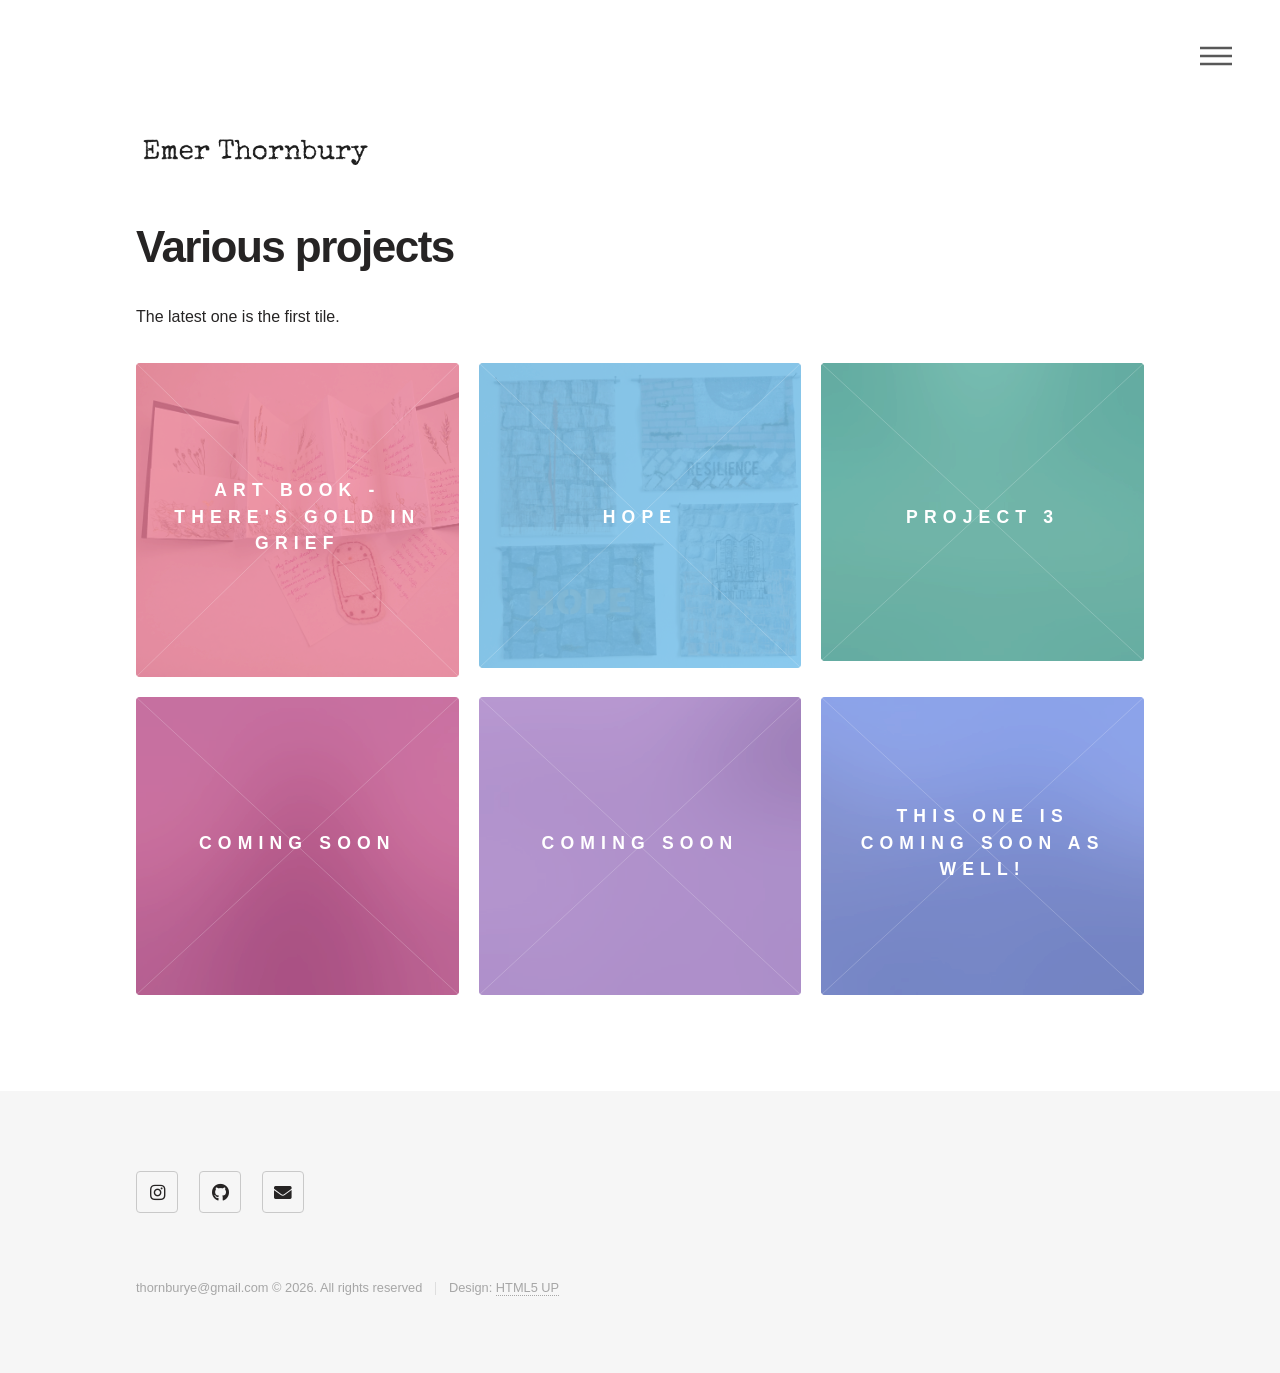
<file: index.html>
<!DOCTYPE HTML>
<!--
	Phantom by HTML5 UP
	html5up.net | @ajlkn
	Free for personal and commercial use under the CCA 3.0 license (html5up.net/license)
-->
<html>
	<head>
		<title>Emer Thornbury artist and educator personal website</title>
		<meta charset="utf-8" />
		<meta name="viewport" content="width=device-width, initial-scale=1, user-scalable=no" />
		<!-- favicon --> 
		<link rel="icon" type="image/png" href="images/favicon/favicon.ico" sizes="96x96" />
		<link rel="icon" type="image/svg+xml" href="images/favicon/favicon.svg" />
		<link rel="shortcut icon" href="images/favicon/favicon.ico" />
		<link rel="apple-touch-icon" sizes="180x180" href="images/favicon/apple-touch-icon.png" />
		<link rel="manifest" href="images/favicon/site.webmanifest" />
		
		<link rel="stylesheet" href="assets/css/main.css" />
		<noscript><link rel="stylesheet" href="assets/css/noscript.css" /></noscript>
	</head>
	<body class="is-preload">
		<!-- Wrapper -->
			<div id="wrapper">
				<!-- Header -->
				<header id="header">
					<div class="inner">
						<!-- Logo -->
						<a href="index.html" class="logo">
							<span class="symbol"><img src="images/logo.png" alt="Emer Thornbury" /></span>
						</a>
						<!-- Nav -->
						<nav>
							<ul>
								<li><a href="#menu">Menu</a></li>
							</ul>
						</nav>
					</div>
				</header>

				<!-- Menu -->
				<nav id="menu">
					<h2>Menu</h2>
					<ul>
						<li><a href="index.html">Home</a></li>
						<li><a href="about.html">About</a></li>
						<li><a href="thoughts.html">Thoughts</a></li>
					</ul>
				</nav>

				<!-- Main -->
				<div id="main">
					<div class="inner">
						<header>
							<h1>Various projects </h1>
							<p>The latest one is the first tile.</p>
						</header>
						<section class="tiles">
							<article class="style1">
								<span class="image">
									<img src="images/project1/book-flat-sml.png" alt="image of handmade art book" />
								</span>
								<a href="project1.html">
									<h2>Art Book - There's Gold in Grief</h2>
									<div class="content">
										<p></p>
									</div>
								</a>
							</article>
							<article class="style2">
								<span class="image">
									<img src="images/project2/full-set-sml.png" alt="image of 4 hand embroidered printed textile pieces" />
								</span>
								<a href="project2.html">
									<h2>HOPE</h2>
									<div class="content">
										<p>Printed Textiles</p>
									</div>
								</a>
							</article>
							<article class="style3">
								<span class="image">
									<img src="images/pic03.jpg" alt="" />
								</span>
								<a href="project-template.html">
									<h2>Project 3</h2>
									<div class="content">
										<p>Project 3</p>
									</div>
								</a>
							</article>
							<article class="style4">
								<span class="image">
									<img src="images/pic04.jpg" alt="" />
								</span>
								<a href="project-template.html">
									<h2>Coming soon</h2>
									<div class="content">
										<p>Details coming soon.</p>
									</div>
								</a>
							</article>
							<article class="style5">
								<span class="image">
									<img src="images/pic05.jpg" alt="" />
								</span>
								<a href="project-template.html">
									<h2>Coming soon</h2>
									<div class="content">
										<p>It's all a work in progress.</p>
									</div>
								</a>
							</article>
							<article class="style6">
								<span class="image">
									<img src="images/pic06.jpg" alt="" />
								</span>
								<a href="project-template.html">
									<h2>This one is coming soon as well!</h2>
									<div class="content">
										<p>All in it's own divine time.</p>
									</div>
								</a>
							</article>
							
						</section>
					</div>
				</div>

				<!-- Footer -->
				<footer id="footer">
					<div class="inner">						
						<section>
							<ul class="icons">
								<li><a href="https://www.instagram.com/emer.thornbury/" class="icon brands style2 fa-instagram" target="_blank"><span class="label">Instagram</span></a></li>
								<li><a href="https://github.com/ethornbury" class="icon brands style2 fa-github"  target="_blank"><span class="label">GitHub</span></a></li>
								<li><a href="mailto:thornburye@gmail.com" class="icon solid style2 fa-envelope"><span class="label">Email thornburye<!-- some -->@gmail.com</span></a></li>
								<!--
								<li><a href="#" class="icon solid style2 fa-phone"><span class="label">Phone</span></a></li>
								<li><a href="#" class="icon solid style2 fa-envelope"><span class="label">Email</span></a></li>
							-->
							</ul>
						</section>
						<ul class="copyright">
							<li><text x="50%" y="50%">thornburye@gmail.com</text> &copy; 2026. All rights reserved</li><li>Design: <a href="http://html5up.net">HTML5 UP</a></li>
					
						</ul>
					</div>
				</footer>

			</div>

		<!-- Scripts -->
		<script src="assets/js/jquery.min.js"></script>
		<script src="assets/js/browser.min.js"></script>
		<script src="assets/js/breakpoints.min.js"></script>
		<script src="assets/js/util.js"></script>
		<script src="assets/js/main.js"></script>

	</body>
</html>
</file>
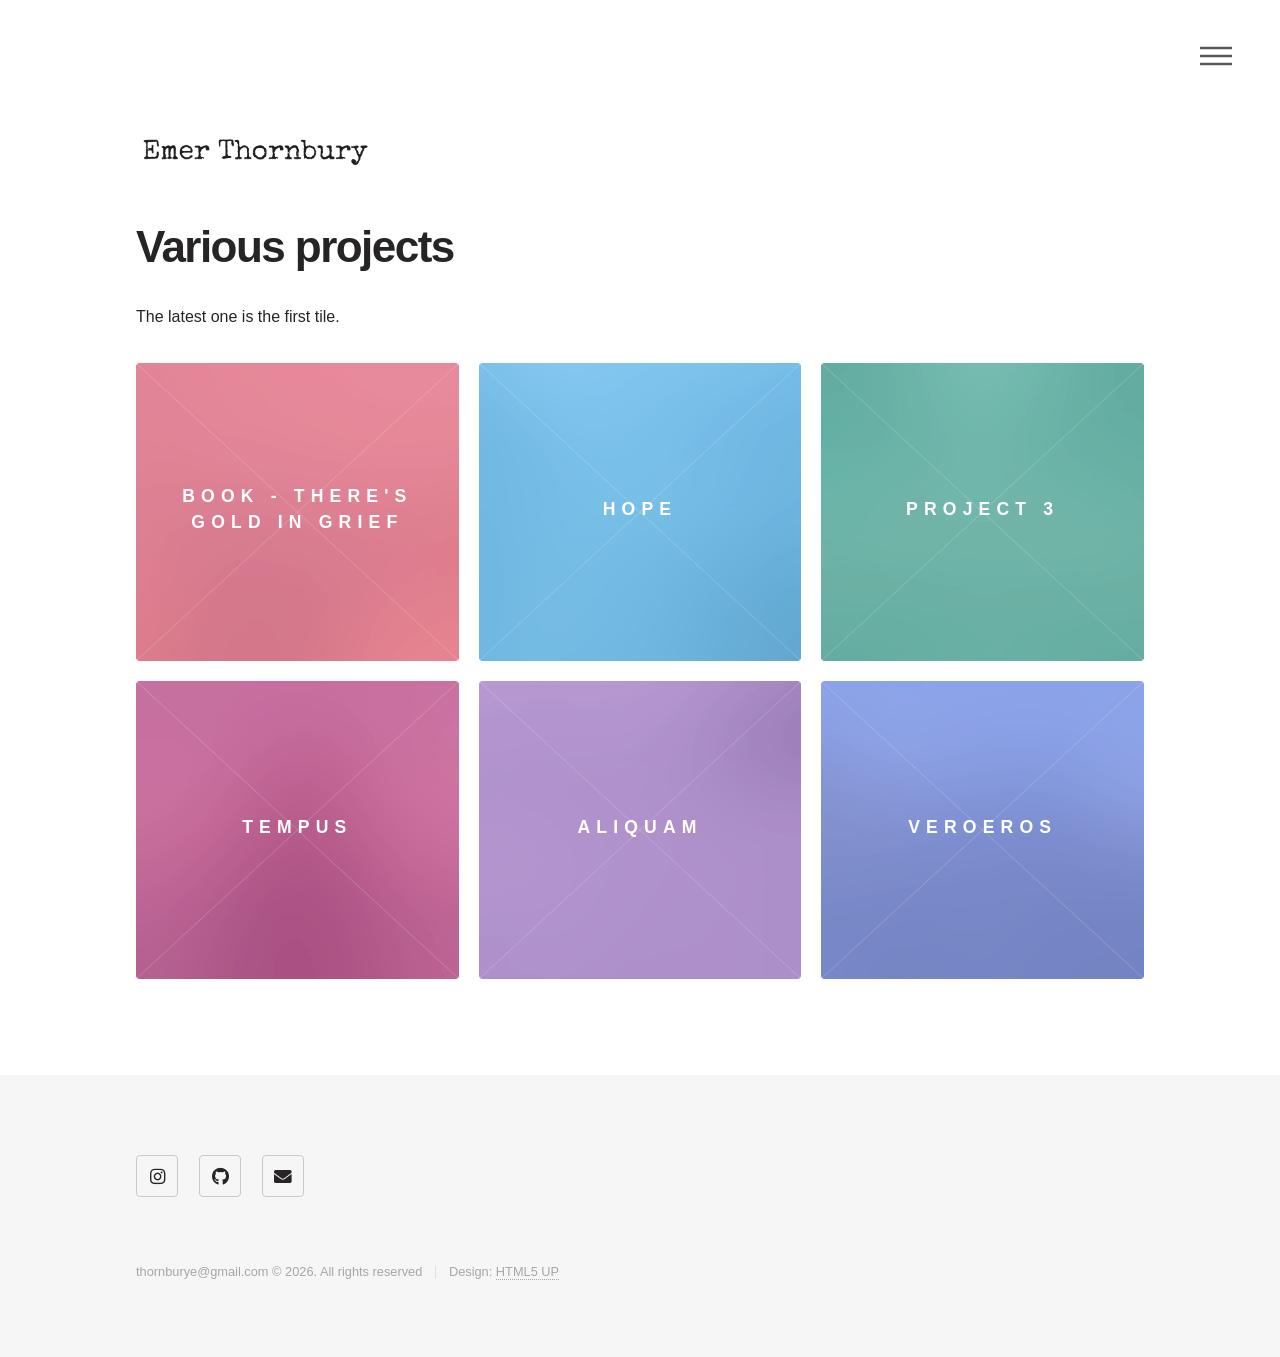
<file: site/index.html>
<!DOCTYPE HTML>
<!--
	Phantom by HTML5 UP
	html5up.net | @ajlkn
	Free for personal and commercial use under the CCA 3.0 license (html5up.net/license)
-->
<html>
	<head>
		<title>Emer Thornbury artist and educator personal website</title>
		<meta charset="utf-8" />
		<meta name="viewport" content="width=device-width, initial-scale=1, user-scalable=no" />
		<link rel="stylesheet" href="assets/css/main.css" />
		<noscript><link rel="stylesheet" href="assets/css/noscript.css" /></noscript>
	</head>
	<body class="is-preload">
		<!-- Wrapper -->
			<div id="wrapper">
				<!-- Header -->
				<header id="header">
					<div class="inner">
						<!-- Logo -->
						<a href="index.html" class="logo">
							<span class="symbol"><img src="images/logo.png" alt="Emer Thornbury" /></span>
						</a>
						<!-- Nav -->
						<nav>
							<ul>
								<li><a href="#menu">Menu</a></li>
							</ul>
						</nav>
					</div>
				</header>

				<!-- Menu -->
				<nav id="menu">
					<h2>Menu</h2>
					<ul>
						<li><a href="index.html">Home</a></li>
						<!--
						<li><a href="project1.html">Ipsum veroeros</a></li>
						<li><a href="project2.html">Tempus etiam</a></li>
						<li><a href="project3.html">Consequat dolor</a></li>
						-->
						<li><a href="about.html">About</a></li>
					</ul>
				</nav>

				<!-- Main -->
				<div id="main">
					<div class="inner">
						<header>
							<h1>Various projects </h1>
							<p>The latest one is the first tile.</p>
						</header>
						<section class="tiles">
							<article class="style1">
								<span class="image">
									<img src="images/pic01.jpg" alt="" />
								</span>
								<a href="project1.html">
									<h2>Book - There's Gold in Grief</h2>
									<div class="content">
										<p></p>
									</div>
								</a>
							</article>
							<article class="style2">
								<span class="image">
									<img src="images/pic02.jpg" alt="" />
								</span>
								<a href="project2.html">
									<h2>HOPE</h2>
									<div class="content">
										<p>Printed Textiles</p>
									</div>
								</a>
							</article>
							<article class="style3">
								<span class="image">
									<img src="images/pic03.jpg" alt="" />
								</span>
								<a href="project3.html">
									<h2>Project 3</h2>
									<div class="content">
										<p>Project 3</p>
									</div>
								</a>
							</article>
							<article class="style4">
								<span class="image">
									<img src="images/pic04.jpg" alt="" />
								</span>
								<a href="generic.html">
									<h2>Tempus</h2>
									<div class="content">
										<p>Sed nisl arcu euismod sit amet nisi lorem etiam dolor veroeros et feugiat.</p>
									</div>
								</a>
							</article>
							<article class="style5">
								<span class="image">
									<img src="images/pic05.jpg" alt="" />
								</span>
								<a href="generic.html">
									<h2>Aliquam</h2>
									<div class="content">
										<p>Sed nisl arcu euismod sit amet nisi lorem etiam dolor veroeros et feugiat.</p>
									</div>
								</a>
							</article>
							<article class="style6">
								<span class="image">
									<img src="images/pic06.jpg" alt="" />
								</span>
								<a href="generic.html">
									<h2>Veroeros</h2>
									<div class="content">
										<p>Sed nisl arcu euismod sit amet nisi lorem etiam dolor veroeros et feugiat.</p>
									</div>
								</a>
							</article>
							
						</section>
					</div>
				</div>

				<!-- Footer -->
				<footer id="footer">
					<div class="inner">						
						<section>
							<ul class="icons">
								<li><a href="https://www.instagram.com/emer.thornbury/" class="icon brands style2 fa-instagram" target="_blank"><span class="label">Instagram</span></a></li>
								<li><a href="https://github.com/ethornbury" class="icon brands style2 fa-github"  target="_blank"><span class="label">GitHub</span></a></li>
								<li><a href="mailto:thornburye@gmail.com" class="icon solid style2 fa-envelope"><span class="label">Email thornburye<!-- some -->@gmail.com</span></a></li>
								<!--
								<li><a href="#" class="icon solid style2 fa-phone"><span class="label">Phone</span></a></li>
								<li><a href="#" class="icon solid style2 fa-envelope"><span class="label">Email</span></a></li>
							-->
							</ul>
						</section>
						<ul class="copyright">
							<li><text x="50%" y="50%">thornburye@gmail.com</text> &copy; 2026. All rights reserved</li><li>Design: <a href="http://html5up.net">HTML5 UP</a></li>
					
						</ul>
					</div>
				</footer>

			</div>

		<!-- Scripts -->
		<script src="assets/js/jquery.min.js"></script>
		<script src="assets/js/browser.min.js"></script>
		<script src="assets/js/breakpoints.min.js"></script>
		<script src="assets/js/util.js"></script>
		<script src="assets/js/main.js"></script>

	</body>
</html>
</file>
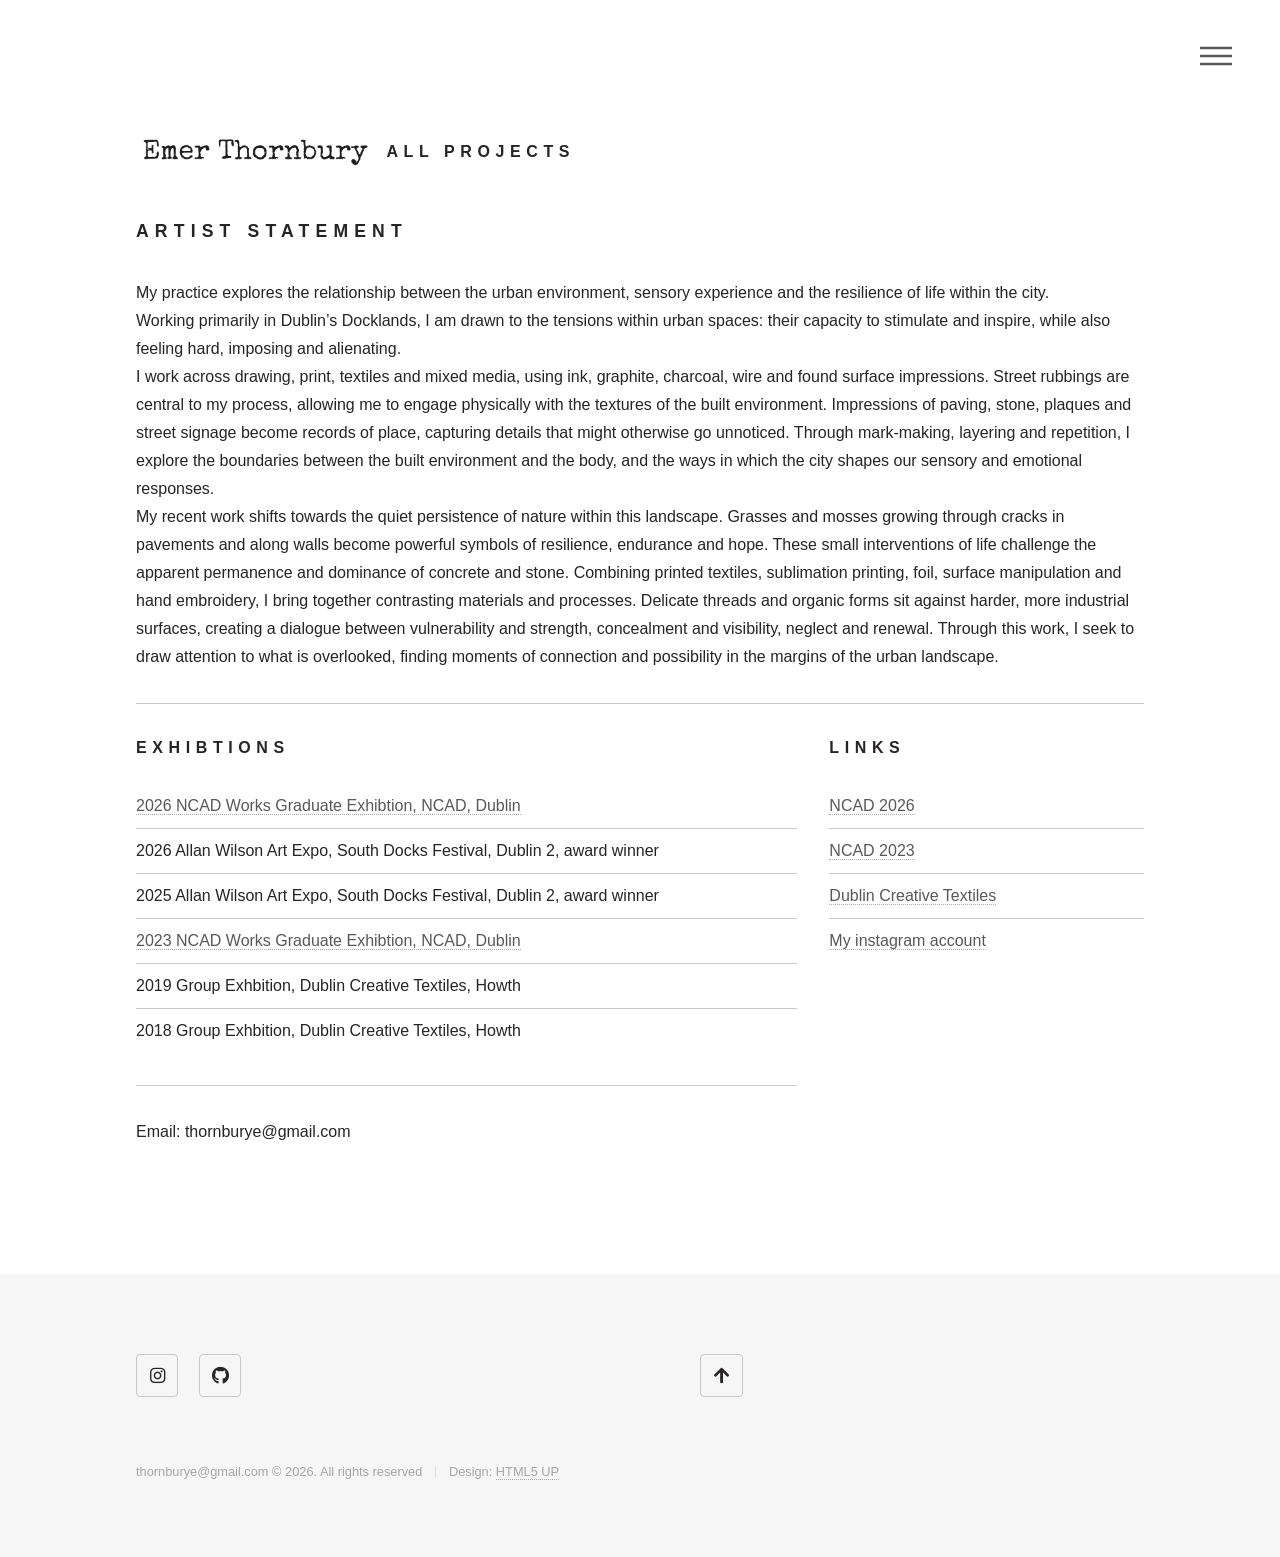
<file: about.html>
<!DOCTYPE HTML>
<!--
	Phantom by HTML5 UP
	html5up.net | @ajlkn
	Free for personal and commercial use under the CCA 3.0 license (html5up.net/license)
-->
<html>
	<head>
		<title>Emer Thornbury artist statement</title>
		<meta charset="utf-8" />
		<meta name="viewport" content="width=device-width, initial-scale=1, user-scalable=no" />
		<!-- favicon --> 
		<link rel="icon" type="image/png" href="images/favicon/favicon.ico" sizes="96x96" />
		<link rel="icon" type="image/svg+xml" href="images/favicon/favicon.svg" />
		<link rel="shortcut icon" href="images/favicon/favicon.ico" />
		<link rel="apple-touch-icon" sizes="180x180" href="images/favicon/apple-touch-icon.png" />
		<link rel="manifest" href="images/favicon/site.webmanifest" />
		
		<link rel="stylesheet" href="assets/css/main.css" />
		<noscript><link rel="stylesheet" href="assets/css/noscript.css" /></noscript>
	</head>
	<body class="is-preload">
		<!-- Wrapper -->
			<div id="wrapper">

				<!-- Header -->
				<header id="header">
					<div class="inner">
						<!-- Logo -->
						<a href="index.html" class="logo">
							<span class="symbol"><img src="images/logo.png" alt="" /></span><span class="title">All Projects</span>
						</a>
						<!-- Nav -->
						<nav>
							<ul>
								<li><a href="#menu">Menu</a></li>
							</ul>
						</nav>

					</div>
				</header>

				<!-- Menu -->
				<nav id="menu">
					<h2>Menu</h2>
					<ul>
						<li><a href="index.html">Home</a></li>
						<li><a href="about.html">About</a></li>
						<li><a href="thoughts.html">Thoughts</a></li>
					</ul>
				</nav>

				<!-- Main -->
				<div id="main">
					<div class="inner">
						<!-- Text -->
						<section>
							<h2>Artist statement</h2>
							<p>
								My practice explores the relationship between the urban environment, sensory experience and the resilience of life within the city. 
							<br>

								Working primarily in Dublin’s Docklands, I am drawn to the tensions within urban spaces: their capacity to stimulate and inspire, while also feeling hard, imposing and alienating.
							<br>
								I work across drawing, print, textiles and mixed media, using ink, graphite, charcoal, wire and found surface impressions. Street rubbings are central to my process, allowing me to engage physically with the textures of the built environment. Impressions of paving, stone, plaques and street signage become records of place, capturing details that might otherwise go unnoticed. Through mark-making, layering and repetition, I explore the boundaries between the built environment and the body, and the ways in which the city shapes our sensory and emotional responses.
							<br>
								My recent work shifts towards the quiet persistence of nature within this landscape. Grasses and mosses growing through cracks in pavements and along walls become powerful symbols of resilience, endurance and hope. These small interventions of life challenge the apparent permanence and dominance of concrete and stone.

Combining printed textiles, sublimation printing, foil, surface manipulation and hand embroidery, I bring together contrasting materials and processes. Delicate threads and organic forms sit against harder, more industrial surfaces, creating a dialogue between vulnerability and strength, concealment and visibility, neglect and renewal.

Through this work, I seek to draw attention to what is overlooked, finding moments of connection and possibility in the margins of the urban landscape.
							</p>

							<hr />

							<!--
							<blockquote>Fringilla nisl. Donec accumsan interdum nisi, quis tincidunt felis sagittis eget tempus euismod. Vestibulum ante ipsum primis in faucibus vestibulum. Blandit adipiscing eu felis iaculis volutpat ac adipiscing accumsan faucibus. Vestibulum ante ipsum primis in faucibus lorem ipsum dolor sit amet nullam adipiscing eu felis.</blockquote>
							-->
						</section>

					<!-- Lists -->
						<section>
							<div class="row">
								<div class="col-8 col-12-medium">
									<h3>Exhibtions</h3>
									<ul class="alt">
										<!--
										<li><a href="https://www.templebargallery.com/exhibitions/dublin-art-book-fair-2026" target="_blank">DABF 2026</a></li>
										-->
										
										<li><a href="https://2026.ncad.works/graduates/emer-thornbury" target="_blank">2026 NCAD Works Graduate Exhibtion, NCAD, Dublin</a></li>
										<li>2026 Allan Wilson Art Expo, South Docks Festival, Dublin 2, award winner</li>
										<li>2025 Allan Wilson Art Expo, South Docks Festival, Dublin 2, award winner</li>										
										<li><a href="https://2023.ncad.works/graduates/emer-thornbury" target="_blank">2023 NCAD Works Graduate Exhibtion, NCAD, Dublin</a></li>									
										<li>2019 Group Exhbition, Dublin Creative Textiles, Howth</li>
										<li>2018 Group Exhbition, Dublin Creative Textiles, Howth</li>
								
									</ul>
									<hr>
									<p>Email&colon; <text x="50%" y="50%">thornburye@gmail.com</text></p>

								</div>
								<div class="col-4 col-12-medium">
									<h3>Links</h3>
									<ul class="alt">
										<!--
										<li><a href="https://www.templebargallery.com/exhibitions/dublin-art-book-fair-2026" target="_blank">DABF 2026</a></li>
										-->
										
										<li><a href="https://2026.ncad.works/graduates/emer-thornbury" target="_blank">NCAD 2026</a></li>
										
										<li><a href="https://2023.ncad.works/graduates/emer-thornbury" target="_blank">NCAD 2023</a></li>
									
										<li><a href="https://dublincreativetextiles.com" target="_blank">Dublin Creative Textiles</a></li>
										
										<li><a href="https://www.instagram.com/emer.thornbury/" target="_blank">My instagram account</a></li>
									
									
									</ul>

								</div>
								<!--
								<div class="col-6 col-12-medium">
									
								</div>
								-->
							</div>
							
						
						</section>
					</div>
				</div>			

				<!-- Footer -->
				<footer id="footer">
					<div class="inner">						
						<section>
							<div class="row gtr-uniform">
							<div class="col-10 col-12-medium">
								<ul class="icons">

									<li><a href="https://www.instagram.com/emer.thornbury/" class="icon brands style2 fa-instagram" target="_blank"><span class="label">Instagram</span></a></li>
									<li><a href="https://github.com/ethornbury" class="icon brands style2 fa-github"  target="_blank"><span class="label">GitHub</span></a></li>
									<!--
									<li><a href="mailto:thornburye@gmail.com" class="icon solid style2 fa-envelope"><span class="label">Email</span></a></li>
									-->

								</ul>
							</div>
							
							<div class="col-2 col-12-medium">
								<ul class="icons">
									<li><a href="#" class="icon solid style2 fa-arrow-up"><span class="label">Arrow up</span></a></li>
								</ul>
							</div>
							</div>
						</section>
						<ul class="copyright">
							<li><text x="50%" y="50%">thornburye@gmail.com</text> &copy; 2026. All rights reserved</li><li>Design: <a href="http://html5up.net">HTML5 UP</a></li>
					
						</ul>
					</div>
				</footer>

			</div>
			
		<!-- Scripts -->
			<script src="assets/js/jquery.min.js"></script>
			<script src="assets/js/browser.min.js"></script>
			<script src="assets/js/breakpoints.min.js"></script>
			<script src="assets/js/util.js"></script>
			<script src="assets/js/main.js"></script>

	</body>
</html>
</file>
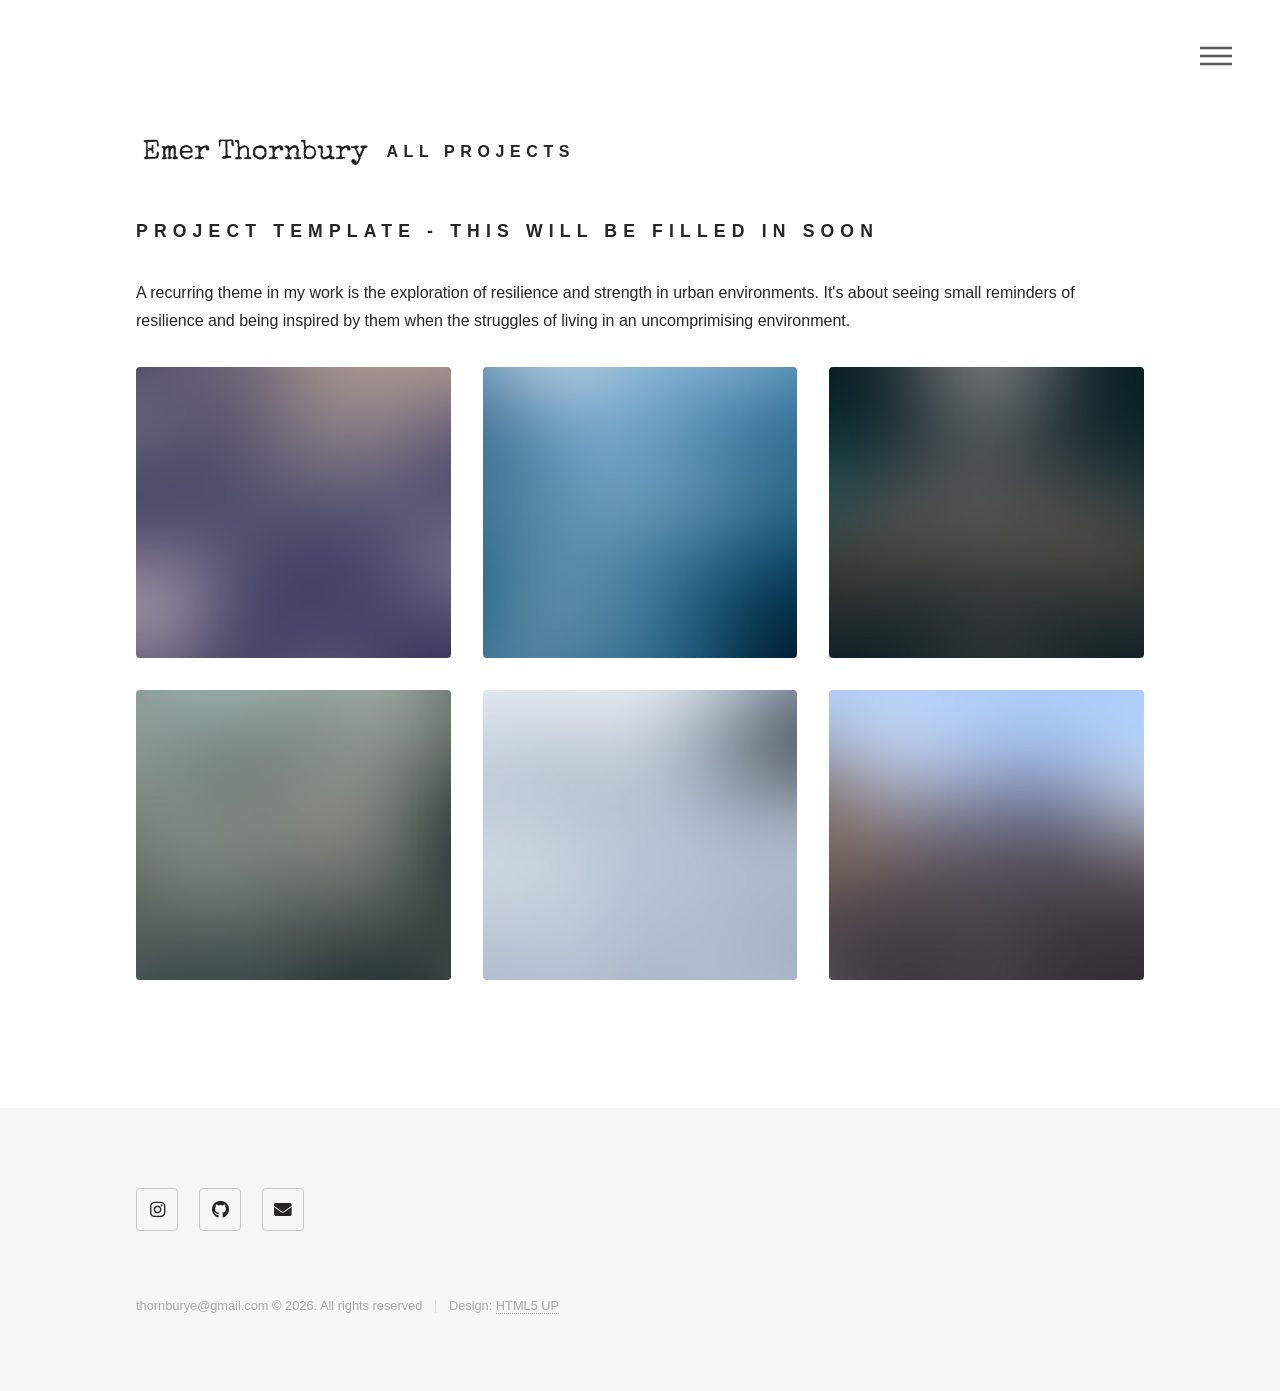
<file: project-template.html>
<!DOCTYPE HTML>
<!--
	Phantom by HTML5 UP
	html5up.net | @ajlkn
	Free for personal and commercial use under the CCA 3.0 license (html5up.net/license)
-->
<html>
	<head>
		<title>Emer Thornbury artist and educator personal website - Project details</title>
		<meta charset="utf-8" />
		<meta name="viewport" content="width=device-width, initial-scale=1, user-scalable=no" />
		<!-- favicon --> 
		<link rel="icon" type="image/png" href="images/favicon/favicon.ico" sizes="96x96" />
		<link rel="icon" type="image/svg+xml" href="images/favicon/favicon.svg" />
		<link rel="shortcut icon" href="images/favicon/favicon.ico" />
		<link rel="apple-touch-icon" sizes="180x180" href="images/favicon/apple-touch-icon.png" />
		<link rel="manifest" href="images/favicon/site.webmanifest" />
		
		<link rel="stylesheet" href="assets/css/main.css" />
		<noscript><link rel="stylesheet" href="assets/css/noscript.css" /></noscript>
	</head>
	<body class="is-preload">
		<!-- Wrapper -->
			<div id="wrapper">

				<!-- Header -->
					<header id="header">
						<div class="inner">

							<!-- Logo -->
								<a href="index.html" class="logo">
									<span class="symbol"><img src="images/logo.png" alt="" /></span><span class="title">All Projects</span>
								</a>

							<!-- Nav -->
								<nav>
									<ul>
										<li><a href="#menu">Menu</a></li>
									</ul>
								</nav>

						</div>
					</header>

				<!-- Menu -->
					<nav id="menu">
						<h2>Menu</h2>
						<ul>
							<li><a href="index.html">Home</a></li>
							<li><a href="about.html">About</a></li>
						</ul>
					</nav>

				<!-- Main -->
					<div id="main">
						<div class="inner">
							<h2>Project template - this will be filled in soon</h2>

							<p>A recurring theme in my work is the exploration of resilience and strength in urban environments. It's about seeing small reminders of resilience and being inspired by them when the struggles of living in an uncomprimising environment.</p>

							<div class="box alt">
								<div class="row gtr-uniform">
									<!--
									<div class="col-12"><span class="image fit"><img src="images/pic13.jpg" alt="" /></span></div>
									-->
									<!--
									<div class="col-4">
										<span class="image fit"><img src="images/project2/embroidery-planning.png" alt="" /></span>
										<p>Embroidery planning</p>
									</div>
									-->
									
									
									
									<div class="col-4"><span class="image fit"><img src="images/pic08.jpg" alt="" /></span></div>
									<div class="col-4"><span class="image fit"><img src="images/pic02.jpg" alt="" /></span></div>
									<div class="col-4"><span class="image fit"><img src="images/pic03.jpg" alt="" /></span></div>
									<div class="col-4"><span class="image fit"><img src="images/pic07.jpg" alt="" /></span></div>
									<div class="col-4"><span class="image fit"><img src="images/pic05.jpg" alt="" /></span></div>
									<div class="col-4"><span class="image fit"><img src="images/pic06.jpg" alt="" /></span></div>
								</div>
							</div>						
	

						</div>
					</div>

				<!-- Footer -->
				<footer id="footer">
					<div class="inner">						
						<section>
							<ul class="icons">
								<li><a href="https://www.instagram.com/emer.thornbury/" class="icon brands style2 fa-instagram" target="_blank"><span class="label">Instagram</span></a></li>
								<li><a href="https://github.com/ethornbury" class="icon brands style2 fa-github"  target="_blank"><span class="label">GitHub</span></a></li>
								<li><a href="mailto:thornburye@gmail.com" class="icon solid style2 fa-envelope"><span class="label">Email thornburye<!-- some -->@gmail.com</span></a></li>
								<!--
								<li><a href="#" class="icon solid style2 fa-phone"><span class="label">Phone</span></a></li>
								<li><a href="#" class="icon solid style2 fa-envelope"><span class="label">Email</span></a></li>
							-->
							</ul>
						</section>
						<ul class="copyright">
							<li><text x="50%" y="50%">thornburye@gmail.com</text> &copy; 2026. All rights reserved</li><li>Design: <a href="http://html5up.net">HTML5 UP</a></li>
					
						</ul>
					</div>
				</footer>

			</div>

		<!-- Scripts -->
			<script src="assets/js/jquery.min.js"></script>
			<script src="assets/js/browser.min.js"></script>
			<script src="assets/js/breakpoints.min.js"></script>
			<script src="assets/js/util.js"></script>
			<script src="assets/js/main.js"></script>

	</body>
</html>
</file>
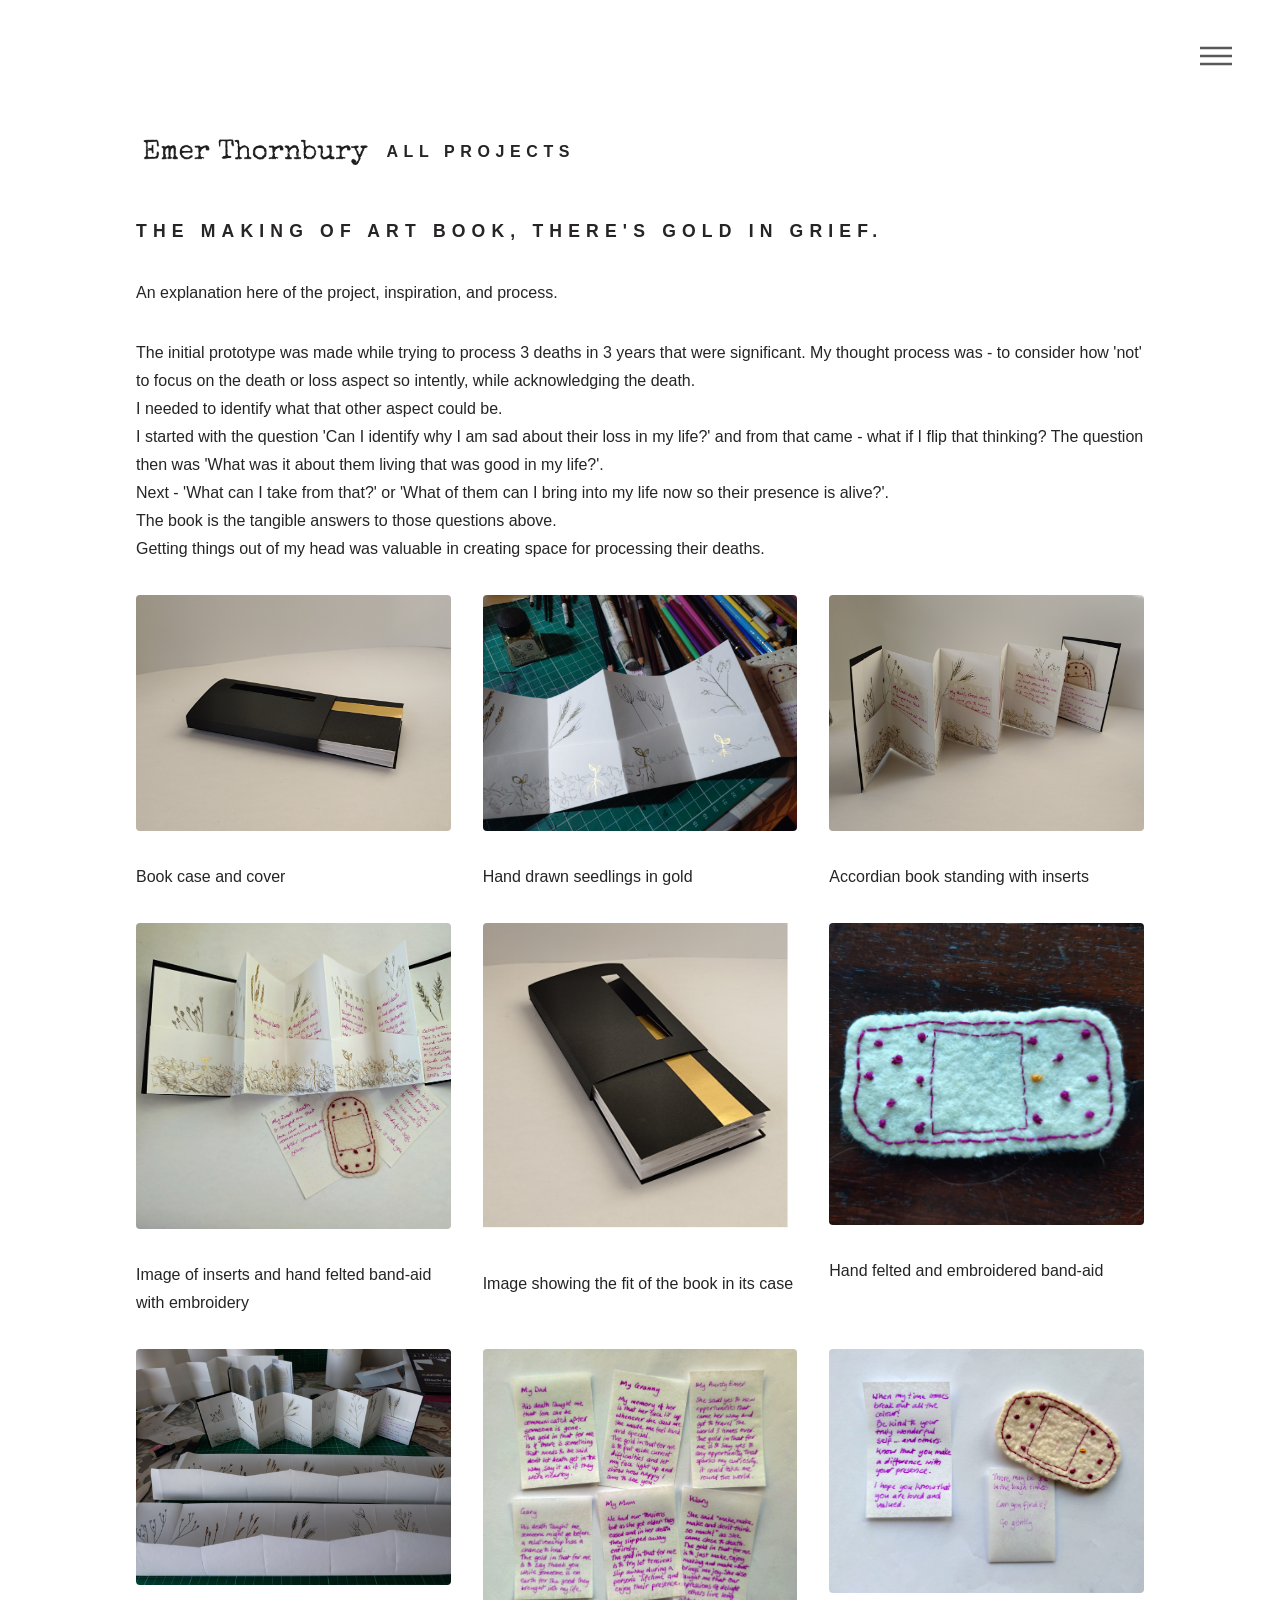
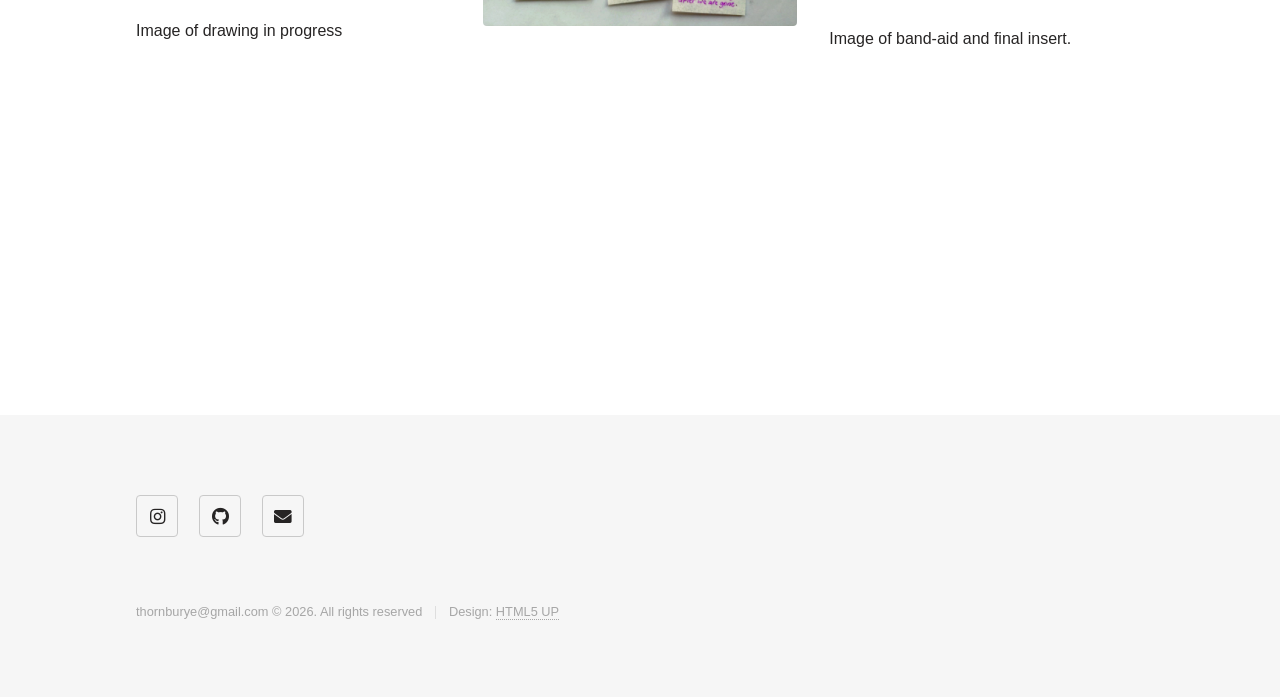
<file: project1.html>
<!DOCTYPE HTML>
<!--
	Phantom by HTML5 UP
	html5up.net | @ajlkn
	Free for personal and commercial use under the CCA 3.0 license (html5up.net/license)
-->
<html>
	<head>
		<title>Emer Thornbury artist and educator personal website - Project details</title>
		<meta charset="utf-8" />
		<meta name="viewport" content="width=device-width, initial-scale=1, user-scalable=no" />
		<!-- favicon --> 
		<link rel="icon" type="image/png" href="images/favicon/favicon.ico" sizes="96x96" />
		<link rel="icon" type="image/svg+xml" href="images/favicon/favicon.svg" />
		<link rel="shortcut icon" href="images/favicon/favicon.ico" />
		<link rel="apple-touch-icon" sizes="180x180" href="images/favicon/apple-touch-icon.png" />
		<link rel="manifest" href="images/favicon/site.webmanifest" />

		<link rel="stylesheet" href="assets/css/main.css" />
		<noscript><link rel="stylesheet" href="assets/css/noscript.css" /></noscript>
	</head>
	<body class="is-preload">
		<!-- Wrapper -->
			<div id="wrapper">

				<!-- Header -->
					<header id="header">
						<div class="inner">

							<!-- Logo -->
								<a href="index.html" class="logo">
									<span class="symbol"><img src="images/logo.png" alt="" /></span><span class="title">All Projects</span>
								</a>

							<!-- Nav -->
								<nav>
									<ul>
										<li><a href="#menu">Menu</a></li>
									</ul>
								</nav>

						</div>
					</header>

				<!-- Menu -->
					<nav id="menu">
						<h2>Menu</h2>
						<ul>
							<li><a href="index.html">Home</a></li>
							<li><a href="about.html">About</a></li>
							<li><a href="thoughts.html">Thoughts</a></li>
						</ul>
					</nav>

				<!-- Main -->
					<div id="main">
						<div class="inner">
							<h2>The making of art book, There's Gold in Grief.</h2>

							<p>An explanation here of the project, inspiration, and process.</p>
							<p>The initial prototype was made while trying to process 3 deaths in 3 years that were significant. 
								My thought process was - to consider how 'not' to focus on the death or loss aspect so intently, 
								while acknowledging the death. <br>I needed to identify what that other aspect could be.  <br>
								I started with the question 'Can I identify why I am sad about their loss in my life?' and 
								from that came - what if I flip that thinking? The question then was 'What was it about them living that was good in my life?'. 
								<br>Next - 'What can I take from that?' or 'What of them can I bring into my life now so their presence is alive?'.							<br>The book is the tangible answers to those questions above. 
								<br>Getting things out of my head was valuable in creating space for processing their deaths. </p>
							<div class="box alt">
								<div class="row gtr-uniform">
									
									<div class="col-4">
										<span class="image fit"><img src="images/project1/book-case.JPG" alt="image of hand made book and case" /></span>
										<p>Book case and cover</p>
									</div>

									<div class="col-4"><span class="image fit"><img src="images/project1/book-seed-details.JPG" alt="hand-drawwn seeds" /></span>
										<p>Hand drawn seedlings in gold</p>
									</div>
									
									<div class="col-4"><span class="image fit"><img src="images/project1/book-standing.JPG" alt="image of book standing" /></span>
										<p>Accordian book standing with inserts</p>
									</div>
									<div class="col-4"><span class="image fit"><img src="images/project1/book-flat-sml.png" alt="book and inserts more details" /></span>
										<p>Image of inserts and hand felted band-aid with embroidery</p>
									</div>
									<div class="col-4"><span class="image fit"><img src="images/project1/cover-with-gold-resize.png" alt="cover from another angle" /></span>
										<p>Image showing the fit of the book in its case</p>
									</div>
									<div class="col-4"><span class="image fit"><img src="images/project1/embroidered-bandaid-sml.png" alt="hand-drawwn seeds" /></span>
										<p>Hand felted and embroidered band-aid</p>
									</div>
									<div class="col-4"><span class="image fit"><img src="images/project1/drawing-background.JPG" alt="hand-drawwn seeds" /></span>
										<p>Image of drawing in progress</p>
									</div>
									<div class="col-4"><span class="image fit"><img src="images/project1/inserts.png" alt="hand-drawwn seeds" /></span>
									</div>
									<div class="col-4"><span class="image fit"><img src="images/project1/band-aid_final_insert.png" alt="hand-drawwn seeds" /></span>
										<p>Image of band-aid and final insert. </p>
									</div>
								</div>
								<div class="row gtr-uniform">
									<div class="col-6"><span class="image fit">
										<iframe width="400" height="225" src="https://www.youtube.com/embed/0tCUQijlGck?si=deGORmz6jBCoKS11" title="YouTube video player" frameborder="0" allow="accelerometer; autoplay; clipboard-write; encrypted-media; gyroscope; picture-in-picture; web-share" referrerpolicy="strict-origin-when-cross-origin" allowfullscreen>
										</iframe>
										</span>
									</div>
								</div>

							</div>
						</div>						
	

						
					</div>

				<!-- Footer -->
				<footer id="footer">
					<div class="inner">						
						<section>
							<ul class="icons">
								<li><a href="https://www.instagram.com/emer.thornbury/" class="icon brands style2 fa-instagram" target="_blank"><span class="label">Instagram</span></a></li>
								<li><a href="https://github.com/ethornbury" class="icon brands style2 fa-github"  target="_blank"><span class="label">GitHub</span></a></li>
								<li><a href="mailto:thornburye@gmail.com" class="icon solid style2 fa-envelope"><span class="label">Email thornburye<!-- some -->@gmail.com</span></a></li>
								<!--
								<li><a href="#" class="icon solid style2 fa-phone"><span class="label">Phone</span></a></li>
								<li><a href="#" class="icon solid style2 fa-envelope"><span class="label">Email</span></a></li>
							-->
							</ul>
						</section>
						<ul class="copyright">
							<li><text x="50%" y="50%">thornburye@gmail.com</text> &copy; 2026. All rights reserved</li><li>Design: <a href="http://html5up.net">HTML5 UP</a></li>
					
						</ul>
					</div>
				</footer>

			</div>

		<!-- Scripts -->
			<script src="assets/js/jquery.min.js"></script>
			<script src="assets/js/browser.min.js"></script>
			<script src="assets/js/breakpoints.min.js"></script>
			<script src="assets/js/util.js"></script>
			<script src="assets/js/main.js"></script>

	</body>
</html>
</file>
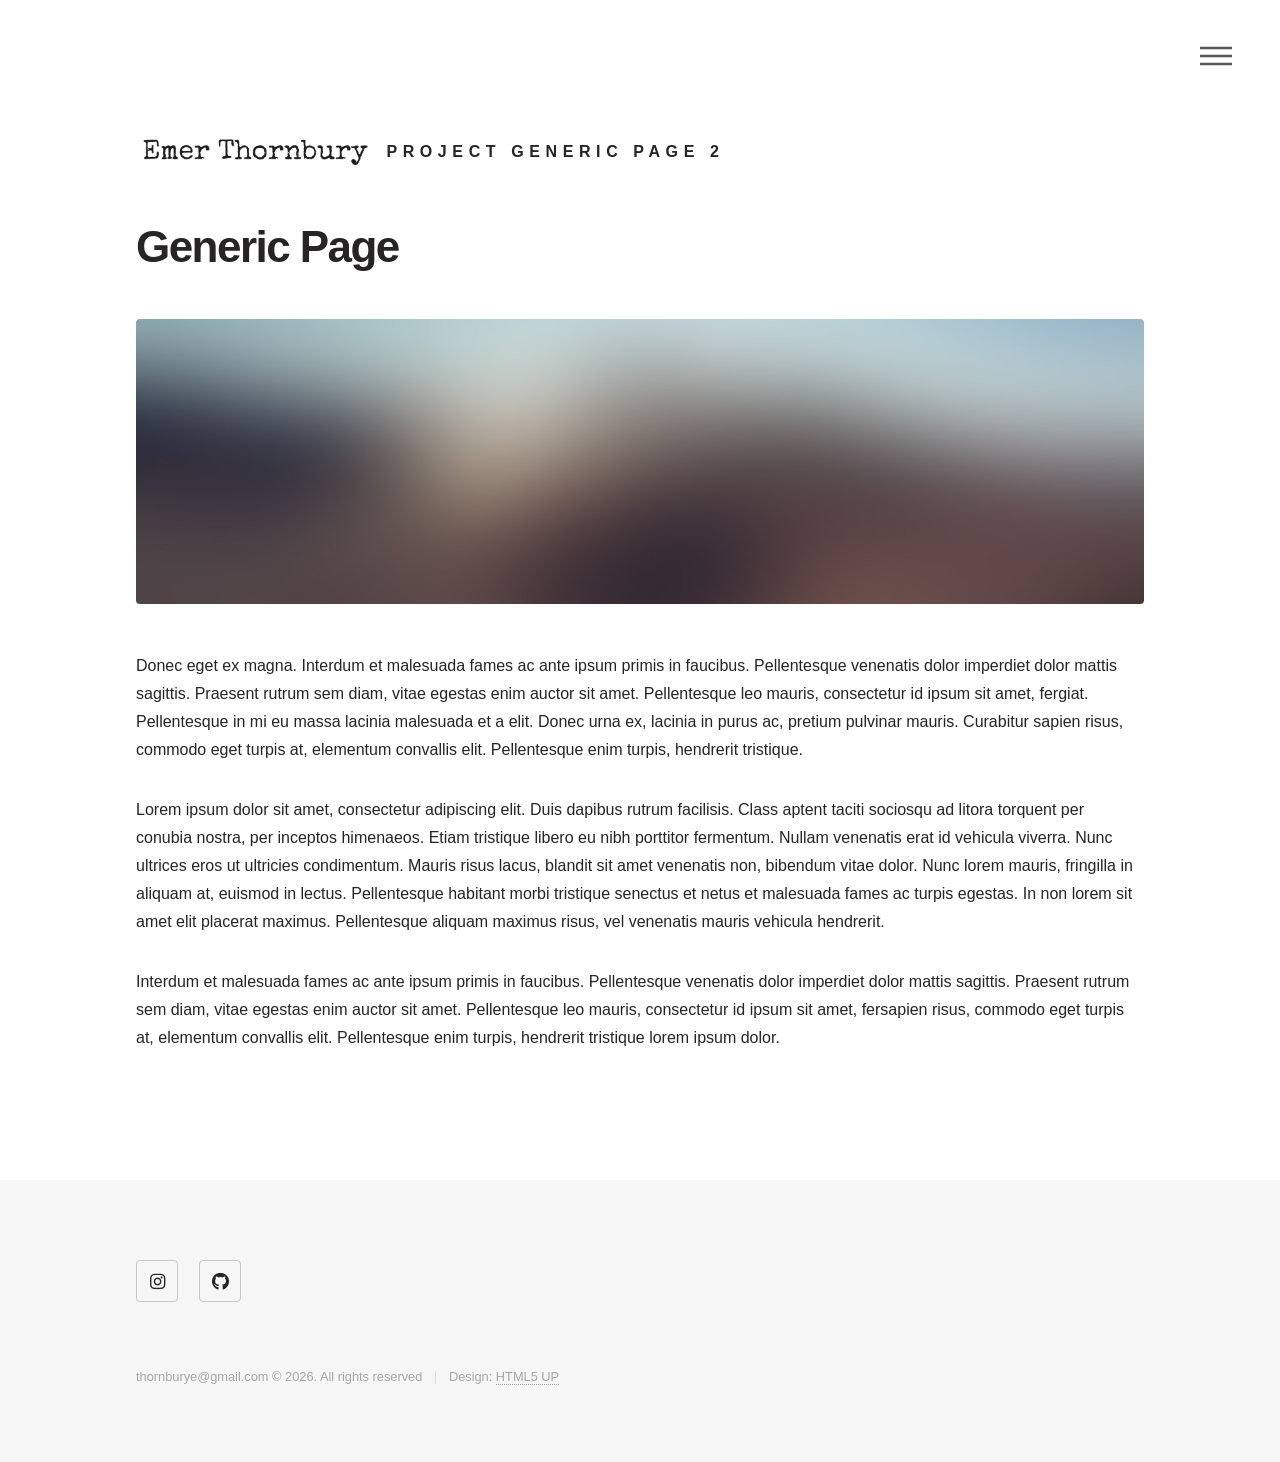
<file: project2-old.html>
<!DOCTYPE HTML>
<!--
	Phantom by HTML5 UP
	html5up.net | @ajlkn
	Free for personal and commercial use under the CCA 3.0 license (html5up.net/license)
-->
<html>
	<head>
		<title>Project details</title>
		<meta charset="utf-8" />
		<meta name="viewport" content="width=device-width, initial-scale=1, user-scalable=no" />
		<link rel="stylesheet" href="assets/css/main.css" />
		<noscript><link rel="stylesheet" href="assets/css/noscript.css" /></noscript>
	</head>
	<body class="is-preload">
		<!-- Wrapper -->
			<div id="wrapper">

				<!-- Header -->
					<header id="header">
						<div class="inner">

							<!-- Logo -->
								<a href="index.html" class="logo">
									<span class="symbol"><img src="images/logo.png" alt="" /></span><span class="title">Project generic page 2</span>
								</a>

							<!-- Nav -->
								<nav>
									<ul>
										<li><a href="#menu">Menu</a></li>
									</ul>
								</nav>

						</div>
					</header>

				<!-- Menu -->
					<nav id="menu">
						<h2>Menu</h2>
						<ul>
							<li><a href="index.html">Home</a></li>
							<li><a href="about.html">About</a></li>
						</ul>
					</nav>

				<!-- Main -->
					<div id="main">
						<div class="inner">
							<h1>Generic Page</h1>
							<span class="image main"><img src="images/pic13.jpg" alt="" /></span>
							<p>Donec eget ex magna. Interdum et malesuada fames ac ante ipsum primis in faucibus. Pellentesque venenatis dolor imperdiet dolor mattis sagittis. Praesent rutrum sem diam, vitae egestas enim auctor sit amet. Pellentesque leo mauris, consectetur id ipsum sit amet, fergiat. Pellentesque in mi eu massa lacinia malesuada et a elit. Donec urna ex, lacinia in purus ac, pretium pulvinar mauris. Curabitur sapien risus, commodo eget turpis at, elementum convallis elit. Pellentesque enim turpis, hendrerit tristique.</p>
							<p>Lorem ipsum dolor sit amet, consectetur adipiscing elit. Duis dapibus rutrum facilisis. Class aptent taciti sociosqu ad litora torquent per conubia nostra, per inceptos himenaeos. Etiam tristique libero eu nibh porttitor fermentum. Nullam venenatis erat id vehicula viverra. Nunc ultrices eros ut ultricies condimentum. Mauris risus lacus, blandit sit amet venenatis non, bibendum vitae dolor. Nunc lorem mauris, fringilla in aliquam at, euismod in lectus. Pellentesque habitant morbi tristique senectus et netus et malesuada fames ac turpis egestas. In non lorem sit amet elit placerat maximus. Pellentesque aliquam maximus risus, vel venenatis mauris vehicula hendrerit.</p>
							<p>Interdum et malesuada fames ac ante ipsum primis in faucibus. Pellentesque venenatis dolor imperdiet dolor mattis sagittis. Praesent rutrum sem diam, vitae egestas enim auctor sit amet. Pellentesque leo mauris, consectetur id ipsum sit amet, fersapien risus, commodo eget turpis at, elementum convallis elit. Pellentesque enim turpis, hendrerit tristique lorem ipsum dolor.</p>
						</div>
					</div>

				<!-- Footer -->
					<!-- Footer -->
					<footer id="footer">
						<div class="inner">						
							<section>
								<ul class="icons">

									<li><a href="https://www.instagram.com/emer.thornbury/" class="icon brands style2 fa-instagram" target="_blank"><span class="label">Instagram</span></a></li>
									<li><a href="https://github.com/ethornbury" class="icon brands style2 fa-github"  target="_blank"><span class="label">GitHub</span></a></li>
									<!--
									<li><a href="#" class="icon solid style2 fa-phone"><span class="label">Phone</span></a></li>
									<li><a href="#" class="icon solid style2 fa-envelope"><span class="label">Email</span></a></li>
								-->
								</ul>
							</section>
							<ul class="copyright">
								<li><text x="50%" y="50%">thornburye@gmail.com</text> &copy; 2026. All rights reserved</li><li>Design: <a href="http://html5up.net">HTML5 UP</a></li>
						
							</ul>
						</div>
					</footer>

			</div>

		<!-- Scripts -->
			<script src="assets/js/jquery.min.js"></script>
			<script src="assets/js/browser.min.js"></script>
			<script src="assets/js/breakpoints.min.js"></script>
			<script src="assets/js/util.js"></script>
			<script src="assets/js/main.js"></script>

	</body>
</html>
</file>
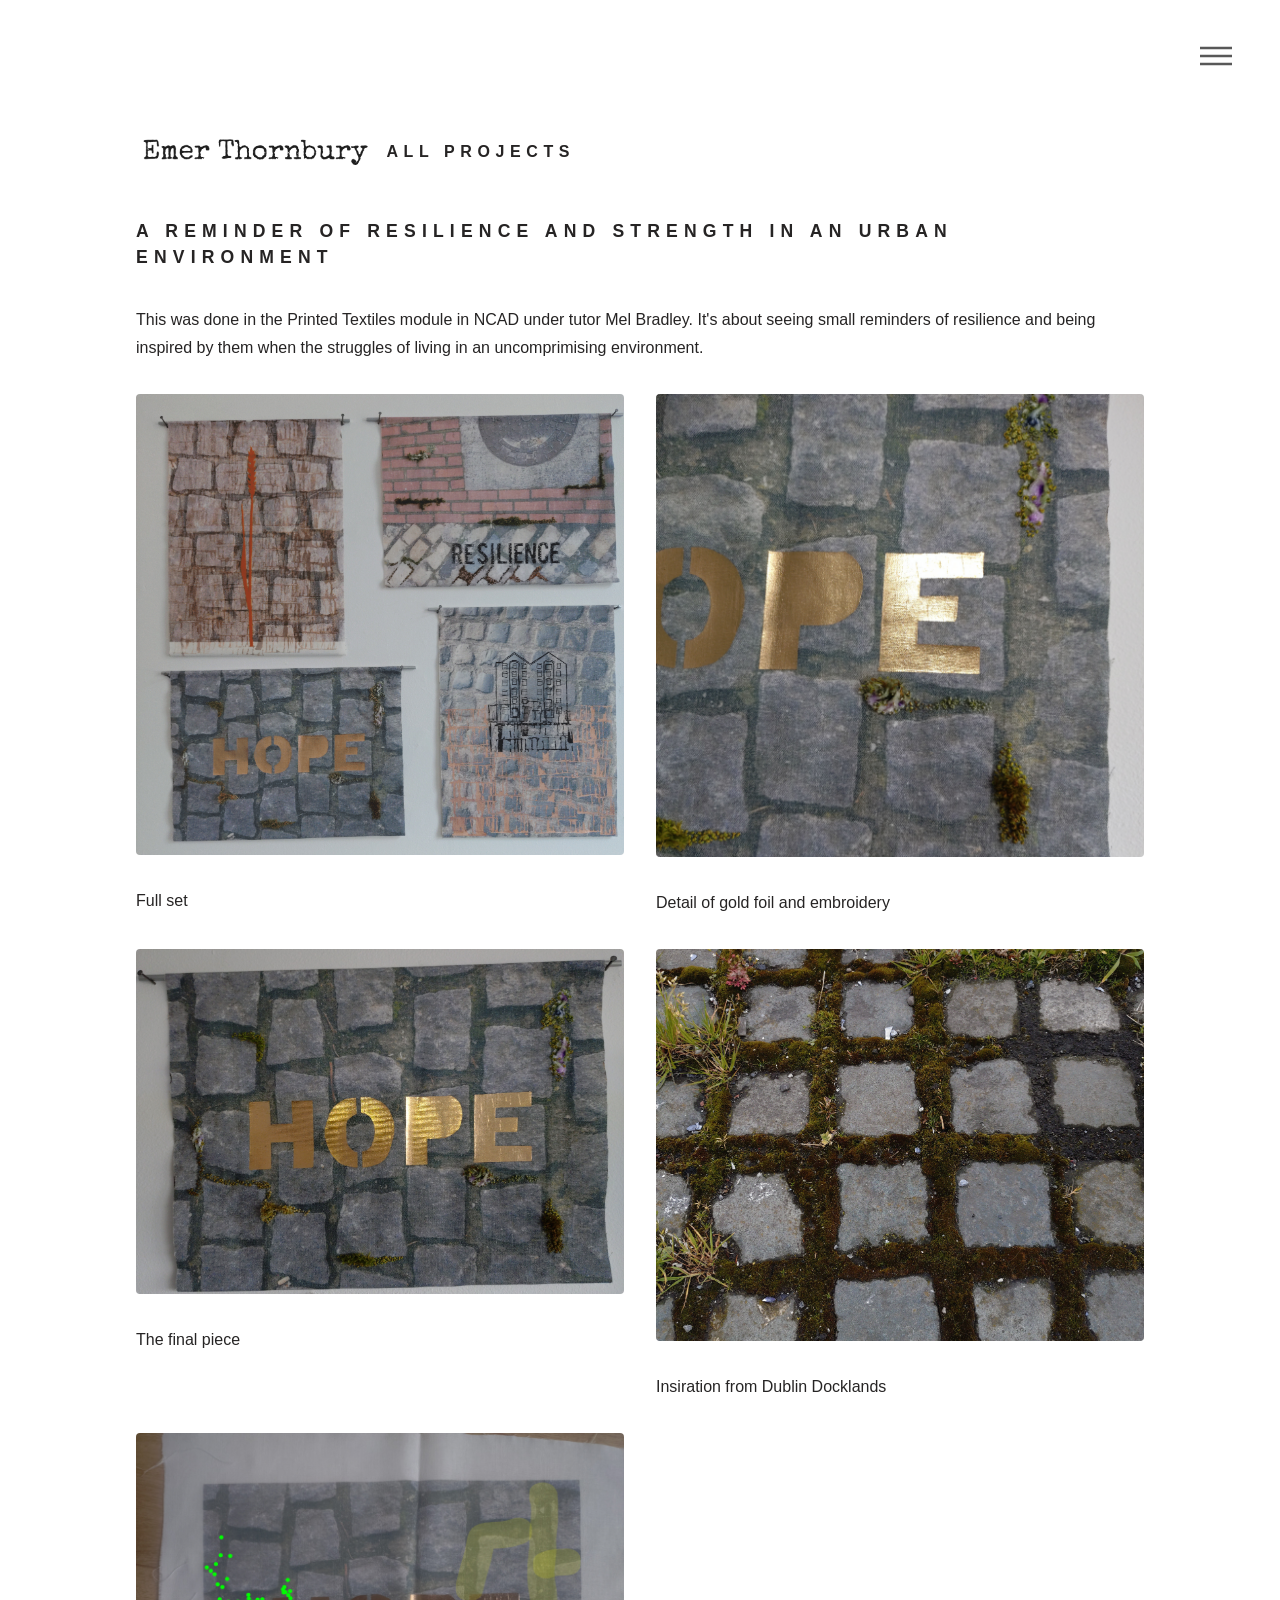
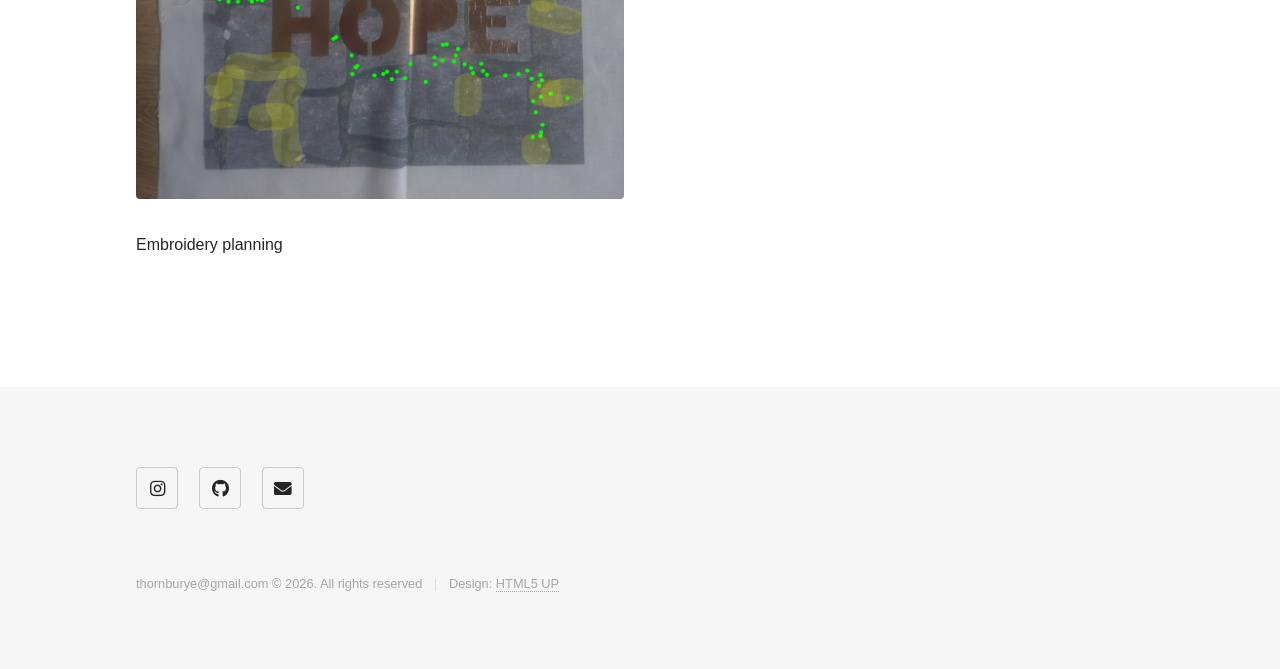
<file: project2.html>
<!DOCTYPE HTML>
<!--
	Phantom by HTML5 UP
	html5up.net | @ajlkn
	Free for personal and commercial use under the CCA 3.0 license (html5up.net/license)
-->
<html>
	<head>
		<title>Emer Thornbury artist and educator personal website - Project details</title>
		<meta charset="utf-8" />
		<meta name="viewport" content="width=device-width, initial-scale=1, user-scalable=no" />
		<!-- favicon --> 
		<link rel="icon" type="image/png" href="images/favicon/favicon.ico" sizes="96x96" />
		<link rel="icon" type="image/svg+xml" href="images/favicon/favicon.svg" />
		<link rel="shortcut icon" href="images/favicon/favicon.ico" />
		<link rel="apple-touch-icon" sizes="180x180" href="images/favicon/apple-touch-icon.png" />
		<link rel="manifest" href="images/favicon/site.webmanifest" />
		
		<link rel="stylesheet" href="assets/css/main.css" />
		<noscript><link rel="stylesheet" href="assets/css/noscript.css" /></noscript>
	</head>
	<body class="is-preload">
		<!-- Wrapper -->
			<div id="wrapper">

				<!-- Header -->
					<header id="header">
						<div class="inner">

							<!-- Logo -->
								<a href="index.html" class="logo">
									<span class="symbol"><img src="images/logo.png" alt="" /></span><span class="title">All Projects</span>
								</a>

							<!-- Nav -->
								<nav>
									<ul>
										<li><a href="#menu">Menu</a></li>
									</ul>
								</nav>

						</div>
					</header>

				<!-- Menu -->
					<nav id="menu">
						<h2>Menu</h2>
						<ul>
							<li><a href="index.html">Home</a></li>
							<li><a href="about.html">About</a></li>
							<li><a href="thoughts.html">Thoughts</a></li>
						</ul>
					</nav>

				<!-- Main -->
					<div id="main">
						<div class="inner">
							<h2>A Reminder of Resilience and Strength in an Urban Environment</h2>

							<p>This was done in the Printed Textiles module in NCAD under tutor Mel Bradley. It's about seeing small reminders of resilience and being inspired by them when the struggles of living in an uncomprimising environment.</p>

							 <div class="box alt">
								<div class="row gtr-uniform"> 

									<!--
									<div class="col-12"><span class="image fit"><img src="images/pic13.jpg" alt="" /></span></div>
									-->

									
									
									<div class="col-6"><span class="image fit"><img src="images/project2/full-set-sml.png" alt="" /></span>
										<p>Full set</p>
									</div>
									<div class="col-6"><span class="image fit"><img src="images/project2/HOPE_detail-resize.png" alt="" /></span>
										<p>Detail of gold foil and embroidery</p>
									</div>
									
									
									<div class="col-6">
										<span class="image fit"><img src="images/project2/hope-final.png" alt="" /></span>
										<p>The final piece</p>
									</div>
									<div class="col-6">
										<span class="image fit"><img src="images/project2/inspiration-sml.png" alt="" /></span>
										<p>Insiration from Dublin Docklands</p>
									</div>
									<div class="col-6">
										<span class="image fit"><img src="images/project2/embroidery-planning.png" alt="" /></span>
										<p>Embroidery planning</p>
									</div>
								</div> 
							</div>				
	

						</div>
					</div>

				<!-- Footer -->
				<footer id="footer">
					<div class="inner">						
						<section>
							<ul class="icons">
								<li><a href="https://www.instagram.com/emer.thornbury/" class="icon brands style2 fa-instagram" target="_blank"><span class="label">Instagram</span></a></li>
								<li><a href="https://github.com/ethornbury" class="icon brands style2 fa-github"  target="_blank"><span class="label">GitHub</span></a></li>
								<li><a href="mailto:thornburye@gmail.com" class="icon solid style2 fa-envelope"><span class="label">Email thornburye<!-- some -->@gmail.com</span></a></li>
								<!--
								<li><a href="#" class="icon solid style2 fa-phone"><span class="label">Phone</span></a></li>
								<li><a href="#" class="icon solid style2 fa-envelope"><span class="label">Email</span></a></li>
							-->
							</ul>
						</section>
						<ul class="copyright">
							<li><text x="50%" y="50%">thornburye@gmail.com</text> &copy; 2026. All rights reserved</li><li>Design: <a href="http://html5up.net">HTML5 UP</a></li>
					
						</ul>
					</div>
				</footer>

			</div>

		<!-- Scripts -->
			<script src="assets/js/jquery.min.js"></script>
			<script src="assets/js/browser.min.js"></script>
			<script src="assets/js/breakpoints.min.js"></script>
			<script src="assets/js/util.js"></script>
			<script src="assets/js/main.js"></script>

	</body>
</html>
</file>
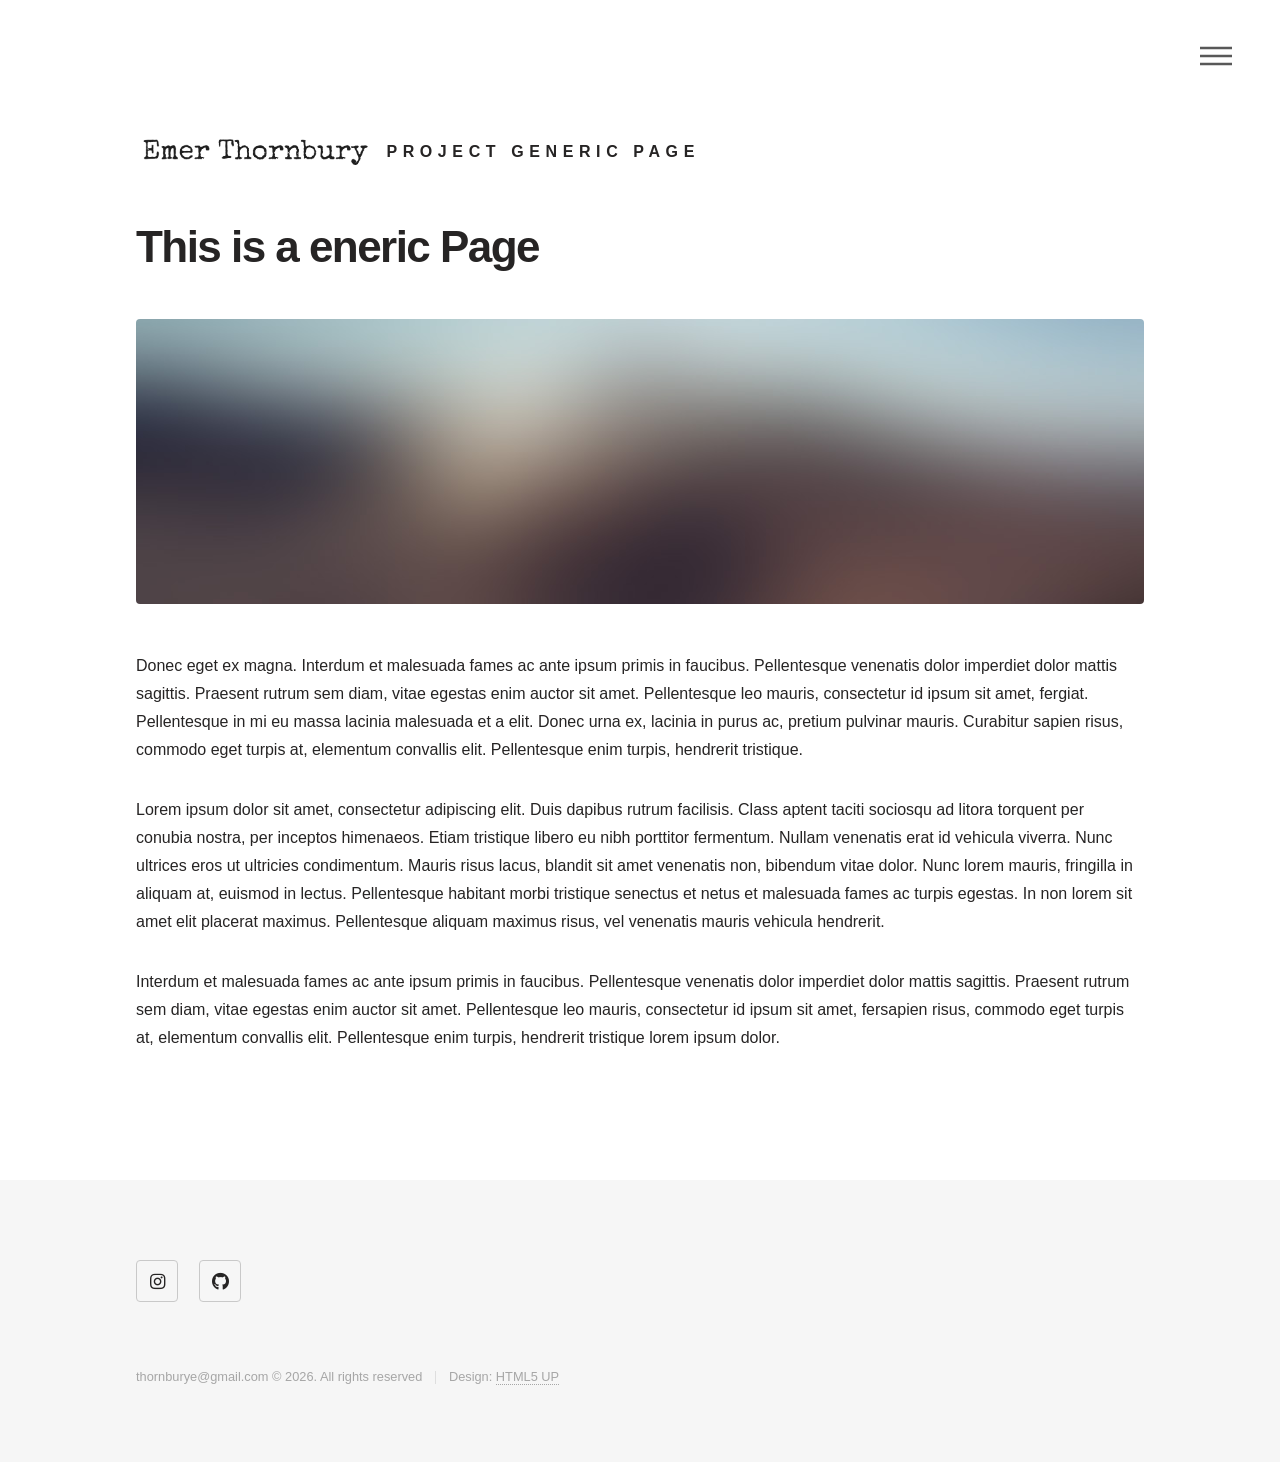
<file: project3.html>
<!DOCTYPE HTML>
<!--
	Phantom by HTML5 UP
	html5up.net | @ajlkn
	Free for personal and commercial use under the CCA 3.0 license (html5up.net/license)
-->
<html>
	<head>
		<title>Project details</title>
		<meta charset="utf-8" />
		<meta name="viewport" content="width=device-width, initial-scale=1, user-scalable=no" />
		<link rel="stylesheet" href="assets/css/main.css" />
		<noscript><link rel="stylesheet" href="assets/css/noscript.css" /></noscript>
	</head>
	<body class="is-preload">
		<!-- Wrapper -->
			<div id="wrapper">

				<!-- Header -->
					<header id="header">
						<div class="inner">

							<!-- Logo -->
								<a href="index.html" class="logo">
									<span class="symbol"><img src="images/logo.png" alt="" /></span><span class="title">Project generic page</span>
								</a>

							<!-- Nav -->
								<nav>
									<ul>
										<li><a href="#menu">Menu</a></li>
									</ul>
								</nav>

						</div>
					</header>

				<!-- Menu -->
					<nav id="menu">
						<h2>Menu</h2>
						<ul>
							<li><a href="index.html">Home</a></li>
							<li><a href="about.html">About</a></li>
						</ul>
					</nav>

				<!-- Main -->
					<div id="main">
						<div class="inner">
							<h1>This is a eneric Page</h1>
							<span class="image main"><img src="images/pic13.jpg" alt="" /></span>
							<p>Donec eget ex magna. Interdum et malesuada fames ac ante ipsum primis in faucibus. Pellentesque venenatis dolor imperdiet dolor mattis sagittis. Praesent rutrum sem diam, vitae egestas enim auctor sit amet. Pellentesque leo mauris, consectetur id ipsum sit amet, fergiat. Pellentesque in mi eu massa lacinia malesuada et a elit. Donec urna ex, lacinia in purus ac, pretium pulvinar mauris. Curabitur sapien risus, commodo eget turpis at, elementum convallis elit. Pellentesque enim turpis, hendrerit tristique.</p>
							<p>Lorem ipsum dolor sit amet, consectetur adipiscing elit. Duis dapibus rutrum facilisis. Class aptent taciti sociosqu ad litora torquent per conubia nostra, per inceptos himenaeos. Etiam tristique libero eu nibh porttitor fermentum. Nullam venenatis erat id vehicula viverra. Nunc ultrices eros ut ultricies condimentum. Mauris risus lacus, blandit sit amet venenatis non, bibendum vitae dolor. Nunc lorem mauris, fringilla in aliquam at, euismod in lectus. Pellentesque habitant morbi tristique senectus et netus et malesuada fames ac turpis egestas. In non lorem sit amet elit placerat maximus. Pellentesque aliquam maximus risus, vel venenatis mauris vehicula hendrerit.</p>
							<p>Interdum et malesuada fames ac ante ipsum primis in faucibus. Pellentesque venenatis dolor imperdiet dolor mattis sagittis. Praesent rutrum sem diam, vitae egestas enim auctor sit amet. Pellentesque leo mauris, consectetur id ipsum sit amet, fersapien risus, commodo eget turpis at, elementum convallis elit. Pellentesque enim turpis, hendrerit tristique lorem ipsum dolor.</p>
						</div>
					</div>

				<!-- Footer -->
					<!-- Footer -->
					<footer id="footer">
						<div class="inner">						
							<section>
								<ul class="icons">

									<li><a href="https://www.instagram.com/emer.thornbury/" class="icon brands style2 fa-instagram" target="_blank"><span class="label">Instagram</span></a></li>
									<li><a href="https://github.com/ethornbury" class="icon brands style2 fa-github"  target="_blank"><span class="label">GitHub</span></a></li>
									<!--
									<li><a href="#" class="icon solid style2 fa-phone"><span class="label">Phone</span></a></li>
									<li><a href="#" class="icon solid style2 fa-envelope"><span class="label">Email</span></a></li>
								-->
								</ul>
							</section>
							<ul class="copyright">
								<li><text x="50%" y="50%">thornburye@gmail.com</text> &copy; 2026. All rights reserved</li><li>Design: <a href="http://html5up.net">HTML5 UP</a></li>
						
							</ul>
						</div>
					</footer>

			</div>

		<!-- Scripts -->
			<script src="assets/js/jquery.min.js"></script>
			<script src="assets/js/browser.min.js"></script>
			<script src="assets/js/breakpoints.min.js"></script>
			<script src="assets/js/util.js"></script>
			<script src="assets/js/main.js"></script>

	</body>
</html>
</file>
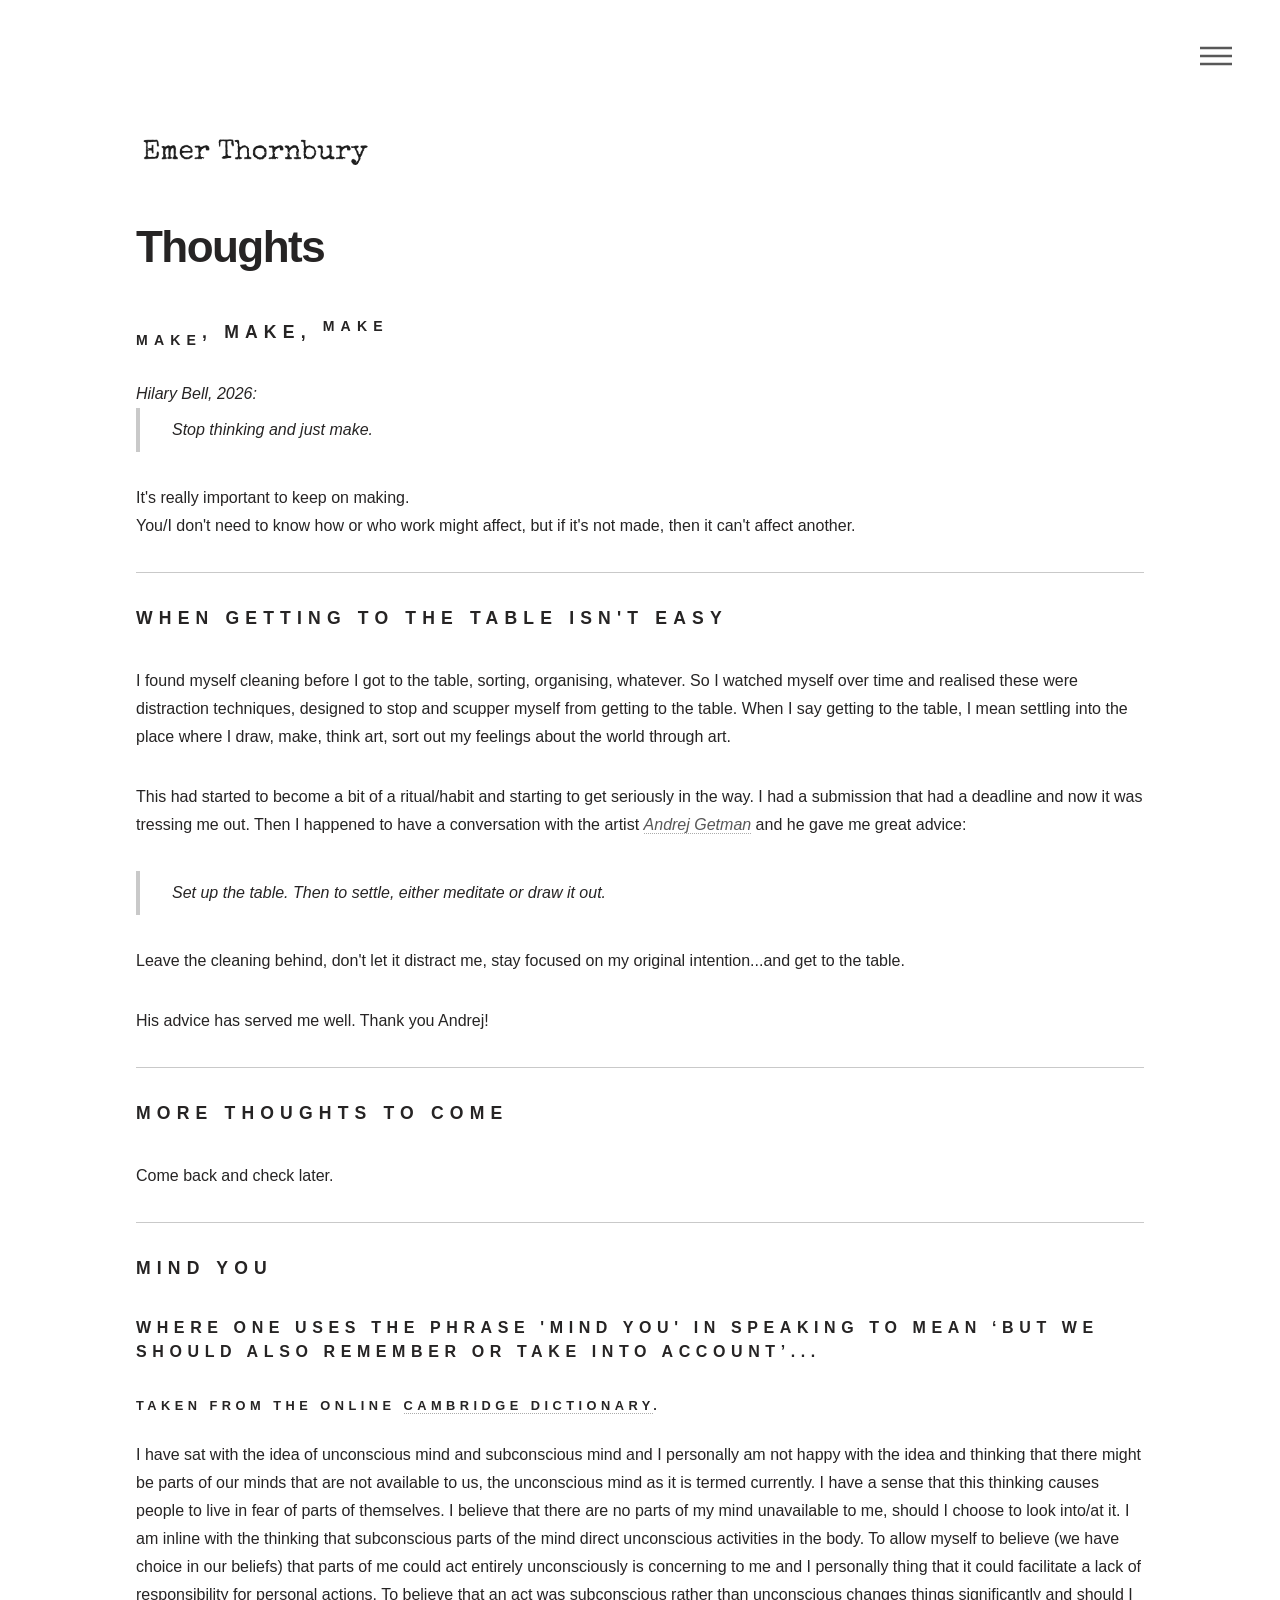
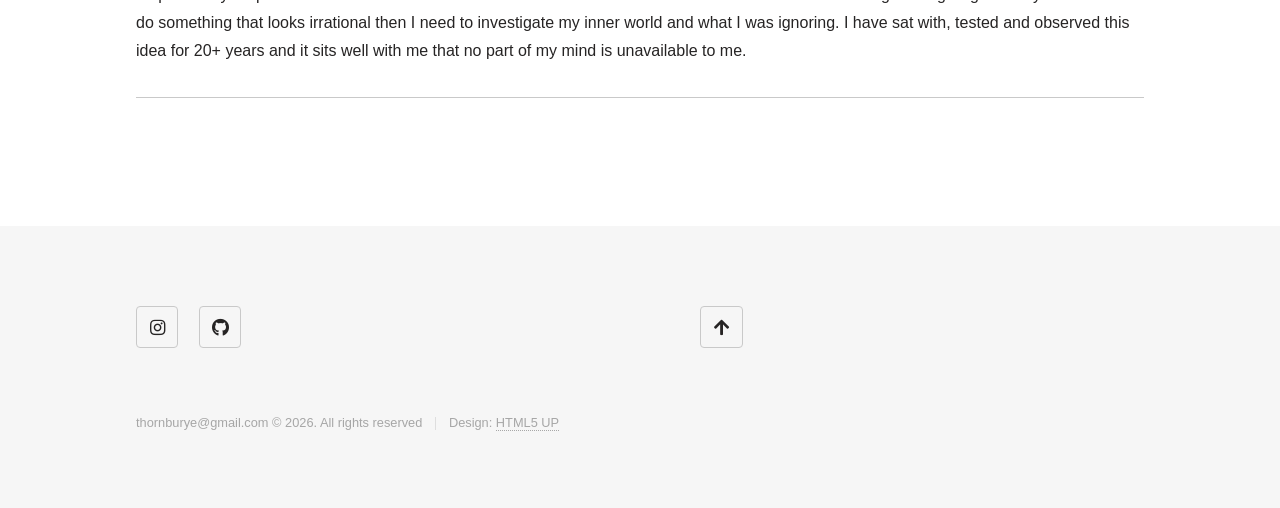
<file: thoughts.html>
<!DOCTYPE HTML>
<!--
	Phantom by HTML5 UP
	html5up.net | @ajlkn
	Free for personal and commercial use under the CCA 3.0 license (html5up.net/license)
-->
<html>
	<head>
		<title>Thoughts.....captured.....to remind myself.....and maybe help another</title>
		<meta charset="utf-8" />
		<meta name="viewport" content="width=device-width, initial-scale=1, user-scalable=no" />
		<link rel="stylesheet" href="assets/css/main.css" />
		<noscript><link rel="stylesheet" href="assets/css/noscript.css" /></noscript>
	</head>
	<body class="is-preload">
		<!-- Wrapper -->
			<div id="wrapper">

				<!-- Header -->
				<header id="header">
					<div class="inner">
						<!-- Logo -->
						<a href="index.html" class="logo">
							<span class="symbol"><img src="images/logo.png" alt="Emer Thornbury" /></span>
						</a>
						<!-- Nav -->
						<nav>
							<ul>
								<li><a href="#menu">Menu</a></li>
							</ul>
						</nav>
					</div>
				</header>

				<!-- Menu -->
				<nav id="menu">
					<h2>Menu</h2>
					<ul>
						<li><a href="index.html">Home</a></li>
						<li><a href="about.html">About</a></li>
						<li><a href="thoughts.html">Thoughts</a></li>
					</ul>
				</nav>

				<!-- Main -->
					<div id="main">
						<div class="inner">
							<h1>Thoughts</h1>

							<!-- Text -->
							<section>
								<h2><sub>MAKE</sub>, MAKE, <sup>MAKE</sup></h2>
	
								<figure>
									<figcaption><i>Hilary Bell, 2026:</i></figcaption>
									<blockquote>
											Stop thinking and just make.
									</blockquote>
								</figure>
								<p> It's really important to keep on making.
								<br>You&#47;I don't need to know how or who work might affect, but if it's not made, then it can't affect another. </p>
								<hr>
								<h2>When getting to the table isn't easy</h2>
								<p>I found myself cleaning before I got to the table, sorting, organising, whatever. So I watched myself over time and realised these were distraction techniques, designed to stop and scupper myself from getting to the table. When I say getting to the table, I mean settling into the place where I draw, make, think art, sort out my feelings about the world through art.  </p>
								<p>This had started to become a bit of a ritual/habit and starting to get seriously in the way. I had a submission that had a deadline and now it was tressing me out. Then I happened to have a conversation with the artist <a href="https://www.instagram.com/andrej.getman/" target="_blank"><i>Andrej Getman</i></a> and he gave me great advice: </p>
								<figure>
									<!-- <figcaption><i>Andrej Getman:</i></figcaption> -->
									<blockquote>Set up the table. Then to settle, either meditate or draw it out.</blockquote>
								
								</figure>
								
								<p>Leave the cleaning behind, don't let it distract me, stay focused on my original intention...and get to the table. </p><p>His advice has served me well. Thank you Andrej!</p>
								
								<hr>
								<h2>More thoughts to come</h2>
								<p> Come back and check later.</p>
								<hr>
								<h2>mind you</h2>
								<h3>Where one uses the phrase 'mind you' in speaking to mean ‘but we should also remember or take into account’...</h3> 
									<h6>taken from the online <a href="https://dictionary.cambridge.org/grammar/british-grammar/mind" target="_blank">cambridge dictionary</a>. </h6>
								<p>I have sat with the idea of unconscious mind and subconscious mind and 
									I personally am not happy with the idea and thinking that there might be parts
									 of our minds that are not available to us, the unconscious mind as it is
									  termed currently. I have a sense that this thinking causes people to live 
									  in fear of parts of themselves. I believe that there are no parts of my mind
									   unavailable to me, should I choose to look into/at it. I am inline with the
									    thinking that subconscious parts of the mind direct unconscious activities
										 in the body. To allow myself to believe (we have choice in our beliefs) that 
										 parts of me could act entirely unconsciously is concerning to
										  me and I personally thing that it could facilitate a lack of responsibility 
										  for personal actions. To believe 
										  that an act was subconscious rather than unconscious changes things significantly
										   and should I do something that looks irrational then I need to investigate my
										    inner world and what I was ignoring. I have sat with, tested and observed this idea for 20+ years and it sits
											   well with me that no part of my mind is unavailable to me.</p>
								<hr>

								<!--

								<p>This is <b>bold</b> and this is <strong>strong</strong>. This is <i>italic</i> and this is <em>emphasized</em>.
								This is <sup>superscript</sup> text and this is <sub>subscript</sub> text.
								This is <u>underlined</u> and this is code: <code>for (;;) { ... }</code>. Finally, <a href="#">this is a link</a>.</p>
								<hr />
								<p>Nunc lacinia ante nunc ac lobortis. Interdum adipiscing gravida odio porttitor sem non mi integer non faucibus ornare mi ut ante amet placerat aliquet. Volutpat eu sed ante lacinia sapien lorem accumsan varius montes viverra nibh in adipiscing blandit tempus accumsan.</p>
								<hr />
								<h2>Heading Level 2</h2>
								<h3>Heading Level 3</h3>

								<hr />
								<h3>Blockquote</h3>
								<blockquote>Creativity takes courage.
								</blockquote>
								<cite class="author"><i>Henri Matisse</i></cite>
								<h3>Preformatted</h3>
								<pre><code>i = 0;

while (!deck.isInOrder()) {
    print 'Iteration ' + i;
    deck.shuffle();
    i++;
}

print 'It took ' + i + ' iterations to sort the deck.';</code></pre>
							</section>
-->
	
							<!-- Image 
								<section>
								
									<h3>Left &amp; Right</h3>
									<p><span class="image left">
											<img src="images/pic14.jpg" alt="" />
										</span>
										Fringilla nisl. Donec accumsan interdum nisi, quis tincidunt felis sagittis eget. tempus euismod. Vestibulum ante ipsum primis in faucibus vestibulum. Blandit adipiscing eu felis iaculis volutpat ac adipiscing accumsan eu faucibus. Integer ac pellentesque praesent tincidunt felis sagittis eget. tempus euismod. Vestibulum ante ipsum primis in faucibus vestibulum. Blandit adipiscing eu felis iaculis volutpat ac adipiscing accumsan eu faucibus. Integer ac pellentesque praesent. Donec accumsan interdum nisi, quis tincidunt felis sagittis eget. tempus euismod. Vestibulum ante ipsum primis in faucibus vestibulum. Blandit adipiscing eu felis iaculis volutpat ac adipiscing accumsan eu faucibus. Integer ac pellentesque praesent tincidunt felis sagittis eget. tempus euismod. Vestibulum ante ipsum primis in faucibus vestibulum. Blandit adipiscing eu felis iaculis volutpat ac adipiscing accumsan eu faucibus. Integer ac pellentesque praesent. Blandit adipiscing eu felis iaculis volutpat ac adipiscing accumsan eu faucibus. Integer ac pellentesque praesent tincidunt felis sagittis eget. tempus euismod. Vestibulum ante ipsum primis in faucibus vestibulum. Blandit adipiscing eu felis iaculis volutpat ac adipiscing accumsan eu faucibus. Integer ac pellentesque praesent.</p>
									<p><span class="image right"><img src="images/pic15.jpg" alt="" /></span>
										Fringilla nisl. Donec accumsan interdum nisi, quis tincidunt felis sagittis eget. tempus euismod. Vestibulum ante ipsum primis in faucibus vestibulum. Blandit adipiscing eu felis iaculis volutpat ac adipiscing accumsan eu faucibus. Integer ac pellentesque praesent tincidunt felis sagittis eget. tempus euismod. Vestibulum ante ipsum primis in faucibus vestibulum. Blandit adipiscing eu felis iaculis volutpat ac adipiscing accumsan eu faucibus. Integer ac pellentesque praesent. Donec accumsan interdum nisi, quis tincidunt felis sagittis eget. tempus euismod. Vestibulum ante ipsum primis in faucibus vestibulum. Blandit adipiscing eu felis iaculis volutpat ac adipiscing accumsan eu faucibus. Integer ac pellentesque praesent tincidunt felis sagittis eget. tempus euismod. Vestibulum ante ipsum primis in faucibus vestibulum. Blandit adipiscing eu felis iaculis volutpat ac adipiscing accumsan eu faucibus. Integer ac pellentesque praesent. Blandit adipiscing eu felis iaculis volutpat ac adipiscing accumsan eu faucibus. Integer ac pellentesque praesent tincidunt felis sagittis eget. tempus euismod. Vestibulum ante ipsum primis in faucibus vestibulum. Blandit adipiscing eu felis iaculis volutpat ac adipiscing accumsan eu faucibus. Integer ac pellentesque praesent.</p>
								</section>

								image end -->

						</div>
					</div>

				<!-- Footer -->
				<footer id="footer">
					<div class="inner">						
						<section>
							<div class="row gtr-uniform">
							<div class="col-10 col-12-medium">
								<ul class="icons">

									<li><a href="https://www.instagram.com/emer.thornbury/" class="icon brands style2 fa-instagram" target="_blank"><span class="label">Instagram</span></a></li>
									<li><a href="https://github.com/ethornbury" class="icon brands style2 fa-github"  target="_blank"><span class="label">GitHub</span></a></li>
									<!--
									<li><a href="mailto:thornburye@gmail.com" class="icon solid style2 fa-envelope"><span class="label">Email</span></a></li>
									-->

								</ul>
							</div>
							
							<div class="col-2 col-12-medium">
								<ul class="icons">
									<li><a href="#" class="icon solid style2 fa-arrow-up"><span class="label">Arrow up</span></a></li>
								</ul>
							</div>
							</div>
						</section>
						<ul class="copyright">
							<li><text x="50%" y="50%">thornburye@gmail.com</text> &copy; 2026. All rights reserved</li><li>Design: <a href="http://html5up.net">HTML5 UP</a></li>
					
						</ul>
					</div>
				</footer>
			</div>

		<!-- Scripts -->
			<script src="assets/js/jquery.min.js"></script>
			<script src="assets/js/browser.min.js"></script>
			<script src="assets/js/breakpoints.min.js"></script>
			<script src="assets/js/util.js"></script>
			<script src="assets/js/main.js"></script>

	</body>
</html>
</file>
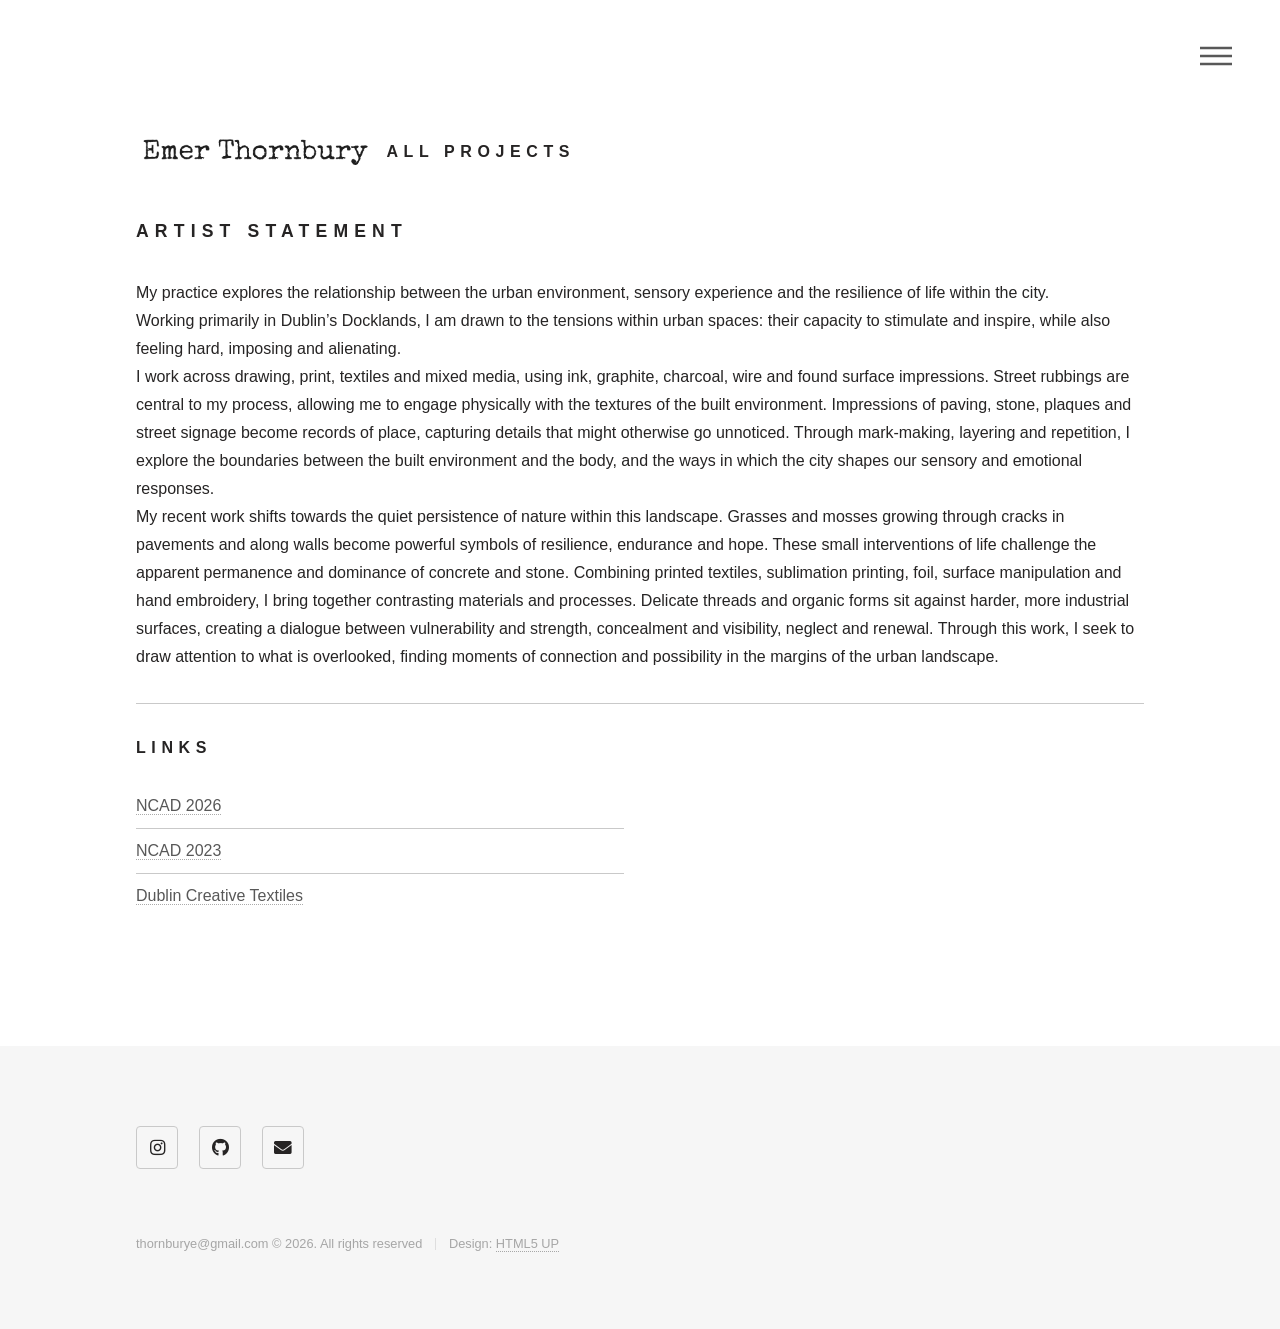
<file: site/about.html>
<!DOCTYPE HTML>
<!--
	Phantom by HTML5 UP
	html5up.net | @ajlkn
	Free for personal and commercial use under the CCA 3.0 license (html5up.net/license)
-->
<html>
	<head>
		<title>Emer Thornbury artist statement</title>
		<meta charset="utf-8" />
		<meta name="viewport" content="width=device-width, initial-scale=1, user-scalable=no" />
		<link rel="stylesheet" href="assets/css/main.css" />
		<noscript><link rel="stylesheet" href="assets/css/noscript.css" /></noscript>
	</head>
	<body class="is-preload">
		<!-- Wrapper -->
			<div id="wrapper">

				<!-- Header -->
				<header id="header">
					<div class="inner">
						<!-- Logo -->
						<a href="index.html" class="logo">
							<span class="symbol"><img src="images/logo.png" alt="" /></span><span class="title">All Projects</span>
						</a>
						<!-- Nav -->
						<nav>
							<ul>
								<li><a href="#menu">Menu</a></li>
							</ul>
						</nav>

					</div>
				</header>

				<!-- Menu -->
				<nav id="menu">
					<h2>Menu</h2>
					<ul>
						<li><a href="index.html">Home</a></li>
						<!--
						<li><a href="project1.html">Ipsum veroeros</a></li>
						<li><a href="project2.html">Tempus etiam</a></li>
						<li><a href="project3.html">Consequat dolor</a></li>
						-->
						<li><a href="about.html">About</a></li>
					</ul>
				</nav>

				<!-- Main -->
				<div id="main">
					<div class="inner">
						<!-- Text -->
						<section>
							<h2>Artist statement</h2>
							<p>
								My practice explores the relationship between the urban environment, sensory experience and the resilience of life within the city. 
							<br>

								Working primarily in Dublin’s Docklands, I am drawn to the tensions within urban spaces: their capacity to stimulate and inspire, while also feeling hard, imposing and alienating.
							<br>
								I work across drawing, print, textiles and mixed media, using ink, graphite, charcoal, wire and found surface impressions. Street rubbings are central to my process, allowing me to engage physically with the textures of the built environment. Impressions of paving, stone, plaques and street signage become records of place, capturing details that might otherwise go unnoticed. Through mark-making, layering and repetition, I explore the boundaries between the built environment and the body, and the ways in which the city shapes our sensory and emotional responses.
							<br>
								My recent work shifts towards the quiet persistence of nature within this landscape. Grasses and mosses growing through cracks in pavements and along walls become powerful symbols of resilience, endurance and hope. These small interventions of life challenge the apparent permanence and dominance of concrete and stone.

Combining printed textiles, sublimation printing, foil, surface manipulation and hand embroidery, I bring together contrasting materials and processes. Delicate threads and organic forms sit against harder, more industrial surfaces, creating a dialogue between vulnerability and strength, concealment and visibility, neglect and renewal.

Through this work, I seek to draw attention to what is overlooked, finding moments of connection and possibility in the margins of the urban landscape.
							</p>

							<hr />

							<!--
							<blockquote>Fringilla nisl. Donec accumsan interdum nisi, quis tincidunt felis sagittis eget tempus euismod. Vestibulum ante ipsum primis in faucibus vestibulum. Blandit adipiscing eu felis iaculis volutpat ac adipiscing accumsan faucibus. Vestibulum ante ipsum primis in faucibus lorem ipsum dolor sit amet nullam adipiscing eu felis.</blockquote>
							-->
						</section>

					<!-- Lists -->
						<section>
							<div class="row">
								<div class="col-6 col-12-medium">
									<h3>Links</h3>
									<ul class="alt">
										<!--
										<li><a href="https://www.templebargallery.com/exhibitions/dublin-art-book-fair-2026" target="_blank">DABF 2026</a></li>
										-->
										
										<li><a href="https://2026.ncad.works/graduates/emer-thornbury" target="_blank">NCAD 2026</a></li>
										<li><a href="https://2023.ncad.works/graduates/emer-thornbury" target="_blank">NCAD 2023</a></li>
										<li><a href="https://dublincreativetextiles.com" target="_blank">Dublin Creative Textiles</a></li>
									</ul>

								</div>
								<div class="col-6 col-12-medium">
									
								</div>
							</div>
							
						
						</section>
					</div>
				</div>			

				<!-- Footer -->
				<footer id="footer">
					<div class="inner">						
						<section>
							<ul class="icons">

								<li><a href="https://www.instagram.com/emer.thornbury/" class="icon brands style2 fa-instagram" target="_blank"><span class="label">Instagram</span></a></li>
								<li><a href="https://github.com/ethornbury" class="icon brands style2 fa-github"  target="_blank"><span class="label">GitHub</span></a></li>
								<li><a href="mailto:thornburye@gmail.com" class="icon solid style2 fa-envelope"><span class="label">Email</span></a></li>
								<!--
								<li><a href="#" class="icon solid style2 fa-phone"><span class="label">Phone</span></a></li>
								
							-->
							</ul>
						</section>
						<ul class="copyright">
							<li><text x="50%" y="50%">thornburye@gmail.com</text> &copy; 2026. All rights reserved</li><li>Design: <a href="http://html5up.net">HTML5 UP</a></li>
					
						</ul>
					</div>
				</footer>

			</div>

		<!-- Scripts -->
			<script src="assets/js/jquery.min.js"></script>
			<script src="assets/js/browser.min.js"></script>
			<script src="assets/js/breakpoints.min.js"></script>
			<script src="assets/js/util.js"></script>
			<script src="assets/js/main.js"></script>

	</body>
</html>
</file>
<file: assets/css/noscript.css>
/*
	Phantom by HTML5 UP
	html5up.net | @ajlkn
	Free for personal and commercial use under the CCA 3.0 license (html5up.net/license)
*/

/* Tiles */

	body.is-preload .tiles article {
		-moz-transform: none;
		-webkit-transform: none;
		-ms-transform: none;
		transform: none;
		opacity: 1;
	}
</file>
<file: site/assets/css/noscript.css>
/*
	Phantom by HTML5 UP
	html5up.net | @ajlkn
	Free for personal and commercial use under the CCA 3.0 license (html5up.net/license)
*/

/* Tiles */

	body.is-preload .tiles article {
		-moz-transform: none;
		-webkit-transform: none;
		-ms-transform: none;
		transform: none;
		opacity: 1;
	}
</file>
<file: assets/css/main.css>
@import url(fontawesome-all.min.css);
/*
@import url("https://fonts.googleapis.com/css?family=Source+Sans+Pro:300,700,900");
*/
@import url('https://fonts.googleapis.com/css2?family=Source+Sans+3:ital,wght@0,200..900;1,200..900&family=Special+Elite&display=swap');
/*
	Phantom by HTML5 UP
	html5up.net | @ajlkn
	Free for personal and commercial use under the CCA 3.0 license (html5up.net/license)
*/

html, body, div, span, applet, object,
iframe, h1, h2, h3, h4, h5, h6, p, blockquote,
pre, a, abbr, acronym, address, big, cite,
code, del, dfn, em, img, ins, kbd, q, s, samp,
small, strike, strong, sub, sup, tt, var, b,
u, i, center, dl, dt, dd, ol, ul, li, fieldset,
form, label, legend, table, caption, tbody,
tfoot, thead, tr, th, td, article, aside,
canvas, details, embed, figure, figcaption,
footer, header, hgroup, menu, nav, output, ruby,
section, summary, time, mark, audio, video {
	margin: 0;
	padding: 0;
	border: 0;
	font-size: 100%;
	font: inherit;
	vertical-align: baseline;}

article, aside, details, figcaption, figure,
footer, header, hgroup, menu, nav, section {
	display: block;}

body {
	line-height: 1;
}

ol, ul {
	list-style: none;
}

blockquote, q {
	quotes: none;
}

	blockquote:before, blockquote:after, q:before, q:after {
		content: '';
		content: none;
	}

table {
	border-collapse: collapse;
	border-spacing: 0;
}

body {
	-webkit-text-size-adjust: none;
}

mark {
	background-color: transparent;
	color: inherit;
}

input::-moz-focus-inner {
	border: 0;
	padding: 0;
}

input, select, textarea {
	-moz-appearance: none;
	-webkit-appearance: none;
	-ms-appearance: none;
	appearance: none;
}

/* Basic */

	@-ms-viewport {
		width: device-width;
	}

	body {
		-ms-overflow-style: scrollbar;
	}

	@media screen and (max-width: 480px) {

		html, body {
			min-width: 320px;
		}

	}

	html {
		box-sizing: border-box;
	}

	*, *:before, *:after {
		box-sizing: inherit;
	}

	body {
		background: #ffffff;
	}

		body.is-preload *, body.is-preload *:before, body.is-preload *:after {
			-moz-animation: none !important;
			-webkit-animation: none !important;
			-ms-animation: none !important;
			animation: none !important;
			-moz-transition: none !important;
			-webkit-transition: none !important;
			-ms-transition: none !important;
			transition: none !important;
		}

/* Type */

	body, input, select, textarea {
		color: #262424; /*ET*/
		font-family: "Source Sans Pro", Helvetica, sans-serif;
		font-size: 16pt;
		font-weight: 300;
		line-height: 1.75;
	}

		@media screen and (max-width: 1680px) {

			body, input, select, textarea {
				font-size: 14pt;
			}

		}

		@media screen and (max-width: 1280px) {

			body, input, select, textarea {
				font-size: 12pt;
			}

		}

	a {
		-moz-transition: border-bottom-color 0.2s ease, color 0.2s ease;
		-webkit-transition: border-bottom-color 0.2s ease, color 0.2s ease;
		-ms-transition: border-bottom-color 0.2s ease, color 0.2s ease;
		transition: border-bottom-color 0.2s ease, color 0.2s ease;
		text-decoration: none;
		color: #585858;
		border-bottom: dotted 1px rgba(88, 88, 88, 0.5);
	}

		a:hover {
			border-bottom-color: transparent;
			color: #f2849e !important;
		}

	strong, b {
		font-weight: 900;
	}

	em, i {
		font-style: italic;
	}

	p {
		margin: 0 0 2em 0;
	}

	h1 {
		font-size: 2.75em;
		font-weight: 700;
		line-height: 1.3;
		margin: 0 0 1em 0;
		letter-spacing: -0.035em;
	}

		h1 a {
			color: inherit;
		}

		@media screen and (max-width: 736px) {

			h1 {
				font-size: 2em;
				margin: 0 0 1em 0;
			}

		}

		@media screen and (max-width: 360px) {

			h1 {
				font-size: 1.75em;
			}

		}

	h2, h3, h4, h5, h6 {
		font-weight: 900;
		line-height: 1.5;
		margin: 0 0 2em 0;
		text-transform: uppercase;
		letter-spacing: 0.35em;
	}

		h2 a, h3 a, h4 a, h5 a, h6 a {
			color: inherit;
		}

	h2 {
		font-size: 1.1em;
	}

	h3 {
		font-size: 1em;
	}

	h4 {
		font-size: 0.8em;
	}

	h5 {
		font-size: 0.8em;
	}

	h6 {
		font-size: 0.8em;
	}

	@media screen and (max-width: 980px) {

		h1 br, h2 br, h3 br, h4 br, h5 br, h6 br {
			display: none;
		}

	}

	@media screen and (max-width: 736px) {

		h2 {
			font-size: 1em;
		}

		h3 {
			font-size: 0.8em;
		}

	}

	sub {
		font-size: 0.8em;
		position: relative;
		top: 0.5em;
	}

	sup {
		font-size: 0.8em;
		position: relative;
		top: -0.5em;
	}

	blockquote {
		border-left: solid 4px #c9c9c9;
		font-style: italic;
		margin: 0 0 2em 0;
		padding: 0.5em 0 0.5em 2em;
	}

	code {
		background: rgba(144, 144, 144, 0.075);
		border-radius: 4px;
		border: solid 1px #c9c9c9;
		font-family: "Courier New", monospace;
		font-size: 0.9em;
		margin: 0 0.25em;
		padding: 0.25em 0.65em;
	}

	pre {
		-webkit-overflow-scrolling: touch;
		font-family: "Courier New", monospace;
		font-size: 0.9em;
		margin: 0 0 2em 0;
	}

		pre code {
			display: block;
			line-height: 1.75;
			padding: 1em 1.5em;
			overflow-x: auto;
		}

	hr {
		border: 0;
		border-bottom: solid 1px #c9c9c9;
		margin: 2em 0;
	}

		hr.major {
			margin: 3em 0;
		}

	.align-left {
		text-align: left;
	}

	.align-center {
		text-align: center;
	}

	.align-right {
		text-align: right;
	}

/* Row */

	.row {
		display: flex;
		flex-wrap: wrap;
		box-sizing: border-box;
		align-items: stretch;
	}

		.row > * {
			box-sizing: border-box;
		}

		.row.gtr-uniform > * > :last-child {
			margin-bottom: 0;
		}

		.row.aln-left {
			justify-content: flex-start;
		}

		.row.aln-center {
			justify-content: center;
		}

		.row.aln-right {
			justify-content: flex-end;
		}

		.row.aln-top {
			align-items: flex-start;
		}

		.row.aln-middle {
			align-items: center;
		}

		.row.aln-bottom {
			align-items: flex-end;
		}

		.row > .imp {
			order: -1;
		}

		.row > .col-1 {
			width: 8.33333%;
		}

		.row > .off-1 {
			margin-left: 8.33333%;
		}

		.row > .col-2 {
			width: 16.66667%;
		}

		.row > .off-2 {
			margin-left: 16.66667%;
		}

		.row > .col-3 {
			width: 25%;
		}

		.row > .off-3 {
			margin-left: 25%;
		}

		.row > .col-4 {
			width: 33.33333%;
		}

		.row > .off-4 {
			margin-left: 33.33333%;
		}

		.row > .col-5 {
			width: 41.66667%;
		}

		.row > .off-5 {
			margin-left: 41.66667%;
		}

		.row > .col-6 {
			width: 50%;
		}

		.row > .off-6 {
			margin-left: 50%;
		}

		.row > .col-7 {
			width: 58.33333%;
		}

		.row > .off-7 {
			margin-left: 58.33333%;
		}

		.row > .col-8 {
			width: 66.66667%;
		}

		.row > .off-8 {
			margin-left: 66.66667%;
		}

		.row > .col-9 {
			width: 75%;
		}

		.row > .off-9 {
			margin-left: 75%;
		}

		.row > .col-10 {
			width: 83.33333%;
		}

		.row > .off-10 {
			margin-left: 83.33333%;
		}

		.row > .col-11 {
			width: 91.66667%;
		}

		.row > .off-11 {
			margin-left: 91.66667%;
		}

		.row > .col-12 {
			width: 100%;
		}

		.row > .off-12 {
			margin-left: 100%;
		}

		.row.gtr-0 {
			margin-top: 0;
			margin-left: 0em;
		}

			.row.gtr-0 > * {
				padding: 0 0 0 0em;
			}

			.row.gtr-0.gtr-uniform {
				margin-top: 0em;
			}

				.row.gtr-0.gtr-uniform > * {
					padding-top: 0em;
				}

		.row.gtr-25 {
			margin-top: 0;
			margin-left: -0.5em;
		}

			.row.gtr-25 > * {
				padding: 0 0 0 0.5em;
			}

			.row.gtr-25.gtr-uniform {
				margin-top: -0.5em;
			}

				.row.gtr-25.gtr-uniform > * {
					padding-top: 0.5em;
				}

		.row.gtr-50 {
			margin-top: 0;
			margin-left: -1em;
		}

			.row.gtr-50 > * {
				padding: 0 0 0 1em;
			}

			.row.gtr-50.gtr-uniform {
				margin-top: -1em;
			}

				.row.gtr-50.gtr-uniform > * {
					padding-top: 1em;
				}

		.row {
			margin-top: 0;
			margin-left: -2em;
		}

			.row > * {
				padding: 0 0 0 2em;
			}

			.row.gtr-uniform {
				margin-top: -2em;
			}

				.row.gtr-uniform > * {
					padding-top: 2em;
				}

		.row.gtr-150 {
			margin-top: 0;
			margin-left: -3em;
		}

			.row.gtr-150 > * {
				padding: 0 0 0 3em;
			}

			.row.gtr-150.gtr-uniform {
				margin-top: -3em;
			}

				.row.gtr-150.gtr-uniform > * {
					padding-top: 3em;
				}

		.row.gtr-200 {
			margin-top: 0;
			margin-left: -4em;
		}

			.row.gtr-200 > * {
				padding: 0 0 0 4em;
			}

			.row.gtr-200.gtr-uniform {
				margin-top: -4em;
			}

				.row.gtr-200.gtr-uniform > * {
					padding-top: 4em;
				}

		@media screen and (max-width: 1680px) {

			.row {
				display: flex;
				flex-wrap: wrap;
				box-sizing: border-box;
				align-items: stretch;
			}

				.row > * {
					box-sizing: border-box;
				}

				.row.gtr-uniform > * > :last-child {
					margin-bottom: 0;
				}

				.row.aln-left {
					justify-content: flex-start;
				}

				.row.aln-center {
					justify-content: center;
				}

				.row.aln-right {
					justify-content: flex-end;
				}

				.row.aln-top {
					align-items: flex-start;
				}

				.row.aln-middle {
					align-items: center;
				}

				.row.aln-bottom {
					align-items: flex-end;
				}

				.row > .imp-xlarge {
					order: -1;
				}

				.row > .col-1-xlarge {
					width: 8.33333%;
				}

				.row > .off-1-xlarge {
					margin-left: 8.33333%;
				}

				.row > .col-2-xlarge {
					width: 16.66667%;
				}

				.row > .off-2-xlarge {
					margin-left: 16.66667%;
				}

				.row > .col-3-xlarge {
					width: 25%;
				}

				.row > .off-3-xlarge {
					margin-left: 25%;
				}

				.row > .col-4-xlarge {
					width: 33.33333%;
				}

				.row > .off-4-xlarge {
					margin-left: 33.33333%;
				}

				.row > .col-5-xlarge {
					width: 41.66667%;
				}

				.row > .off-5-xlarge {
					margin-left: 41.66667%;
				}

				.row > .col-6-xlarge {
					width: 50%;
				}

				.row > .off-6-xlarge {
					margin-left: 50%;
				}

				.row > .col-7-xlarge {
					width: 58.33333%;
				}

				.row > .off-7-xlarge {
					margin-left: 58.33333%;
				}

				.row > .col-8-xlarge {
					width: 66.66667%;
				}

				.row > .off-8-xlarge {
					margin-left: 66.66667%;
				}

				.row > .col-9-xlarge {
					width: 75%;
				}

				.row > .off-9-xlarge {
					margin-left: 75%;
				}

				.row > .col-10-xlarge {
					width: 83.33333%;
				}

				.row > .off-10-xlarge {
					margin-left: 83.33333%;
				}

				.row > .col-11-xlarge {
					width: 91.66667%;
				}

				.row > .off-11-xlarge {
					margin-left: 91.66667%;
				}

				.row > .col-12-xlarge {
					width: 100%;
				}

				.row > .off-12-xlarge {
					margin-left: 100%;
				}

				.row.gtr-0 {
					margin-top: 0;
					margin-left: 0em;
				}

					.row.gtr-0 > * {
						padding: 0 0 0 0em;
					}

					.row.gtr-0.gtr-uniform {
						margin-top: 0em;
					}

						.row.gtr-0.gtr-uniform > * {
							padding-top: 0em;
						}

				.row.gtr-25 {
					margin-top: 0;
					margin-left: -0.5em;
				}

					.row.gtr-25 > * {
						padding: 0 0 0 0.5em;
					}

					.row.gtr-25.gtr-uniform {
						margin-top: -0.5em;
					}

						.row.gtr-25.gtr-uniform > * {
							padding-top: 0.5em;
						}

				.row.gtr-50 {
					margin-top: 0;
					margin-left: -1em;
				}

					.row.gtr-50 > * {
						padding: 0 0 0 1em;
					}

					.row.gtr-50.gtr-uniform {
						margin-top: -1em;
					}

						.row.gtr-50.gtr-uniform > * {
							padding-top: 1em;
						}

				.row {
					margin-top: 0;
					margin-left: -2em;
				}

					.row > * {
						padding: 0 0 0 2em;
					}

					.row.gtr-uniform {
						margin-top: -2em;
					}

						.row.gtr-uniform > * {
							padding-top: 2em;
						}

				.row.gtr-150 {
					margin-top: 0;
					margin-left: -3em;
				}

					.row.gtr-150 > * {
						padding: 0 0 0 3em;
					}

					.row.gtr-150.gtr-uniform {
						margin-top: -3em;
					}

						.row.gtr-150.gtr-uniform > * {
							padding-top: 3em;
						}

				.row.gtr-200 {
					margin-top: 0;
					margin-left: -4em;
				}

					.row.gtr-200 > * {
						padding: 0 0 0 4em;
					}

					.row.gtr-200.gtr-uniform {
						margin-top: -4em;
					}

						.row.gtr-200.gtr-uniform > * {
							padding-top: 4em;
						}

		}

		@media screen and (max-width: 1280px) {

			.row {
				display: flex;
				flex-wrap: wrap;
				box-sizing: border-box;
				align-items: stretch;
			}

				.row > * {
					box-sizing: border-box;
				}

				.row.gtr-uniform > * > :last-child {
					margin-bottom: 0;
				}

				.row.aln-left {
					justify-content: flex-start;
				}

				.row.aln-center {
					justify-content: center;
				}

				.row.aln-right {
					justify-content: flex-end;
				}

				.row.aln-top {
					align-items: flex-start;
				}

				.row.aln-middle {
					align-items: center;
				}

				.row.aln-bottom {
					align-items: flex-end;
				}

				.row > .imp-large {
					order: -1;
				}

				.row > .col-1-large {
					width: 8.33333%;
				}

				.row > .off-1-large {
					margin-left: 8.33333%;
				}

				.row > .col-2-large {
					width: 16.66667%;
				}

				.row > .off-2-large {
					margin-left: 16.66667%;
				}

				.row > .col-3-large {
					width: 25%;
				}

				.row > .off-3-large {
					margin-left: 25%;
				}

				.row > .col-4-large {
					width: 33.33333%;
				}

				.row > .off-4-large {
					margin-left: 33.33333%;
				}

				.row > .col-5-large {
					width: 41.66667%;
				}

				.row > .off-5-large {
					margin-left: 41.66667%;
				}

				.row > .col-6-large {
					width: 50%;
				}

				.row > .off-6-large {
					margin-left: 50%;
				}

				.row > .col-7-large {
					width: 58.33333%;
				}

				.row > .off-7-large {
					margin-left: 58.33333%;
				}

				.row > .col-8-large {
					width: 66.66667%;
				}

				.row > .off-8-large {
					margin-left: 66.66667%;
				}

				.row > .col-9-large {
					width: 75%;
				}

				.row > .off-9-large {
					margin-left: 75%;
				}

				.row > .col-10-large {
					width: 83.33333%;
				}

				.row > .off-10-large {
					margin-left: 83.33333%;
				}

				.row > .col-11-large {
					width: 91.66667%;
				}

				.row > .off-11-large {
					margin-left: 91.66667%;
				}

				.row > .col-12-large {
					width: 100%;
				}

				.row > .off-12-large {
					margin-left: 100%;
				}

				.row.gtr-0 {
					margin-top: 0;
					margin-left: 0em;
				}

					.row.gtr-0 > * {
						padding: 0 0 0 0em;
					}

					.row.gtr-0.gtr-uniform {
						margin-top: 0em;
					}

						.row.gtr-0.gtr-uniform > * {
							padding-top: 0em;
						}

				.row.gtr-25 {
					margin-top: 0;
					margin-left: -0.5em;
				}

					.row.gtr-25 > * {
						padding: 0 0 0 0.5em;
					}

					.row.gtr-25.gtr-uniform {
						margin-top: -0.5em;
					}

						.row.gtr-25.gtr-uniform > * {
							padding-top: 0.5em;
						}

				.row.gtr-50 {
					margin-top: 0;
					margin-left: -1em;
				}

					.row.gtr-50 > * {
						padding: 0 0 0 1em;
					}

					.row.gtr-50.gtr-uniform {
						margin-top: -1em;
					}

						.row.gtr-50.gtr-uniform > * {
							padding-top: 1em;
						}

				.row {
					margin-top: 0;
					margin-left: -2em;
				}

					.row > * {
						padding: 0 0 0 2em;
					}

					.row.gtr-uniform {
						margin-top: -2em;
					}

						.row.gtr-uniform > * {
							padding-top: 2em;
						}

				.row.gtr-150 {
					margin-top: 0;
					margin-left: -3em;
				}

					.row.gtr-150 > * {
						padding: 0 0 0 3em;
					}

					.row.gtr-150.gtr-uniform {
						margin-top: -3em;
					}

						.row.gtr-150.gtr-uniform > * {
							padding-top: 3em;
						}

				.row.gtr-200 {
					margin-top: 0;
					margin-left: -4em;
				}

					.row.gtr-200 > * {
						padding: 0 0 0 4em;
					}

					.row.gtr-200.gtr-uniform {
						margin-top: -4em;
					}

						.row.gtr-200.gtr-uniform > * {
							padding-top: 4em;
						}

		}

		@media screen and (max-width: 980px) {

			.row {
				display: flex;
				flex-wrap: wrap;
				box-sizing: border-box;
				align-items: stretch;
			}

				.row > * {
					box-sizing: border-box;
				}

				.row.gtr-uniform > * > :last-child {
					margin-bottom: 0;
				}

				.row.aln-left {
					justify-content: flex-start;
				}

				.row.aln-center {
					justify-content: center;
				}

				.row.aln-right {
					justify-content: flex-end;
				}

				.row.aln-top {
					align-items: flex-start;
				}

				.row.aln-middle {
					align-items: center;
				}

				.row.aln-bottom {
					align-items: flex-end;
				}

				.row > .imp-medium {
					order: -1;
				}

				.row > .col-1-medium {
					width: 8.33333%;
				}

				.row > .off-1-medium {
					margin-left: 8.33333%;
				}

				.row > .col-2-medium {
					width: 16.66667%;
				}

				.row > .off-2-medium {
					margin-left: 16.66667%;
				}

				.row > .col-3-medium {
					width: 25%;
				}

				.row > .off-3-medium {
					margin-left: 25%;
				}

				.row > .col-4-medium {
					width: 33.33333%;
				}

				.row > .off-4-medium {
					margin-left: 33.33333%;
				}

				.row > .col-5-medium {
					width: 41.66667%;
				}

				.row > .off-5-medium {
					margin-left: 41.66667%;
				}

				.row > .col-6-medium {
					width: 50%;
				}

				.row > .off-6-medium {
					margin-left: 50%;
				}

				.row > .col-7-medium {
					width: 58.33333%;
				}

				.row > .off-7-medium {
					margin-left: 58.33333%;
				}

				.row > .col-8-medium {
					width: 66.66667%;
				}

				.row > .off-8-medium {
					margin-left: 66.66667%;
				}

				.row > .col-9-medium {
					width: 75%;
				}

				.row > .off-9-medium {
					margin-left: 75%;
				}

				.row > .col-10-medium {
					width: 83.33333%;
				}

				.row > .off-10-medium {
					margin-left: 83.33333%;
				}

				.row > .col-11-medium {
					width: 91.66667%;
				}

				.row > .off-11-medium {
					margin-left: 91.66667%;
				}

				.row > .col-12-medium {
					width: 100%;
				}

				.row > .off-12-medium {
					margin-left: 100%;
				}

				.row.gtr-0 {
					margin-top: 0;
					margin-left: 0em;
				}

					.row.gtr-0 > * {
						padding: 0 0 0 0em;
					}

					.row.gtr-0.gtr-uniform {
						margin-top: 0em;
					}

						.row.gtr-0.gtr-uniform > * {
							padding-top: 0em;
						}

				.row.gtr-25 {
					margin-top: 0;
					margin-left: -0.375em;
				}

					.row.gtr-25 > * {
						padding: 0 0 0 0.375em;
					}

					.row.gtr-25.gtr-uniform {
						margin-top: -0.375em;
					}

						.row.gtr-25.gtr-uniform > * {
							padding-top: 0.375em;
						}

				.row.gtr-50 {
					margin-top: 0;
					margin-left: -0.75em;
				}

					.row.gtr-50 > * {
						padding: 0 0 0 0.75em;
					}

					.row.gtr-50.gtr-uniform {
						margin-top: -0.75em;
					}

						.row.gtr-50.gtr-uniform > * {
							padding-top: 0.75em;
						}

				.row {
					margin-top: 0;
					margin-left: -1.5em;
				}

					.row > * {
						padding: 0 0 0 1.5em;
					}

					.row.gtr-uniform {
						margin-top: -1.5em;
					}

						.row.gtr-uniform > * {
							padding-top: 1.5em;
						}

				.row.gtr-150 {
					margin-top: 0;
					margin-left: -2.25em;
				}

					.row.gtr-150 > * {
						padding: 0 0 0 2.25em;
					}

					.row.gtr-150.gtr-uniform {
						margin-top: -2.25em;
					}

						.row.gtr-150.gtr-uniform > * {
							padding-top: 2.25em;
						}

				.row.gtr-200 {
					margin-top: 0;
					margin-left: -3em;
				}

					.row.gtr-200 > * {
						padding: 0 0 0 3em;
					}

					.row.gtr-200.gtr-uniform {
						margin-top: -3em;
					}

						.row.gtr-200.gtr-uniform > * {
							padding-top: 3em;
						}

		}

		@media screen and (max-width: 736px) {

			.row {
				display: flex;
				flex-wrap: wrap;
				box-sizing: border-box;
				align-items: stretch;
			}

				.row > * {
					box-sizing: border-box;
				}

				.row.gtr-uniform > * > :last-child {
					margin-bottom: 0;
				}

				.row.aln-left {
					justify-content: flex-start;
				}

				.row.aln-center {
					justify-content: center;
				}

				.row.aln-right {
					justify-content: flex-end;
				}

				.row.aln-top {
					align-items: flex-start;
				}

				.row.aln-middle {
					align-items: center;
				}

				.row.aln-bottom {
					align-items: flex-end;
				}

				.row > .imp-small {
					order: -1;
				}

				.row > .col-1-small {
					width: 8.33333%;
				}

				.row > .off-1-small {
					margin-left: 8.33333%;
				}

				.row > .col-2-small {
					width: 16.66667%;
				}

				.row > .off-2-small {
					margin-left: 16.66667%;
				}

				.row > .col-3-small {
					width: 25%;
				}

				.row > .off-3-small {
					margin-left: 25%;
				}

				.row > .col-4-small {
					width: 33.33333%;
				}

				.row > .off-4-small {
					margin-left: 33.33333%;
				}

				.row > .col-5-small {
					width: 41.66667%;
				}

				.row > .off-5-small {
					margin-left: 41.66667%;
				}

				.row > .col-6-small {
					width: 50%;
				}

				.row > .off-6-small {
					margin-left: 50%;
				}

				.row > .col-7-small {
					width: 58.33333%;
				}

				.row > .off-7-small {
					margin-left: 58.33333%;
				}

				.row > .col-8-small {
					width: 66.66667%;
				}

				.row > .off-8-small {
					margin-left: 66.66667%;
				}

				.row > .col-9-small {
					width: 75%;
				}

				.row > .off-9-small {
					margin-left: 75%;
				}

				.row > .col-10-small {
					width: 83.33333%;
				}

				.row > .off-10-small {
					margin-left: 83.33333%;
				}

				.row > .col-11-small {
					width: 91.66667%;
				}

				.row > .off-11-small {
					margin-left: 91.66667%;
				}

				.row > .col-12-small {
					width: 100%;
				}

				.row > .off-12-small {
					margin-left: 100%;
				}

				.row.gtr-0 {
					margin-top: 0;
					margin-left: 0em;
				}

					.row.gtr-0 > * {
						padding: 0 0 0 0em;
					}

					.row.gtr-0.gtr-uniform {
						margin-top: 0em;
					}

						.row.gtr-0.gtr-uniform > * {
							padding-top: 0em;
						}

				.row.gtr-25 {
					margin-top: 0;
					margin-left: -0.25em;
				}

					.row.gtr-25 > * {
						padding: 0 0 0 0.25em;
					}

					.row.gtr-25.gtr-uniform {
						margin-top: -0.25em;
					}

						.row.gtr-25.gtr-uniform > * {
							padding-top: 0.25em;
						}

				.row.gtr-50 {
					margin-top: 0;
					margin-left: -0.5em;
				}

					.row.gtr-50 > * {
						padding: 0 0 0 0.5em;
					}

					.row.gtr-50.gtr-uniform {
						margin-top: -0.5em;
					}

						.row.gtr-50.gtr-uniform > * {
							padding-top: 0.5em;
						}

				.row {
					margin-top: 0;
					margin-left: -1em;
				}

					.row > * {
						padding: 0 0 0 1em;
					}

					.row.gtr-uniform {
						margin-top: -1em;
					}

						.row.gtr-uniform > * {
							padding-top: 1em;
						}

				.row.gtr-150 {
					margin-top: 0;
					margin-left: -1.5em;
				}

					.row.gtr-150 > * {
						padding: 0 0 0 1.5em;
					}

					.row.gtr-150.gtr-uniform {
						margin-top: -1.5em;
					}

						.row.gtr-150.gtr-uniform > * {
							padding-top: 1.5em;
						}

				.row.gtr-200 {
					margin-top: 0;
					margin-left: -2em;
				}

					.row.gtr-200 > * {
						padding: 0 0 0 2em;
					}

					.row.gtr-200.gtr-uniform {
						margin-top: -2em;
					}

						.row.gtr-200.gtr-uniform > * {
							padding-top: 2em;
						}

		}

		@media screen and (max-width: 480px) {

			.row {
				display: flex;
				flex-wrap: wrap;
				box-sizing: border-box;
				align-items: stretch;
			}

				.row > * {
					box-sizing: border-box;
				}

				.row.gtr-uniform > * > :last-child {
					margin-bottom: 0;
				}

				.row.aln-left {
					justify-content: flex-start;
				}

				.row.aln-center {
					justify-content: center;
				}

				.row.aln-right {
					justify-content: flex-end;
				}

				.row.aln-top {
					align-items: flex-start;
				}

				.row.aln-middle {
					align-items: center;
				}

				.row.aln-bottom {
					align-items: flex-end;
				}

				.row > .imp-xsmall {
					order: -1;
				}

				.row > .col-1-xsmall {
					width: 8.33333%;
				}

				.row > .off-1-xsmall {
					margin-left: 8.33333%;
				}

				.row > .col-2-xsmall {
					width: 16.66667%;
				}

				.row > .off-2-xsmall {
					margin-left: 16.66667%;
				}

				.row > .col-3-xsmall {
					width: 25%;
				}

				.row > .off-3-xsmall {
					margin-left: 25%;
				}

				.row > .col-4-xsmall {
					width: 33.33333%;
				}

				.row > .off-4-xsmall {
					margin-left: 33.33333%;
				}

				.row > .col-5-xsmall {
					width: 41.66667%;
				}

				.row > .off-5-xsmall {
					margin-left: 41.66667%;
				}

				.row > .col-6-xsmall {
					width: 50%;
				}

				.row > .off-6-xsmall {
					margin-left: 50%;
				}

				.row > .col-7-xsmall {
					width: 58.33333%;
				}

				.row > .off-7-xsmall {
					margin-left: 58.33333%;
				}

				.row > .col-8-xsmall {
					width: 66.66667%;
				}

				.row > .off-8-xsmall {
					margin-left: 66.66667%;
				}

				.row > .col-9-xsmall {
					width: 75%;
				}

				.row > .off-9-xsmall {
					margin-left: 75%;
				}

				.row > .col-10-xsmall {
					width: 83.33333%;
				}

				.row > .off-10-xsmall {
					margin-left: 83.33333%;
				}

				.row > .col-11-xsmall {
					width: 91.66667%;
				}

				.row > .off-11-xsmall {
					margin-left: 91.66667%;
				}

				.row > .col-12-xsmall {
					width: 100%;
				}

				.row > .off-12-xsmall {
					margin-left: 100%;
				}

				.row.gtr-0 {
					margin-top: 0;
					margin-left: 0em;
				}

					.row.gtr-0 > * {
						padding: 0 0 0 0em;
					}

					.row.gtr-0.gtr-uniform {
						margin-top: 0em;
					}

						.row.gtr-0.gtr-uniform > * {
							padding-top: 0em;
						}

				.row.gtr-25 {
					margin-top: 0;
					margin-left: -0.25em;
				}

					.row.gtr-25 > * {
						padding: 0 0 0 0.25em;
					}

					.row.gtr-25.gtr-uniform {
						margin-top: -0.25em;
					}

						.row.gtr-25.gtr-uniform > * {
							padding-top: 0.25em;
						}

				.row.gtr-50 {
					margin-top: 0;
					margin-left: -0.5em;
				}

					.row.gtr-50 > * {
						padding: 0 0 0 0.5em;
					}

					.row.gtr-50.gtr-uniform {
						margin-top: -0.5em;
					}

						.row.gtr-50.gtr-uniform > * {
							padding-top: 0.5em;
						}

				.row {
					margin-top: 0;
					margin-left: -1em;
				}

					.row > * {
						padding: 0 0 0 1em;
					}

					.row.gtr-uniform {
						margin-top: -1em;
					}

						.row.gtr-uniform > * {
							padding-top: 1em;
						}

				.row.gtr-150 {
					margin-top: 0;
					margin-left: -1.5em;
				}

					.row.gtr-150 > * {
						padding: 0 0 0 1.5em;
					}

					.row.gtr-150.gtr-uniform {
						margin-top: -1.5em;
					}

						.row.gtr-150.gtr-uniform > * {
							padding-top: 1.5em;
						}

				.row.gtr-200 {
					margin-top: 0;
					margin-left: -2em;
				}

					.row.gtr-200 > * {
						padding: 0 0 0 2em;
					}

					.row.gtr-200.gtr-uniform {
						margin-top: -2em;
					}

						.row.gtr-200.gtr-uniform > * {
							padding-top: 2em;
						}

		}

/* Section/Article */

	section.special, article.special {
		text-align: center;
	}

	header p {
		margin-top: -1em;
	}

	@media screen and (max-width: 736px) {

		header p {
			margin-top: 0;
		}

	}

/* Icon */

	.icon {
		text-decoration: none;
		border-bottom: none;
		position: relative;
	}

		.icon:before {
			-moz-osx-font-smoothing: grayscale;
			-webkit-font-smoothing: antialiased;
			display: inline-block;
			font-style: normal;
			font-variant: normal;
			text-rendering: auto;
			line-height: 1;
			text-transform: none !important;
			font-family: 'Font Awesome 5 Free';
			font-weight: 400;
		}

		.icon > .label {
			display: none;
		}

		.icon:before {
			line-height: inherit;
		}

		.icon.solid:before {
			font-weight: 900;
		}

		.icon.brands:before {
			font-family: 'Font Awesome 5 Brands';
		}

		.icon.style2 {
			-moz-transition: background-color 0.2s ease-in-out, color 0.2s ease-in-out, border-color 0.2s ease-in-out;
			-webkit-transition: background-color 0.2s ease-in-out, color 0.2s ease-in-out, border-color 0.2s ease-in-out;
			-ms-transition: background-color 0.2s ease-in-out, color 0.2s ease-in-out, border-color 0.2s ease-in-out;
			transition: background-color 0.2s ease-in-out, color 0.2s ease-in-out, border-color 0.2s ease-in-out;
			background-color: transparent;
			border: solid 1px #c9c9c9;
			border-radius: 4px;
			width: 2.65em;
			height: 2.65em;
			display: inline-block;
			text-align: center;
			line-height: 2.65em;
			color: inherit;
		}

			.icon.style2:before {
				font-size: 1.1em;
			}

			.icon.style2:hover {
				color: #f2849e;
				border-color: #f2849e;
			}

			.icon.style2:active {
				background-color: rgba(242, 132, 158, 0.1);
			}

/* List */

	ol {
		list-style: decimal;
		margin: 0 0 2em 0;
		padding-left: 1.25em;
	}

		ol li {
			padding-left: 0.25em;
		}

	ul {
		list-style: disc;
		margin: 0 0 2em 0;
		padding-left: 1em;
	}

		ul li {
			padding-left: 0.5em;
		}

		ul.alt {
			list-style: none;
			padding-left: 0;
		}

			ul.alt li {
				border-top: solid 1px #c9c9c9;
				padding: 0.5em 0;
			}

				ul.alt li:first-child {
					border-top: 0;
					padding-top: 0;
				}

	dl {
		margin: 0 0 2em 0;
	}

		dl dt {
			display: block;
			font-weight: 900;
			margin: 0 0 1em 0;
		}

		dl dd {
			margin-left: 2em;
		}

/* Actions */

	ul.actions {
		display: -moz-flex;
		display: -webkit-flex;
		display: -ms-flex;
		display: flex;
		cursor: default;
		list-style: none;
		margin-left: -1em;
		padding-left: 0;
	}

		ul.actions li {
			padding: 0 0 0 1em;
			vertical-align: middle;
		}

		ul.actions.special {
			-moz-justify-content: center;
			-webkit-justify-content: center;
			-ms-justify-content: center;
			justify-content: center;
			width: 100%;
			margin-left: 0;
		}

			ul.actions.special li:first-child {
				padding-left: 0;
			}

		ul.actions.stacked {
			-moz-flex-direction: column;
			-webkit-flex-direction: column;
			-ms-flex-direction: column;
			flex-direction: column;
			margin-left: 0;
		}

			ul.actions.stacked li {
				padding: 1.3em 0 0 0;
			}

				ul.actions.stacked li:first-child {
					padding-top: 0;
				}

		ul.actions.fit {
			width: calc(100% + 1em);
		}

			ul.actions.fit li {
				-moz-flex-grow: 1;
				-webkit-flex-grow: 1;
				-ms-flex-grow: 1;
				flex-grow: 1;
				-moz-flex-shrink: 1;
				-webkit-flex-shrink: 1;
				-ms-flex-shrink: 1;
				flex-shrink: 1;
				width: 100%;
			}

				ul.actions.fit li > * {
					width: 100%;
				}

			ul.actions.fit.stacked {
				width: 100%;
			}

		@media screen and (max-width: 480px) {

			ul.actions:not(.fixed) {
				-moz-flex-direction: column;
				-webkit-flex-direction: column;
				-ms-flex-direction: column;
				flex-direction: column;
				margin-left: 0;
				width: 100% !important;
			}

				ul.actions:not(.fixed) li {
					-moz-flex-grow: 1;
					-webkit-flex-grow: 1;
					-ms-flex-grow: 1;
					flex-grow: 1;
					-moz-flex-shrink: 1;
					-webkit-flex-shrink: 1;
					-ms-flex-shrink: 1;
					flex-shrink: 1;
					padding: 1em 0 0 0;
					text-align: center;
					width: 100%;
				}

					ul.actions:not(.fixed) li > * {
						width: 100%;
					}

					ul.actions:not(.fixed) li:first-child {
						padding-top: 0;
					}

					ul.actions:not(.fixed) li input[type="submit"],
					ul.actions:not(.fixed) li input[type="reset"],
					ul.actions:not(.fixed) li input[type="button"],
					ul.actions:not(.fixed) li button,
					ul.actions:not(.fixed) li .button {
						width: 100%;
					}

						ul.actions:not(.fixed) li input[type="submit"].icon:before,
						ul.actions:not(.fixed) li input[type="reset"].icon:before,
						ul.actions:not(.fixed) li input[type="button"].icon:before,
						ul.actions:not(.fixed) li button.icon:before,
						ul.actions:not(.fixed) li .button.icon:before {
							margin-left: -0.5rem;
						}

		}

/* Icons */

	ul.icons {
		cursor: default;
		list-style: none;
		padding-left: 0;
		margin: -1em 0 2em -1em;
	}

		ul.icons li {
			display: inline-block;
			padding: 1em 0 0 1em;
		}

/* Form */

	form {
		margin: 0 0 2em 0;
		overflow-x: hidden;
	}

		form > :last-child {
			margin-bottom: 0;
		}

		form > .fields {
			display: -moz-flex;
			display: -webkit-flex;
			display: -ms-flex;
			display: flex;
			-moz-flex-wrap: wrap;
			-webkit-flex-wrap: wrap;
			-ms-flex-wrap: wrap;
			flex-wrap: wrap;
			width: calc(100% + 3em);
			margin: -1.5em 0 2em -1.5em;
		}

			form > .fields > .field {
				-moz-flex-grow: 0;
				-webkit-flex-grow: 0;
				-ms-flex-grow: 0;
				flex-grow: 0;
				-moz-flex-shrink: 0;
				-webkit-flex-shrink: 0;
				-ms-flex-shrink: 0;
				flex-shrink: 0;
				padding: 1.5em 0 0 1.5em;
				width: calc(100% - 1.5em);
			}

				form > .fields > .field.half {
					width: calc(50% - 0.75em);
				}

				form > .fields > .field.third {
					width: calc(100%/3 - 0.5em);
				}

				form > .fields > .field.quarter {
					width: calc(25% - 0.375em);
				}

		@media screen and (max-width: 480px) {

			form > .fields {
				width: calc(100% + 3em);
				margin: -1.5em 0 2em -1.5em;
			}

				form > .fields > .field {
					padding: 1.5em 0 0 1.5em;
					width: calc(100% - 1.5em);
				}

					form > .fields > .field.half {
						width: calc(100% - 1.5em);
					}

					form > .fields > .field.third {
						width: calc(100% - 1.5em);
					}

					form > .fields > .field.quarter {
						width: calc(100% - 1.5em);
					}

		}

	label {
		display: block;
		font-size: 0.9em;
		font-weight: 900;
		margin: 0 0 1em 0;
	}

	input[type="text"],
	input[type="password"],
	input[type="email"],
	input[type="tel"],
	select,
	textarea {
		-moz-appearance: none;
		-webkit-appearance: none;
		-ms-appearance: none;
		appearance: none;
		background-color: transparent;
		border: none;
		border-radius: 0;
		border-bottom: solid 1px #c9c9c9;
		color: inherit;
		display: block;
		outline: 0;
		padding: 0;
		text-decoration: none;
		width: 100%;
	}

		input[type="text"]:invalid,
		input[type="password"]:invalid,
		input[type="email"]:invalid,
		input[type="tel"]:invalid,
		select:invalid,
		textarea:invalid {
			box-shadow: none;
		}

		input[type="text"]:focus,
		input[type="password"]:focus,
		input[type="email"]:focus,
		input[type="tel"]:focus,
		select:focus,
		textarea:focus {
			border-bottom-color: #f2849e;
			box-shadow: inset 0 -1px 0 0 #f2849e;
		}

	select {
		background-image: url("data:image/svg+xml;charset=utf8,%3Csvg xmlns='http://www.w3.org/2000/svg' width='40' height='40' preserveAspectRatio='none' viewBox='0 0 40 40'%3E%3Cpath d='M9.4,12.3l10.4,10.4l10.4-10.4c0.2-0.2,0.5-0.4,0.9-0.4c0.3,0,0.6,0.1,0.9,0.4l3.3,3.3c0.2,0.2,0.4,0.5,0.4,0.9 c0,0.4-0.1,0.6-0.4,0.9L20.7,31.9c-0.2,0.2-0.5,0.4-0.9,0.4c-0.3,0-0.6-0.1-0.9-0.4L4.3,17.3c-0.2-0.2-0.4-0.5-0.4-0.9 c0-0.4,0.1-0.6,0.4-0.9l3.3-3.3c0.2-0.2,0.5-0.4,0.9-0.4S9.1,12.1,9.4,12.3z' fill='%23c9c9c9' /%3E%3C/svg%3E");
		background-size: 1.25rem;
		background-repeat: no-repeat;
		background-position: calc(100% - 1rem) center;
		height: 3em;
		padding-right: 3em;
		text-overflow: ellipsis;
	}

		select option {
			background: #ffffff;
		}

		select:focus::-ms-value {
			background-color: transparent;
		}

		select::-ms-expand {
			display: none;
		}

	input[type="text"],
	input[type="password"],
	input[type="email"],
	select {
		height: 3em;
	}

	textarea {
		padding: 0;
		min-height: 3.75em;
	}

	input[type="checkbox"],
	input[type="radio"] {
		-moz-appearance: none;
		-webkit-appearance: none;
		-ms-appearance: none;
		appearance: none;
		display: block;
		float: left;
		margin-right: -2em;
		opacity: 0;
		width: 1em;
		z-index: -1;
	}

		input[type="checkbox"] + label,
		input[type="radio"] + label {
			text-decoration: none;
			color: #585858;
			cursor: pointer;
			display: inline-block;
			font-size: 1em;
			font-weight: 300;
			padding-left: 2.55em;
			padding-right: 0.75em;
			position: relative;
		}

			input[type="checkbox"] + label:before,
			input[type="radio"] + label:before {
				-moz-osx-font-smoothing: grayscale;
				-webkit-font-smoothing: antialiased;
				display: inline-block;
				font-style: normal;
				font-variant: normal;
				text-rendering: auto;
				line-height: 1;
				text-transform: none !important;
				font-family: 'Font Awesome 5 Free';
				font-weight: 900;
			}

			input[type="checkbox"] + label:before,
			input[type="radio"] + label:before {
				border-radius: 4px;
				border: solid 1px #c9c9c9;
				content: '';
				display: inline-block;
				font-size: 0.8em;
				height: 2.25em;
				left: 0;
				line-height: 2.25em;
				position: absolute;
				text-align: center;
				top: 0;
				width: 2.25em;
			}

		input[type="checkbox"]:checked + label:before,
		input[type="radio"]:checked + label:before {
			background: #585858;
			border-color: #585858;
			color: #ffffff;
			content: '\f00c';
		}

		input[type="checkbox"]:focus + label:before,
		input[type="radio"]:focus + label:before {
			border-color: #f2849e;
			box-shadow: 0 0 0 1px #f2849e;
		}

	input[type="checkbox"] + label:before {
		border-radius: 4px;
	}

	input[type="radio"] + label:before {
		border-radius: 100%;
	}

/* Box */

	.box {
		border-radius: 4px;
		border: solid 1px #c9c9c9;
		margin-bottom: 2em;
		padding: 1.5em;
	}

		.box > :last-child,
		.box > :last-child > :last-child,
		.box > :last-child > :last-child > :last-child {
			margin-bottom: 0;
		}

		.box.alt {
			border: 0;
			border-radius: 0;
			padding: 0;
		}

/* Image */

	.image {
		border-radius: 4px;
		border: 0;
		display: inline-block;
		position: relative;
	}

		.image img {
			border-radius: 4px;
			display: block;
		}

		.image.left, .image.right {
			max-width: 40%;
		}

			.image.left img, .image.right img {
				width: 100%;
			}

		.image.left {
			float: left;
			padding: 0 1.5em 1em 0;
			top: 0.25em;
		}

		.image.right {
			float: right;
			padding: 0 0 1em 1.5em;
			top: 0.25em;
		}

		.image.fit {
			display: block;
			margin: 0 0 2em 0;
			width: 100%;
		}

			.image.fit img {
				width: 100%;
			}

		.image.main {
			display: block;
			margin: 0 0 3em 0;
			width: 100%;
		}

			.image.main img {
				width: 100%;
			}

			@media screen and (max-width: 736px) {

				.image.main {
					margin: 0 0 2em 0;
				}

			}

/* Table */

	.table-wrapper {
		-webkit-overflow-scrolling: touch;
		overflow-x: auto;
	}

	table {
		margin: 0 0 2em 0;
		width: 100%;
	}

		table tbody tr {
			border: solid 1px #c9c9c9;
			border-left: 0;
			border-right: 0;
		}

			table tbody tr:nth-child(2n + 1) {
				background-color: rgba(144, 144, 144, 0.075);
			}

		table td {
			padding: 0.75em 0.75em;
		}

		table th {
			font-size: 0.9em;
			font-weight: 900;
			padding: 0 0.75em 0.75em 0.75em;
			text-align: left;
		}

		table thead {
			border-bottom: solid 2px #c9c9c9;
		}

		table tfoot {
			border-top: solid 2px #c9c9c9;
		}

		table.alt {
			border-collapse: separate;
		}

			table.alt tbody tr td {
				border: solid 1px #c9c9c9;
				border-left-width: 0;
				border-top-width: 0;
			}

				table.alt tbody tr td:first-child {
					border-left-width: 1px;
				}

			table.alt tbody tr:first-child td {
				border-top-width: 1px;
			}

			table.alt thead {
				border-bottom: 0;
			}

			table.alt tfoot {
				border-top: 0;
			}

/* Button */

	input[type="submit"],
	input[type="reset"],
	input[type="button"],
	button,
	.button {
		-moz-appearance: none;
		-webkit-appearance: none;
		-ms-appearance: none;
		appearance: none;
		-moz-transition: background-color 0.2s ease-in-out, color 0.2s ease-in-out, box-shadow 0.2s ease-in-out;
		-webkit-transition: background-color 0.2s ease-in-out, color 0.2s ease-in-out, box-shadow 0.2s ease-in-out;
		-ms-transition: background-color 0.2s ease-in-out, color 0.2s ease-in-out, box-shadow 0.2s ease-in-out;
		transition: background-color 0.2s ease-in-out, color 0.2s ease-in-out, box-shadow 0.2s ease-in-out;
		background-color: transparent;
		border-radius: 4px;
		border: 0;
		box-shadow: inset 0 0 0 2px #585858;
		color: #585858 !important;
		cursor: pointer;
		display: inline-block;
		font-size: 0.8em;
		font-weight: 900;
		height: 3.5em;
		letter-spacing: 0.35em;
		line-height: 3.45em;
		overflow: hidden;
		padding: 0 1.25em 0 1.6em;
		text-align: center;
		text-decoration: none;
		text-overflow: ellipsis;
		text-transform: uppercase;
		white-space: nowrap;
	}

		input[type="submit"].icon:before,
		input[type="reset"].icon:before,
		input[type="button"].icon:before,
		button.icon:before,
		.button.icon:before {
			margin-right: 0.5em;
		}

		input[type="submit"].fit,
		input[type="reset"].fit,
		input[type="button"].fit,
		button.fit,
		.button.fit {
			width: 100%;
		}

		input[type="submit"]:hover,
		input[type="reset"]:hover,
		input[type="button"]:hover,
		button:hover,
		.button:hover {
			color: #f2849e !important;
			box-shadow: inset 0 0 0 2px #f2849e;
		}

		input[type="submit"]:active,
		input[type="reset"]:active,
		input[type="button"]:active,
		button:active,
		.button:active {
			background-color: rgba(242, 132, 158, 0.1);
		}

		input[type="submit"].small,
		input[type="reset"].small,
		input[type="button"].small,
		button.small,
		.button.small {
			font-size: 0.6em;
		}

		input[type="submit"].large,
		input[type="reset"].large,
		input[type="button"].large,
		button.large,
		.button.large {
			font-size: 1em;
		}

		input[type="submit"].primary,
		input[type="reset"].primary,
		input[type="button"].primary,
		button.primary,
		.button.primary {
			box-shadow: none;
			background-color: #585858;
			color: #ffffff !important;
		}

			input[type="submit"].primary:hover,
			input[type="reset"].primary:hover,
			input[type="button"].primary:hover,
			button.primary:hover,
			.button.primary:hover {
				background-color: #f2849e;
			}

			input[type="submit"].primary:active,
			input[type="reset"].primary:active,
			input[type="button"].primary:active,
			button.primary:active,
			.button.primary:active {
				background-color: #ee5f81;
			}

		input[type="submit"].disabled, input[type="submit"]:disabled,
		input[type="reset"].disabled,
		input[type="reset"]:disabled,
		input[type="button"].disabled,
		input[type="button"]:disabled,
		button.disabled,
		button:disabled,
		.button.disabled,
		.button:disabled {
			pointer-events: none;
			opacity: 0.25;
		}

/* Tiles */

	.tiles {
		display: -moz-flex;
		display: -webkit-flex;
		display: -ms-flex;
		display: flex;
		-moz-flex-wrap: wrap;
		-webkit-flex-wrap: wrap;
		-ms-flex-wrap: wrap;
		flex-wrap: wrap;
		postiion: relative;
		margin: -2.5em 0 0 -2.5em;
	}

		.tiles article {
			-moz-transition: -moz-transform 0.5s ease, opacity 0.5s ease;
			-webkit-transition: -webkit-transform 0.5s ease, opacity 0.5s ease;
			-ms-transition: -ms-transform 0.5s ease, opacity 0.5s ease;
			transition: transform 0.5s ease, opacity 0.5s ease;
			position: relative;
			width: calc(33.33333% - 2.5em);
			margin: 2.5em 0 0 2.5em;
		}

			.tiles article > .image {
				-moz-transition: -moz-transform 0.5s ease;
				-webkit-transition: -webkit-transform 0.5s ease;
				-ms-transition: -ms-transform 0.5s ease;
				transition: transform 0.5s ease;
				position: relative;
				display: block;
				width: 100%;
				border-radius: 4px;
				overflow: hidden;
			}

				.tiles article > .image img {
					display: block;
					width: 100%;
				}

				.tiles article > .image:before {
					pointer-events: none;
					-moz-transition: background-color 0.5s ease, opacity 0.5s ease;
					-webkit-transition: background-color 0.5s ease, opacity 0.5s ease;
					-ms-transition: background-color 0.5s ease, opacity 0.5s ease;
					transition: background-color 0.5s ease, opacity 0.5s ease;
					content: '';
					display: block;
					position: absolute;
					top: 0;
					left: 0;
					width: 100%;
					height: 100%;
					opacity: 1; /* was 1 et changed*/
					z-index: 1;
					opacity: 0.8;
				}

				.tiles article > .image:after {
					pointer-events: none;
					-moz-transition: opacity 0.5s ease;
					-webkit-transition: opacity 0.5s ease;
					-ms-transition: opacity 0.5s ease;
					transition: opacity 0.5s ease;
					content: '';
					display: block;
					position: absolute;
					top: 0;
					left: 0;
					width: 100%;
					height: 100%;
					background-image: url("data:image/svg+xml;charset=utf8,%3Csvg xmlns='http://www.w3.org/2000/svg' width='100' height='100' viewBox='0 0 100 100' preserveAspectRatio='none'%3E%3Cstyle%3Eline %7B stroke-width: 0.25px%3B stroke: %23ffffff%3B %7D%3C/style%3E%3Cline x1='0' y1='0' x2='100' y2='100' /%3E%3Cline x1='100' y1='0' x2='0' y2='100' /%3E%3C/svg%3E");
					background-position: center;
					background-repeat: no-repeat;
					background-size: 100% 100%;
					opacity: 0.25;
					z-index: 2;
				}

			.tiles article > a {
				display: -moz-flex;
				display: -webkit-flex;
				display: -ms-flex;
				display: flex;
				-moz-flex-direction: column;
				-webkit-flex-direction: column;
				-ms-flex-direction: column;
				flex-direction: column;
				-moz-align-items: center;
				-webkit-align-items: center;
				-ms-align-items: center;
				align-items: center;
				-moz-justify-content: center;
				-webkit-justify-content: center;
				-ms-justify-content: center;
				justify-content: center;
				-moz-transition: background-color 0.5s ease, -moz-transform 0.5s ease;
				-webkit-transition: background-color 0.5s ease, -webkit-transform 0.5s ease;
				-ms-transition: background-color 0.5s ease, -ms-transform 0.5s ease;
				transition: background-color 0.5s ease, transform 0.5s ease;
				position: absolute;
				top: 0;
				left: 0;
				width: 100%;
				height: 100%;
				padding: 1em;
				border-radius: 4px;
				border-bottom: 0;
				color: #ffffff;
				text-align: center;
				text-decoration: none;
				z-index: 3;
			}

				.tiles article > a > :last-child {
					margin: 0;
				}

				.tiles article > a:hover {
					color: #ffffff !important;
				}

				.tiles article > a h2 {
					margin: 0;
				}

				.tiles article > a .content {
					-moz-transition: max-height 0.5s ease, opacity 0.5s ease;
					-webkit-transition: max-height 0.5s ease, opacity 0.5s ease;
					-ms-transition: max-height 0.5s ease, opacity 0.5s ease;
					transition: max-height 0.5s ease, opacity 0.5s ease;
					width: 100%;
					max-height: 0;
					line-height: 1.5;
					margin-top: 0.35em;
					opacity: 0;
				}

					.tiles article > a .content > :last-child {
						margin-bottom: 0;
					}

			.tiles article.style1 > .image:before {
				background-color: #f2849e;
			}

			.tiles article.style2 > .image:before {
				background-color: #7ecaf6;
			}

			.tiles article.style3 > .image:before {
				background-color: #7bd0c1;
			}

			.tiles article.style4 > .image:before {
				background-color: #c75b9b;
			}

			.tiles article.style5 > .image:before {
				background-color: #ae85ca;
			}

			.tiles article.style6 > .image:before {
				background-color: #8499e7;
			}

			body:not(.is-touch) .tiles article:hover > .image {
				-moz-transform: scale(1.03);
				-webkit-transform: scale(1.03);
				-ms-transform: scale(1.03);
				transform: scale(1.03);
			}

				body:not(.is-touch) .tiles article:hover > .image:before {
					background-color: #333333;
					opacity: 0.35;
				}

				body:not(.is-touch) .tiles article:hover > .image:after {
					opacity: 0;
				}

			body:not(.is-touch) .tiles article:hover .content {
				max-height: 15em;
				opacity: 1; /* ET was 1 */
			}

		* + .tiles {
			margin-top: 2em;
		}

		body.is-preload .tiles article {
			-moz-transform: scale(0.9);
			-webkit-transform: scale(0.9);
			-ms-transform: scale(0.9);
			transform: scale(0.9);
			opacity: 0;
		}

		body.is-touch .tiles article .content {
			max-height: 15em;
			opacity: 1; /* ET was 1 */
		}

		@media screen and (max-width: 1280px) {

			.tiles {
				margin: -1.25em 0 0 -1.25em;
			}

				.tiles article {
					width: calc(33.33333% - 1.25em);
					margin: 1.25em 0 0 1.25em;
				}

		}

		@media screen and (max-width: 980px) {

			.tiles {
				margin: -2.5em 0 0 -2.5em;
			}

				.tiles article {
					width: calc(50% - 2.5em);
					margin: 2.5em 0 0 2.5em;
				}

		}

		@media screen and (max-width: 736px) {

			.tiles {
				margin: -1.25em 0 0 -1.25em;
			}

				.tiles article {
					width: calc(50% - 1.25em);
					margin: 1.25em 0 0 1.25em;
				}

					.tiles article:hover > .image {
						-moz-transform: scale(1.0);
						-webkit-transform: scale(1.0);
						-ms-transform: scale(1.0);
						transform: scale(1.0);
					}

		}

		@media screen and (max-width: 480px) {

			.tiles {
				margin: 0;
			}

				.tiles article {
					width: 100%;
					margin: 1.25em 0 0 0;
				}

		}

/* Header */

	#header {
		padding: 8em 0 0.1em 0 ;
	}

		#header .logo {
			display: block;
			border-bottom: 0;
			color: inherit;
			font-weight: 900;
			letter-spacing: 0.35em;
			margin: 0 0 2.5em 0;
			text-decoration: none;
			text-transform: uppercase;
			display: inline-block;
		}

			#header .logo > * {
				display: inline-block;
				vertical-align: middle;
			}

			#header .logo .symbol {
				margin-right: 0.65em;
			}

				
				#header .logo .symbol img {
					display: block;
					height: 3em;
					max-width: 15em;
					object-fit: contain;
				}				

		#header nav {
			position: fixed;
			right: 2em;
			top: 2em;
			z-index: 10000;
		}

			#header nav ul {
				display: -moz-flex;
				display: -webkit-flex;
				display: -ms-flex;
				display: flex;
				-moz-align-items: center;
				-webkit-align-items: center;
				-ms-align-items: center;
				align-items: center;
				list-style: none;
				margin: 0;
				padding: 0;
			}

				#header nav ul li {
					display: block;
					padding: 0;
				}

					#header nav ul li a {
						display: block;
						position: relative;
						height: 3em;
						line-height: 3em;
						padding: 0 1.5em;
						background-color: rgba(255, 255, 255, 0.5);
						border-radius: 4px;
						border: 0;
						font-size: 0.8em;
						font-weight: 900;
						letter-spacing: 0.35em;
						text-transform: uppercase;
					}

					#header nav ul li a[href="#menu"] {
						-webkit-tap-highlight-color: transparent;
						width: 4em;
						text-indent: 4em;
						font-size: 1em;
						overflow: hidden;
						padding: 0;
						white-space: nowrap;
					}

						#header nav ul li a[href="#menu"]:before, #header nav ul li a[href="#menu"]:after {
							-moz-transition: opacity 0.2s ease;
							-webkit-transition: opacity 0.2s ease;
							-ms-transition: opacity 0.2s ease;
							transition: opacity 0.2s ease;
							content: '';
							display: block;
							position: absolute;
							top: 0;
							left: 0;
							width: 100%;
							height: 100%;
							background-position: center;
							background-repeat: no-repeat;
							background-size: 2em 2em;
						}

						#header nav ul li a[href="#menu"]:before {
							background-image: url("data:image/svg+xml;charset=utf8,%3Csvg xmlns='http://www.w3.org/2000/svg' width='100' height='100' viewBox='0 0 100 100' preserveAspectRatio='none'%3E%3Cstyle%3Eline %7B stroke-width: 8px%3B stroke: %23f2849e%3B %7D%3C/style%3E%3Cline x1='0' y1='25' x2='100' y2='25' /%3E%3Cline x1='0' y1='50' x2='100' y2='50' /%3E%3Cline x1='0' y1='75' x2='100' y2='75' /%3E%3C/svg%3E");
							opacity: 0;
						}

						#header nav ul li a[href="#menu"]:after {
							background-image: url("data:image/svg+xml;charset=utf8,%3Csvg xmlns='http://www.w3.org/2000/svg' width='100' height='100' viewBox='0 0 100 100' preserveAspectRatio='none'%3E%3Cstyle%3Eline %7B stroke-width: 8px%3B stroke: %23585858%3B %7D%3C/style%3E%3Cline x1='0' y1='25' x2='100' y2='25' /%3E%3Cline x1='0' y1='50' x2='100' y2='50' /%3E%3Cline x1='0' y1='75' x2='100' y2='75' /%3E%3C/svg%3E");
							opacity: 1;
						}

						#header nav ul li a[href="#menu"]:hover:before {
							opacity: 1;
						}

						#header nav ul li a[href="#menu"]:hover:after {
							opacity: 0;
						}

		@media screen and (max-width: 736px) {

			#header {
				padding: 4em 0 0.1em 0 ;
			}

				#header nav {
					right: 0.5em;
					top: 0.5em;
				}

					#header nav ul li a[href="#menu"]:before, #header nav ul li a[href="#menu"]:after {
						background-size: 1.5em 1.5em;
					}

		}

/* Menu */

	#wrapper {
		-moz-transition: opacity 0.45s ease;
		-webkit-transition: opacity 0.45s ease;
		-ms-transition: opacity 0.45s ease;
		transition: opacity 0.45s ease;
		opacity: 1;
	}

	#menu {
		-moz-transform: translateX(22em);
		-webkit-transform: translateX(22em);
		-ms-transform: translateX(22em);
		transform: translateX(22em);
		-moz-transition: -moz-transform 0.45s ease, visibility 0.45s;
		-webkit-transition: -webkit-transform 0.45s ease, visibility 0.45s;
		-ms-transition: -ms-transform 0.45s ease, visibility 0.45s;
		transition: transform 0.45s ease, visibility 0.45s;
		position: fixed;
		top: 0;
		right: 0;
		width: 22em;
		max-width: 80%;
		height: 100%;
		-webkit-overflow-scrolling: touch;
		background: #585858;
		color: #ffffff;
		cursor: default;
		visibility: hidden;
		z-index: 10002;
	}

		#menu > .inner {
			-moz-transition: opacity 0.45s ease;
			-webkit-transition: opacity 0.45s ease;
			-ms-transition: opacity 0.45s ease;
			transition: opacity 0.45s ease;
			-webkit-overflow-scrolling: touch;
			position: absolute;
			top: 0;
			left: 0;
			width: 100%;
			height: 100%;
			padding: 2.75em;
			opacity: 0;
			overflow-y: auto;
		}

			#menu > .inner > ul {
				list-style: none;
				margin: 0 0 1em 0;
				padding: 0;
			}

				#menu > .inner > ul > li {
					padding: 0;
					border-top: solid 1px rgba(255, 255, 255, 0.15);
				}

					#menu > .inner > ul > li a {
						display: block;
						padding: 1em 0;
						line-height: 1.5;
						border: 0;
						color: inherit;
					}

					#menu > .inner > ul > li:first-child {
						border-top: 0;
						margin-top: -1em;
					}

		#menu > .close {
			-moz-transition: opacity 0.45s ease, -moz-transform 0.45s ease;
			-webkit-transition: opacity 0.45s ease, -webkit-transform 0.45s ease;
			-ms-transition: opacity 0.45s ease, -ms-transform 0.45s ease;
			transition: opacity 0.45s ease, transform 0.45s ease;
			-moz-transform: scale(0.25) rotate(180deg);
			-webkit-transform: scale(0.25) rotate(180deg);
			-ms-transform: scale(0.25) rotate(180deg);
			transform: scale(0.25) rotate(180deg);
			-webkit-tap-highlight-color: transparent;
			display: block;
			position: absolute;
			top: 2em;
			left: -6em;
			width: 6em;
			text-indent: 6em;
			height: 3em;
			border: 0;
			font-size: 1em;
			opacity: 0;
			overflow: hidden;
			padding: 0;
			white-space: nowrap;
		}

			#menu > .close:before, #menu > .close:after {
				-moz-transition: opacity 0.2s ease;
				-webkit-transition: opacity 0.2s ease;
				-ms-transition: opacity 0.2s ease;
				transition: opacity 0.2s ease;
				content: '';
				display: block;
				position: absolute;
				top: 0;
				left: 0;
				width: 100%;
				height: 100%;
				background-position: center;
				background-repeat: no-repeat;
				background-size: 2em 2em;
			}

			#menu > .close:before {
				background-image: url("data:image/svg+xml;charset=utf8,%3Csvg xmlns='http://www.w3.org/2000/svg' width='100' height='100' viewBox='0 0 100 100' preserveAspectRatio='none'%3E%3Cstyle%3Eline %7B stroke-width: 8px%3B stroke: %23f2849e%3B %7D%3C/style%3E%3Cline x1='15' y1='15' x2='85' y2='85' /%3E%3Cline x1='85' y1='15' x2='15' y2='85' /%3E%3C/svg%3E");
				opacity: 0;
			}

			#menu > .close:after {
				background-image: url("data:image/svg+xml;charset=utf8,%3Csvg xmlns='http://www.w3.org/2000/svg' width='100' height='100' viewBox='0 0 100 100' preserveAspectRatio='none'%3E%3Cstyle%3Eline %7B stroke-width: 8px%3B stroke: %23585858%3B %7D%3C/style%3E%3Cline x1='15' y1='15' x2='85' y2='85' /%3E%3Cline x1='85' y1='15' x2='15' y2='85' /%3E%3C/svg%3E");
				opacity: 1;
			}

			#menu > .close:hover:before {
				opacity: 1;
			}

			#menu > .close:hover:after {
				opacity: 0;
			}

		@media screen and (max-width: 736px) {

			#menu {
				-moz-transform: translateX(16.5em);
				-webkit-transform: translateX(16.5em);
				-ms-transform: translateX(16.5em);
				transform: translateX(16.5em);
				width: 16.5em;
			}

				#menu > .inner {
					padding: 2.75em 1.5em;
				}

				#menu > .close {
					top: 0.5em;
					left: -4.25em;
					width: 4.25em;
					text-indent: 4.25em;
				}

					#menu > .close:before, #menu > .close:after {
						background-size: 1.5em 1.5em;
					}

		}

	body.is-menu-visible #wrapper {
		pointer-events: none;
		cursor: default;
		opacity: 0.25;
	}

	body.is-menu-visible #menu {
		-moz-transform: translateX(0);
		-webkit-transform: translateX(0);
		-ms-transform: translateX(0);
		transform: translateX(0);
		visibility: visible;
	}

		body.is-menu-visible #menu > * {
			opacity: 1;
		}

		body.is-menu-visible #menu .close {
			-moz-transform: scale(1.0) rotate(0deg);
			-webkit-transform: scale(1.0) rotate(0deg);
			-ms-transform: scale(1.0) rotate(0deg);
			transform: scale(1.0) rotate(0deg);
			opacity: 1;
		}

/* Main */

	#main {
		padding: 0em 0 6em 0 ;
	}

		@media screen and (max-width: 736px) {

			#main {
				padding: 0em 0 4em 0 ;
			}

		}

/* Footer */

	#footer {
		padding: 5em 0 6em 0 ;
		background-color: #f6f6f6;
	}

		#footer > .inner {
			display: -moz-flex;
			display: -webkit-flex;
			display: -ms-flex;
			display: flex;
			-moz-flex-wrap: wrap;
			-webkit-flex-wrap: wrap;
			-ms-flex-wrap: wrap;
			flex-wrap: wrap;
			-moz-flex-direction: row;
			-webkit-flex-direction: row;
			-ms-flex-direction: row;
			flex-direction: row;
		}

			#footer > .inner > * > :last-child {
				margin-bottom: 0;
			}

			#footer > .inner section:nth-child(1) {
				width: calc(66% - 2.5em);
				margin-right: 2.5em;
			}

			#footer > .inner section:nth-child(2) {
				width: calc(33% - 2.5em);
				margin-left: 2.5em;
			}

			#footer > .inner .copyright {
				width: 100%;
				padding: 0;
				margin-top: 5em;
				list-style: none;
				font-size: 0.8em;
				color: rgba(88, 88, 88, 0.5);
			}

				#footer > .inner .copyright a {
					color: inherit;
				}

				#footer > .inner .copyright li {
					display: inline-block;
					border-left: solid 1px rgba(88, 88, 88, 0.15);
					line-height: 1;
					padding: 0 0 0 1em;
					margin: 0 0 0 1em;
				}

					#footer > .inner .copyright li:first-child {
						border-left: 0;
						padding-left: 0;
						margin-left: 0;
					}

		@media screen and (max-width: 1280px) {

			#footer {
				padding: 5em 0 3em 0 ;
			}

				#footer > .inner section:nth-child(1) {
					width: calc(66% - 1.25em);
					margin-right: 1.25em;
				}

				#footer > .inner section:nth-child(2) {
					width: calc(33% - 1.25em);
					margin-left: 1.25em;
				}

		}

		@media screen and (max-width: 980px) {

			#footer > .inner section:nth-child(1) {
				width: 66%;
				margin-right: 0;
			}

			#footer > .inner section:nth-child(2) {
				width: calc(33% - 2.5em);
				margin-left: 2.5em;
			}

		}

		@media screen and (max-width: 736px) {

			#footer {
				padding: 3em 0 1em 0 ;
			}

				#footer > .inner {
					-moz-flex-direction: column;
					-webkit-flex-direction: column;
					-ms-flex-direction: column;
					flex-direction: column;
				}

					#footer > .inner section:nth-child(1) {
						width: 100%;
						margin-right: 0;
						margin: 3em 0 0 0;
					}

					#footer > .inner section:nth-child(2) {
						-moz-order: -1;
						-webkit-order: -1;
						-ms-order: -1;
						order: -1;
						width: 100%;
						margin-left: 0;
					}

					#footer > .inner .copyright {
						margin-top: 3em;
					}

		}

		@media screen and (max-width: 480px) {

			#footer > .inner .copyright {
				margin-top: 3em;
			}

				#footer > .inner .copyright li {
					border-left: 0;
					padding-left: 0;
					margin: 0.75em 0 0 0;
					display: block;
					line-height: inherit;
				}

					#footer > .inner .copyright li:first-child {
						margin-top: 0;
					}

		}

/* Wrapper */

	#wrapper > * > .inner {
		width: 100%;
		max-width: 68em;
		margin: 0 auto;
		padding: 0 2.5em;
	}

		@media screen and (max-width: 736px) {

			#wrapper > * > .inner {
				padding: 0 1.25em;
			}

		}
</file>
<file: site/assets/css/main.css>
@import url(fontawesome-all.min.css);
/*
@import url("https://fonts.googleapis.com/css?family=Source+Sans+Pro:300,700,900");
*/
@import url('https://fonts.googleapis.com/css2?family=Source+Sans+3:ital,wght@0,200..900;1,200..900&family=Special+Elite&display=swap');
/*
	Phantom by HTML5 UP
	html5up.net | @ajlkn
	Free for personal and commercial use under the CCA 3.0 license (html5up.net/license)
*/

html, body, div, span, applet, object,
iframe, h1, h2, h3, h4, h5, h6, p, blockquote,
pre, a, abbr, acronym, address, big, cite,
code, del, dfn, em, img, ins, kbd, q, s, samp,
small, strike, strong, sub, sup, tt, var, b,
u, i, center, dl, dt, dd, ol, ul, li, fieldset,
form, label, legend, table, caption, tbody,
tfoot, thead, tr, th, td, article, aside,
canvas, details, embed, figure, figcaption,
footer, header, hgroup, menu, nav, output, ruby,
section, summary, time, mark, audio, video {
	margin: 0;
	padding: 0;
	border: 0;
	font-size: 100%;
	font: inherit;
	vertical-align: baseline;}

article, aside, details, figcaption, figure,
footer, header, hgroup, menu, nav, section {
	display: block;}

body {
	line-height: 1;
}

ol, ul {
	list-style: none;
}

blockquote, q {
	quotes: none;
}

	blockquote:before, blockquote:after, q:before, q:after {
		content: '';
		content: none;
	}

table {
	border-collapse: collapse;
	border-spacing: 0;
}

body {
	-webkit-text-size-adjust: none;
}

mark {
	background-color: transparent;
	color: inherit;
}

input::-moz-focus-inner {
	border: 0;
	padding: 0;
}

input, select, textarea {
	-moz-appearance: none;
	-webkit-appearance: none;
	-ms-appearance: none;
	appearance: none;
}

/* Basic */

	@-ms-viewport {
		width: device-width;
	}

	body {
		-ms-overflow-style: scrollbar;
	}

	@media screen and (max-width: 480px) {

		html, body {
			min-width: 320px;
		}

	}

	html {
		box-sizing: border-box;
	}

	*, *:before, *:after {
		box-sizing: inherit;
	}

	body {
		background: #ffffff;
	}

		body.is-preload *, body.is-preload *:before, body.is-preload *:after {
			-moz-animation: none !important;
			-webkit-animation: none !important;
			-ms-animation: none !important;
			animation: none !important;
			-moz-transition: none !important;
			-webkit-transition: none !important;
			-ms-transition: none !important;
			transition: none !important;
		}

/* Type */

	body, input, select, textarea {
		color: #262424; /*ET*/
		font-family: "Source Sans Pro", Helvetica, sans-serif;
		font-size: 16pt;
		font-weight: 300;
		line-height: 1.75;
	}

		@media screen and (max-width: 1680px) {

			body, input, select, textarea {
				font-size: 14pt;
			}

		}

		@media screen and (max-width: 1280px) {

			body, input, select, textarea {
				font-size: 12pt;
			}

		}

	a {
		-moz-transition: border-bottom-color 0.2s ease, color 0.2s ease;
		-webkit-transition: border-bottom-color 0.2s ease, color 0.2s ease;
		-ms-transition: border-bottom-color 0.2s ease, color 0.2s ease;
		transition: border-bottom-color 0.2s ease, color 0.2s ease;
		text-decoration: none;
		color: #585858;
		border-bottom: dotted 1px rgba(88, 88, 88, 0.5);
	}

		a:hover {
			border-bottom-color: transparent;
			color: #f2849e !important;
		}

	strong, b {
		font-weight: 900;
	}

	em, i {
		font-style: italic;
	}

	p {
		margin: 0 0 2em 0;
	}

	h1 {
		font-size: 2.75em;
		font-weight: 700;
		line-height: 1.3;
		margin: 0 0 1em 0;
		letter-spacing: -0.035em;
	}

		h1 a {
			color: inherit;
		}

		@media screen and (max-width: 736px) {

			h1 {
				font-size: 2em;
				margin: 0 0 1em 0;
			}

		}

		@media screen and (max-width: 360px) {

			h1 {
				font-size: 1.75em;
			}

		}

	h2, h3, h4, h5, h6 {
		font-weight: 900;
		line-height: 1.5;
		margin: 0 0 2em 0;
		text-transform: uppercase;
		letter-spacing: 0.35em;
	}

		h2 a, h3 a, h4 a, h5 a, h6 a {
			color: inherit;
		}

	h2 {
		font-size: 1.1em;
	}

	h3 {
		font-size: 1em;
	}

	h4 {
		font-size: 0.8em;
	}

	h5 {
		font-size: 0.8em;
	}

	h6 {
		font-size: 0.8em;
	}

	@media screen and (max-width: 980px) {

		h1 br, h2 br, h3 br, h4 br, h5 br, h6 br {
			display: none;
		}

	}

	@media screen and (max-width: 736px) {

		h2 {
			font-size: 1em;
		}

		h3 {
			font-size: 0.8em;
		}

	}

	sub {
		font-size: 0.8em;
		position: relative;
		top: 0.5em;
	}

	sup {
		font-size: 0.8em;
		position: relative;
		top: -0.5em;
	}

	blockquote {
		border-left: solid 4px #c9c9c9;
		font-style: italic;
		margin: 0 0 2em 0;
		padding: 0.5em 0 0.5em 2em;
	}

	code {
		background: rgba(144, 144, 144, 0.075);
		border-radius: 4px;
		border: solid 1px #c9c9c9;
		font-family: "Courier New", monospace;
		font-size: 0.9em;
		margin: 0 0.25em;
		padding: 0.25em 0.65em;
	}

	pre {
		-webkit-overflow-scrolling: touch;
		font-family: "Courier New", monospace;
		font-size: 0.9em;
		margin: 0 0 2em 0;
	}

		pre code {
			display: block;
			line-height: 1.75;
			padding: 1em 1.5em;
			overflow-x: auto;
		}

	hr {
		border: 0;
		border-bottom: solid 1px #c9c9c9;
		margin: 2em 0;
	}

		hr.major {
			margin: 3em 0;
		}

	.align-left {
		text-align: left;
	}

	.align-center {
		text-align: center;
	}

	.align-right {
		text-align: right;
	}

/* Row */

	.row {
		display: flex;
		flex-wrap: wrap;
		box-sizing: border-box;
		align-items: stretch;
	}

		.row > * {
			box-sizing: border-box;
		}

		.row.gtr-uniform > * > :last-child {
			margin-bottom: 0;
		}

		.row.aln-left {
			justify-content: flex-start;
		}

		.row.aln-center {
			justify-content: center;
		}

		.row.aln-right {
			justify-content: flex-end;
		}

		.row.aln-top {
			align-items: flex-start;
		}

		.row.aln-middle {
			align-items: center;
		}

		.row.aln-bottom {
			align-items: flex-end;
		}

		.row > .imp {
			order: -1;
		}

		.row > .col-1 {
			width: 8.33333%;
		}

		.row > .off-1 {
			margin-left: 8.33333%;
		}

		.row > .col-2 {
			width: 16.66667%;
		}

		.row > .off-2 {
			margin-left: 16.66667%;
		}

		.row > .col-3 {
			width: 25%;
		}

		.row > .off-3 {
			margin-left: 25%;
		}

		.row > .col-4 {
			width: 33.33333%;
		}

		.row > .off-4 {
			margin-left: 33.33333%;
		}

		.row > .col-5 {
			width: 41.66667%;
		}

		.row > .off-5 {
			margin-left: 41.66667%;
		}

		.row > .col-6 {
			width: 50%;
		}

		.row > .off-6 {
			margin-left: 50%;
		}

		.row > .col-7 {
			width: 58.33333%;
		}

		.row > .off-7 {
			margin-left: 58.33333%;
		}

		.row > .col-8 {
			width: 66.66667%;
		}

		.row > .off-8 {
			margin-left: 66.66667%;
		}

		.row > .col-9 {
			width: 75%;
		}

		.row > .off-9 {
			margin-left: 75%;
		}

		.row > .col-10 {
			width: 83.33333%;
		}

		.row > .off-10 {
			margin-left: 83.33333%;
		}

		.row > .col-11 {
			width: 91.66667%;
		}

		.row > .off-11 {
			margin-left: 91.66667%;
		}

		.row > .col-12 {
			width: 100%;
		}

		.row > .off-12 {
			margin-left: 100%;
		}

		.row.gtr-0 {
			margin-top: 0;
			margin-left: 0em;
		}

			.row.gtr-0 > * {
				padding: 0 0 0 0em;
			}

			.row.gtr-0.gtr-uniform {
				margin-top: 0em;
			}

				.row.gtr-0.gtr-uniform > * {
					padding-top: 0em;
				}

		.row.gtr-25 {
			margin-top: 0;
			margin-left: -0.5em;
		}

			.row.gtr-25 > * {
				padding: 0 0 0 0.5em;
			}

			.row.gtr-25.gtr-uniform {
				margin-top: -0.5em;
			}

				.row.gtr-25.gtr-uniform > * {
					padding-top: 0.5em;
				}

		.row.gtr-50 {
			margin-top: 0;
			margin-left: -1em;
		}

			.row.gtr-50 > * {
				padding: 0 0 0 1em;
			}

			.row.gtr-50.gtr-uniform {
				margin-top: -1em;
			}

				.row.gtr-50.gtr-uniform > * {
					padding-top: 1em;
				}

		.row {
			margin-top: 0;
			margin-left: -2em;
		}

			.row > * {
				padding: 0 0 0 2em;
			}

			.row.gtr-uniform {
				margin-top: -2em;
			}

				.row.gtr-uniform > * {
					padding-top: 2em;
				}

		.row.gtr-150 {
			margin-top: 0;
			margin-left: -3em;
		}

			.row.gtr-150 > * {
				padding: 0 0 0 3em;
			}

			.row.gtr-150.gtr-uniform {
				margin-top: -3em;
			}

				.row.gtr-150.gtr-uniform > * {
					padding-top: 3em;
				}

		.row.gtr-200 {
			margin-top: 0;
			margin-left: -4em;
		}

			.row.gtr-200 > * {
				padding: 0 0 0 4em;
			}

			.row.gtr-200.gtr-uniform {
				margin-top: -4em;
			}

				.row.gtr-200.gtr-uniform > * {
					padding-top: 4em;
				}

		@media screen and (max-width: 1680px) {

			.row {
				display: flex;
				flex-wrap: wrap;
				box-sizing: border-box;
				align-items: stretch;
			}

				.row > * {
					box-sizing: border-box;
				}

				.row.gtr-uniform > * > :last-child {
					margin-bottom: 0;
				}

				.row.aln-left {
					justify-content: flex-start;
				}

				.row.aln-center {
					justify-content: center;
				}

				.row.aln-right {
					justify-content: flex-end;
				}

				.row.aln-top {
					align-items: flex-start;
				}

				.row.aln-middle {
					align-items: center;
				}

				.row.aln-bottom {
					align-items: flex-end;
				}

				.row > .imp-xlarge {
					order: -1;
				}

				.row > .col-1-xlarge {
					width: 8.33333%;
				}

				.row > .off-1-xlarge {
					margin-left: 8.33333%;
				}

				.row > .col-2-xlarge {
					width: 16.66667%;
				}

				.row > .off-2-xlarge {
					margin-left: 16.66667%;
				}

				.row > .col-3-xlarge {
					width: 25%;
				}

				.row > .off-3-xlarge {
					margin-left: 25%;
				}

				.row > .col-4-xlarge {
					width: 33.33333%;
				}

				.row > .off-4-xlarge {
					margin-left: 33.33333%;
				}

				.row > .col-5-xlarge {
					width: 41.66667%;
				}

				.row > .off-5-xlarge {
					margin-left: 41.66667%;
				}

				.row > .col-6-xlarge {
					width: 50%;
				}

				.row > .off-6-xlarge {
					margin-left: 50%;
				}

				.row > .col-7-xlarge {
					width: 58.33333%;
				}

				.row > .off-7-xlarge {
					margin-left: 58.33333%;
				}

				.row > .col-8-xlarge {
					width: 66.66667%;
				}

				.row > .off-8-xlarge {
					margin-left: 66.66667%;
				}

				.row > .col-9-xlarge {
					width: 75%;
				}

				.row > .off-9-xlarge {
					margin-left: 75%;
				}

				.row > .col-10-xlarge {
					width: 83.33333%;
				}

				.row > .off-10-xlarge {
					margin-left: 83.33333%;
				}

				.row > .col-11-xlarge {
					width: 91.66667%;
				}

				.row > .off-11-xlarge {
					margin-left: 91.66667%;
				}

				.row > .col-12-xlarge {
					width: 100%;
				}

				.row > .off-12-xlarge {
					margin-left: 100%;
				}

				.row.gtr-0 {
					margin-top: 0;
					margin-left: 0em;
				}

					.row.gtr-0 > * {
						padding: 0 0 0 0em;
					}

					.row.gtr-0.gtr-uniform {
						margin-top: 0em;
					}

						.row.gtr-0.gtr-uniform > * {
							padding-top: 0em;
						}

				.row.gtr-25 {
					margin-top: 0;
					margin-left: -0.5em;
				}

					.row.gtr-25 > * {
						padding: 0 0 0 0.5em;
					}

					.row.gtr-25.gtr-uniform {
						margin-top: -0.5em;
					}

						.row.gtr-25.gtr-uniform > * {
							padding-top: 0.5em;
						}

				.row.gtr-50 {
					margin-top: 0;
					margin-left: -1em;
				}

					.row.gtr-50 > * {
						padding: 0 0 0 1em;
					}

					.row.gtr-50.gtr-uniform {
						margin-top: -1em;
					}

						.row.gtr-50.gtr-uniform > * {
							padding-top: 1em;
						}

				.row {
					margin-top: 0;
					margin-left: -2em;
				}

					.row > * {
						padding: 0 0 0 2em;
					}

					.row.gtr-uniform {
						margin-top: -2em;
					}

						.row.gtr-uniform > * {
							padding-top: 2em;
						}

				.row.gtr-150 {
					margin-top: 0;
					margin-left: -3em;
				}

					.row.gtr-150 > * {
						padding: 0 0 0 3em;
					}

					.row.gtr-150.gtr-uniform {
						margin-top: -3em;
					}

						.row.gtr-150.gtr-uniform > * {
							padding-top: 3em;
						}

				.row.gtr-200 {
					margin-top: 0;
					margin-left: -4em;
				}

					.row.gtr-200 > * {
						padding: 0 0 0 4em;
					}

					.row.gtr-200.gtr-uniform {
						margin-top: -4em;
					}

						.row.gtr-200.gtr-uniform > * {
							padding-top: 4em;
						}

		}

		@media screen and (max-width: 1280px) {

			.row {
				display: flex;
				flex-wrap: wrap;
				box-sizing: border-box;
				align-items: stretch;
			}

				.row > * {
					box-sizing: border-box;
				}

				.row.gtr-uniform > * > :last-child {
					margin-bottom: 0;
				}

				.row.aln-left {
					justify-content: flex-start;
				}

				.row.aln-center {
					justify-content: center;
				}

				.row.aln-right {
					justify-content: flex-end;
				}

				.row.aln-top {
					align-items: flex-start;
				}

				.row.aln-middle {
					align-items: center;
				}

				.row.aln-bottom {
					align-items: flex-end;
				}

				.row > .imp-large {
					order: -1;
				}

				.row > .col-1-large {
					width: 8.33333%;
				}

				.row > .off-1-large {
					margin-left: 8.33333%;
				}

				.row > .col-2-large {
					width: 16.66667%;
				}

				.row > .off-2-large {
					margin-left: 16.66667%;
				}

				.row > .col-3-large {
					width: 25%;
				}

				.row > .off-3-large {
					margin-left: 25%;
				}

				.row > .col-4-large {
					width: 33.33333%;
				}

				.row > .off-4-large {
					margin-left: 33.33333%;
				}

				.row > .col-5-large {
					width: 41.66667%;
				}

				.row > .off-5-large {
					margin-left: 41.66667%;
				}

				.row > .col-6-large {
					width: 50%;
				}

				.row > .off-6-large {
					margin-left: 50%;
				}

				.row > .col-7-large {
					width: 58.33333%;
				}

				.row > .off-7-large {
					margin-left: 58.33333%;
				}

				.row > .col-8-large {
					width: 66.66667%;
				}

				.row > .off-8-large {
					margin-left: 66.66667%;
				}

				.row > .col-9-large {
					width: 75%;
				}

				.row > .off-9-large {
					margin-left: 75%;
				}

				.row > .col-10-large {
					width: 83.33333%;
				}

				.row > .off-10-large {
					margin-left: 83.33333%;
				}

				.row > .col-11-large {
					width: 91.66667%;
				}

				.row > .off-11-large {
					margin-left: 91.66667%;
				}

				.row > .col-12-large {
					width: 100%;
				}

				.row > .off-12-large {
					margin-left: 100%;
				}

				.row.gtr-0 {
					margin-top: 0;
					margin-left: 0em;
				}

					.row.gtr-0 > * {
						padding: 0 0 0 0em;
					}

					.row.gtr-0.gtr-uniform {
						margin-top: 0em;
					}

						.row.gtr-0.gtr-uniform > * {
							padding-top: 0em;
						}

				.row.gtr-25 {
					margin-top: 0;
					margin-left: -0.5em;
				}

					.row.gtr-25 > * {
						padding: 0 0 0 0.5em;
					}

					.row.gtr-25.gtr-uniform {
						margin-top: -0.5em;
					}

						.row.gtr-25.gtr-uniform > * {
							padding-top: 0.5em;
						}

				.row.gtr-50 {
					margin-top: 0;
					margin-left: -1em;
				}

					.row.gtr-50 > * {
						padding: 0 0 0 1em;
					}

					.row.gtr-50.gtr-uniform {
						margin-top: -1em;
					}

						.row.gtr-50.gtr-uniform > * {
							padding-top: 1em;
						}

				.row {
					margin-top: 0;
					margin-left: -2em;
				}

					.row > * {
						padding: 0 0 0 2em;
					}

					.row.gtr-uniform {
						margin-top: -2em;
					}

						.row.gtr-uniform > * {
							padding-top: 2em;
						}

				.row.gtr-150 {
					margin-top: 0;
					margin-left: -3em;
				}

					.row.gtr-150 > * {
						padding: 0 0 0 3em;
					}

					.row.gtr-150.gtr-uniform {
						margin-top: -3em;
					}

						.row.gtr-150.gtr-uniform > * {
							padding-top: 3em;
						}

				.row.gtr-200 {
					margin-top: 0;
					margin-left: -4em;
				}

					.row.gtr-200 > * {
						padding: 0 0 0 4em;
					}

					.row.gtr-200.gtr-uniform {
						margin-top: -4em;
					}

						.row.gtr-200.gtr-uniform > * {
							padding-top: 4em;
						}

		}

		@media screen and (max-width: 980px) {

			.row {
				display: flex;
				flex-wrap: wrap;
				box-sizing: border-box;
				align-items: stretch;
			}

				.row > * {
					box-sizing: border-box;
				}

				.row.gtr-uniform > * > :last-child {
					margin-bottom: 0;
				}

				.row.aln-left {
					justify-content: flex-start;
				}

				.row.aln-center {
					justify-content: center;
				}

				.row.aln-right {
					justify-content: flex-end;
				}

				.row.aln-top {
					align-items: flex-start;
				}

				.row.aln-middle {
					align-items: center;
				}

				.row.aln-bottom {
					align-items: flex-end;
				}

				.row > .imp-medium {
					order: -1;
				}

				.row > .col-1-medium {
					width: 8.33333%;
				}

				.row > .off-1-medium {
					margin-left: 8.33333%;
				}

				.row > .col-2-medium {
					width: 16.66667%;
				}

				.row > .off-2-medium {
					margin-left: 16.66667%;
				}

				.row > .col-3-medium {
					width: 25%;
				}

				.row > .off-3-medium {
					margin-left: 25%;
				}

				.row > .col-4-medium {
					width: 33.33333%;
				}

				.row > .off-4-medium {
					margin-left: 33.33333%;
				}

				.row > .col-5-medium {
					width: 41.66667%;
				}

				.row > .off-5-medium {
					margin-left: 41.66667%;
				}

				.row > .col-6-medium {
					width: 50%;
				}

				.row > .off-6-medium {
					margin-left: 50%;
				}

				.row > .col-7-medium {
					width: 58.33333%;
				}

				.row > .off-7-medium {
					margin-left: 58.33333%;
				}

				.row > .col-8-medium {
					width: 66.66667%;
				}

				.row > .off-8-medium {
					margin-left: 66.66667%;
				}

				.row > .col-9-medium {
					width: 75%;
				}

				.row > .off-9-medium {
					margin-left: 75%;
				}

				.row > .col-10-medium {
					width: 83.33333%;
				}

				.row > .off-10-medium {
					margin-left: 83.33333%;
				}

				.row > .col-11-medium {
					width: 91.66667%;
				}

				.row > .off-11-medium {
					margin-left: 91.66667%;
				}

				.row > .col-12-medium {
					width: 100%;
				}

				.row > .off-12-medium {
					margin-left: 100%;
				}

				.row.gtr-0 {
					margin-top: 0;
					margin-left: 0em;
				}

					.row.gtr-0 > * {
						padding: 0 0 0 0em;
					}

					.row.gtr-0.gtr-uniform {
						margin-top: 0em;
					}

						.row.gtr-0.gtr-uniform > * {
							padding-top: 0em;
						}

				.row.gtr-25 {
					margin-top: 0;
					margin-left: -0.375em;
				}

					.row.gtr-25 > * {
						padding: 0 0 0 0.375em;
					}

					.row.gtr-25.gtr-uniform {
						margin-top: -0.375em;
					}

						.row.gtr-25.gtr-uniform > * {
							padding-top: 0.375em;
						}

				.row.gtr-50 {
					margin-top: 0;
					margin-left: -0.75em;
				}

					.row.gtr-50 > * {
						padding: 0 0 0 0.75em;
					}

					.row.gtr-50.gtr-uniform {
						margin-top: -0.75em;
					}

						.row.gtr-50.gtr-uniform > * {
							padding-top: 0.75em;
						}

				.row {
					margin-top: 0;
					margin-left: -1.5em;
				}

					.row > * {
						padding: 0 0 0 1.5em;
					}

					.row.gtr-uniform {
						margin-top: -1.5em;
					}

						.row.gtr-uniform > * {
							padding-top: 1.5em;
						}

				.row.gtr-150 {
					margin-top: 0;
					margin-left: -2.25em;
				}

					.row.gtr-150 > * {
						padding: 0 0 0 2.25em;
					}

					.row.gtr-150.gtr-uniform {
						margin-top: -2.25em;
					}

						.row.gtr-150.gtr-uniform > * {
							padding-top: 2.25em;
						}

				.row.gtr-200 {
					margin-top: 0;
					margin-left: -3em;
				}

					.row.gtr-200 > * {
						padding: 0 0 0 3em;
					}

					.row.gtr-200.gtr-uniform {
						margin-top: -3em;
					}

						.row.gtr-200.gtr-uniform > * {
							padding-top: 3em;
						}

		}

		@media screen and (max-width: 736px) {

			.row {
				display: flex;
				flex-wrap: wrap;
				box-sizing: border-box;
				align-items: stretch;
			}

				.row > * {
					box-sizing: border-box;
				}

				.row.gtr-uniform > * > :last-child {
					margin-bottom: 0;
				}

				.row.aln-left {
					justify-content: flex-start;
				}

				.row.aln-center {
					justify-content: center;
				}

				.row.aln-right {
					justify-content: flex-end;
				}

				.row.aln-top {
					align-items: flex-start;
				}

				.row.aln-middle {
					align-items: center;
				}

				.row.aln-bottom {
					align-items: flex-end;
				}

				.row > .imp-small {
					order: -1;
				}

				.row > .col-1-small {
					width: 8.33333%;
				}

				.row > .off-1-small {
					margin-left: 8.33333%;
				}

				.row > .col-2-small {
					width: 16.66667%;
				}

				.row > .off-2-small {
					margin-left: 16.66667%;
				}

				.row > .col-3-small {
					width: 25%;
				}

				.row > .off-3-small {
					margin-left: 25%;
				}

				.row > .col-4-small {
					width: 33.33333%;
				}

				.row > .off-4-small {
					margin-left: 33.33333%;
				}

				.row > .col-5-small {
					width: 41.66667%;
				}

				.row > .off-5-small {
					margin-left: 41.66667%;
				}

				.row > .col-6-small {
					width: 50%;
				}

				.row > .off-6-small {
					margin-left: 50%;
				}

				.row > .col-7-small {
					width: 58.33333%;
				}

				.row > .off-7-small {
					margin-left: 58.33333%;
				}

				.row > .col-8-small {
					width: 66.66667%;
				}

				.row > .off-8-small {
					margin-left: 66.66667%;
				}

				.row > .col-9-small {
					width: 75%;
				}

				.row > .off-9-small {
					margin-left: 75%;
				}

				.row > .col-10-small {
					width: 83.33333%;
				}

				.row > .off-10-small {
					margin-left: 83.33333%;
				}

				.row > .col-11-small {
					width: 91.66667%;
				}

				.row > .off-11-small {
					margin-left: 91.66667%;
				}

				.row > .col-12-small {
					width: 100%;
				}

				.row > .off-12-small {
					margin-left: 100%;
				}

				.row.gtr-0 {
					margin-top: 0;
					margin-left: 0em;
				}

					.row.gtr-0 > * {
						padding: 0 0 0 0em;
					}

					.row.gtr-0.gtr-uniform {
						margin-top: 0em;
					}

						.row.gtr-0.gtr-uniform > * {
							padding-top: 0em;
						}

				.row.gtr-25 {
					margin-top: 0;
					margin-left: -0.25em;
				}

					.row.gtr-25 > * {
						padding: 0 0 0 0.25em;
					}

					.row.gtr-25.gtr-uniform {
						margin-top: -0.25em;
					}

						.row.gtr-25.gtr-uniform > * {
							padding-top: 0.25em;
						}

				.row.gtr-50 {
					margin-top: 0;
					margin-left: -0.5em;
				}

					.row.gtr-50 > * {
						padding: 0 0 0 0.5em;
					}

					.row.gtr-50.gtr-uniform {
						margin-top: -0.5em;
					}

						.row.gtr-50.gtr-uniform > * {
							padding-top: 0.5em;
						}

				.row {
					margin-top: 0;
					margin-left: -1em;
				}

					.row > * {
						padding: 0 0 0 1em;
					}

					.row.gtr-uniform {
						margin-top: -1em;
					}

						.row.gtr-uniform > * {
							padding-top: 1em;
						}

				.row.gtr-150 {
					margin-top: 0;
					margin-left: -1.5em;
				}

					.row.gtr-150 > * {
						padding: 0 0 0 1.5em;
					}

					.row.gtr-150.gtr-uniform {
						margin-top: -1.5em;
					}

						.row.gtr-150.gtr-uniform > * {
							padding-top: 1.5em;
						}

				.row.gtr-200 {
					margin-top: 0;
					margin-left: -2em;
				}

					.row.gtr-200 > * {
						padding: 0 0 0 2em;
					}

					.row.gtr-200.gtr-uniform {
						margin-top: -2em;
					}

						.row.gtr-200.gtr-uniform > * {
							padding-top: 2em;
						}

		}

		@media screen and (max-width: 480px) {

			.row {
				display: flex;
				flex-wrap: wrap;
				box-sizing: border-box;
				align-items: stretch;
			}

				.row > * {
					box-sizing: border-box;
				}

				.row.gtr-uniform > * > :last-child {
					margin-bottom: 0;
				}

				.row.aln-left {
					justify-content: flex-start;
				}

				.row.aln-center {
					justify-content: center;
				}

				.row.aln-right {
					justify-content: flex-end;
				}

				.row.aln-top {
					align-items: flex-start;
				}

				.row.aln-middle {
					align-items: center;
				}

				.row.aln-bottom {
					align-items: flex-end;
				}

				.row > .imp-xsmall {
					order: -1;
				}

				.row > .col-1-xsmall {
					width: 8.33333%;
				}

				.row > .off-1-xsmall {
					margin-left: 8.33333%;
				}

				.row > .col-2-xsmall {
					width: 16.66667%;
				}

				.row > .off-2-xsmall {
					margin-left: 16.66667%;
				}

				.row > .col-3-xsmall {
					width: 25%;
				}

				.row > .off-3-xsmall {
					margin-left: 25%;
				}

				.row > .col-4-xsmall {
					width: 33.33333%;
				}

				.row > .off-4-xsmall {
					margin-left: 33.33333%;
				}

				.row > .col-5-xsmall {
					width: 41.66667%;
				}

				.row > .off-5-xsmall {
					margin-left: 41.66667%;
				}

				.row > .col-6-xsmall {
					width: 50%;
				}

				.row > .off-6-xsmall {
					margin-left: 50%;
				}

				.row > .col-7-xsmall {
					width: 58.33333%;
				}

				.row > .off-7-xsmall {
					margin-left: 58.33333%;
				}

				.row > .col-8-xsmall {
					width: 66.66667%;
				}

				.row > .off-8-xsmall {
					margin-left: 66.66667%;
				}

				.row > .col-9-xsmall {
					width: 75%;
				}

				.row > .off-9-xsmall {
					margin-left: 75%;
				}

				.row > .col-10-xsmall {
					width: 83.33333%;
				}

				.row > .off-10-xsmall {
					margin-left: 83.33333%;
				}

				.row > .col-11-xsmall {
					width: 91.66667%;
				}

				.row > .off-11-xsmall {
					margin-left: 91.66667%;
				}

				.row > .col-12-xsmall {
					width: 100%;
				}

				.row > .off-12-xsmall {
					margin-left: 100%;
				}

				.row.gtr-0 {
					margin-top: 0;
					margin-left: 0em;
				}

					.row.gtr-0 > * {
						padding: 0 0 0 0em;
					}

					.row.gtr-0.gtr-uniform {
						margin-top: 0em;
					}

						.row.gtr-0.gtr-uniform > * {
							padding-top: 0em;
						}

				.row.gtr-25 {
					margin-top: 0;
					margin-left: -0.25em;
				}

					.row.gtr-25 > * {
						padding: 0 0 0 0.25em;
					}

					.row.gtr-25.gtr-uniform {
						margin-top: -0.25em;
					}

						.row.gtr-25.gtr-uniform > * {
							padding-top: 0.25em;
						}

				.row.gtr-50 {
					margin-top: 0;
					margin-left: -0.5em;
				}

					.row.gtr-50 > * {
						padding: 0 0 0 0.5em;
					}

					.row.gtr-50.gtr-uniform {
						margin-top: -0.5em;
					}

						.row.gtr-50.gtr-uniform > * {
							padding-top: 0.5em;
						}

				.row {
					margin-top: 0;
					margin-left: -1em;
				}

					.row > * {
						padding: 0 0 0 1em;
					}

					.row.gtr-uniform {
						margin-top: -1em;
					}

						.row.gtr-uniform > * {
							padding-top: 1em;
						}

				.row.gtr-150 {
					margin-top: 0;
					margin-left: -1.5em;
				}

					.row.gtr-150 > * {
						padding: 0 0 0 1.5em;
					}

					.row.gtr-150.gtr-uniform {
						margin-top: -1.5em;
					}

						.row.gtr-150.gtr-uniform > * {
							padding-top: 1.5em;
						}

				.row.gtr-200 {
					margin-top: 0;
					margin-left: -2em;
				}

					.row.gtr-200 > * {
						padding: 0 0 0 2em;
					}

					.row.gtr-200.gtr-uniform {
						margin-top: -2em;
					}

						.row.gtr-200.gtr-uniform > * {
							padding-top: 2em;
						}

		}

/* Section/Article */

	section.special, article.special {
		text-align: center;
	}

	header p {
		margin-top: -1em;
	}

	@media screen and (max-width: 736px) {

		header p {
			margin-top: 0;
		}

	}

/* Icon */

	.icon {
		text-decoration: none;
		border-bottom: none;
		position: relative;
	}

		.icon:before {
			-moz-osx-font-smoothing: grayscale;
			-webkit-font-smoothing: antialiased;
			display: inline-block;
			font-style: normal;
			font-variant: normal;
			text-rendering: auto;
			line-height: 1;
			text-transform: none !important;
			font-family: 'Font Awesome 5 Free';
			font-weight: 400;
		}

		.icon > .label {
			display: none;
		}

		.icon:before {
			line-height: inherit;
		}

		.icon.solid:before {
			font-weight: 900;
		}

		.icon.brands:before {
			font-family: 'Font Awesome 5 Brands';
		}

		.icon.style2 {
			-moz-transition: background-color 0.2s ease-in-out, color 0.2s ease-in-out, border-color 0.2s ease-in-out;
			-webkit-transition: background-color 0.2s ease-in-out, color 0.2s ease-in-out, border-color 0.2s ease-in-out;
			-ms-transition: background-color 0.2s ease-in-out, color 0.2s ease-in-out, border-color 0.2s ease-in-out;
			transition: background-color 0.2s ease-in-out, color 0.2s ease-in-out, border-color 0.2s ease-in-out;
			background-color: transparent;
			border: solid 1px #c9c9c9;
			border-radius: 4px;
			width: 2.65em;
			height: 2.65em;
			display: inline-block;
			text-align: center;
			line-height: 2.65em;
			color: inherit;
		}

			.icon.style2:before {
				font-size: 1.1em;
			}

			.icon.style2:hover {
				color: #f2849e;
				border-color: #f2849e;
			}

			.icon.style2:active {
				background-color: rgba(242, 132, 158, 0.1);
			}

/* List */

	ol {
		list-style: decimal;
		margin: 0 0 2em 0;
		padding-left: 1.25em;
	}

		ol li {
			padding-left: 0.25em;
		}

	ul {
		list-style: disc;
		margin: 0 0 2em 0;
		padding-left: 1em;
	}

		ul li {
			padding-left: 0.5em;
		}

		ul.alt {
			list-style: none;
			padding-left: 0;
		}

			ul.alt li {
				border-top: solid 1px #c9c9c9;
				padding: 0.5em 0;
			}

				ul.alt li:first-child {
					border-top: 0;
					padding-top: 0;
				}

	dl {
		margin: 0 0 2em 0;
	}

		dl dt {
			display: block;
			font-weight: 900;
			margin: 0 0 1em 0;
		}

		dl dd {
			margin-left: 2em;
		}

/* Actions */

	ul.actions {
		display: -moz-flex;
		display: -webkit-flex;
		display: -ms-flex;
		display: flex;
		cursor: default;
		list-style: none;
		margin-left: -1em;
		padding-left: 0;
	}

		ul.actions li {
			padding: 0 0 0 1em;
			vertical-align: middle;
		}

		ul.actions.special {
			-moz-justify-content: center;
			-webkit-justify-content: center;
			-ms-justify-content: center;
			justify-content: center;
			width: 100%;
			margin-left: 0;
		}

			ul.actions.special li:first-child {
				padding-left: 0;
			}

		ul.actions.stacked {
			-moz-flex-direction: column;
			-webkit-flex-direction: column;
			-ms-flex-direction: column;
			flex-direction: column;
			margin-left: 0;
		}

			ul.actions.stacked li {
				padding: 1.3em 0 0 0;
			}

				ul.actions.stacked li:first-child {
					padding-top: 0;
				}

		ul.actions.fit {
			width: calc(100% + 1em);
		}

			ul.actions.fit li {
				-moz-flex-grow: 1;
				-webkit-flex-grow: 1;
				-ms-flex-grow: 1;
				flex-grow: 1;
				-moz-flex-shrink: 1;
				-webkit-flex-shrink: 1;
				-ms-flex-shrink: 1;
				flex-shrink: 1;
				width: 100%;
			}

				ul.actions.fit li > * {
					width: 100%;
				}

			ul.actions.fit.stacked {
				width: 100%;
			}

		@media screen and (max-width: 480px) {

			ul.actions:not(.fixed) {
				-moz-flex-direction: column;
				-webkit-flex-direction: column;
				-ms-flex-direction: column;
				flex-direction: column;
				margin-left: 0;
				width: 100% !important;
			}

				ul.actions:not(.fixed) li {
					-moz-flex-grow: 1;
					-webkit-flex-grow: 1;
					-ms-flex-grow: 1;
					flex-grow: 1;
					-moz-flex-shrink: 1;
					-webkit-flex-shrink: 1;
					-ms-flex-shrink: 1;
					flex-shrink: 1;
					padding: 1em 0 0 0;
					text-align: center;
					width: 100%;
				}

					ul.actions:not(.fixed) li > * {
						width: 100%;
					}

					ul.actions:not(.fixed) li:first-child {
						padding-top: 0;
					}

					ul.actions:not(.fixed) li input[type="submit"],
					ul.actions:not(.fixed) li input[type="reset"],
					ul.actions:not(.fixed) li input[type="button"],
					ul.actions:not(.fixed) li button,
					ul.actions:not(.fixed) li .button {
						width: 100%;
					}

						ul.actions:not(.fixed) li input[type="submit"].icon:before,
						ul.actions:not(.fixed) li input[type="reset"].icon:before,
						ul.actions:not(.fixed) li input[type="button"].icon:before,
						ul.actions:not(.fixed) li button.icon:before,
						ul.actions:not(.fixed) li .button.icon:before {
							margin-left: -0.5rem;
						}

		}

/* Icons */

	ul.icons {
		cursor: default;
		list-style: none;
		padding-left: 0;
		margin: -1em 0 2em -1em;
	}

		ul.icons li {
			display: inline-block;
			padding: 1em 0 0 1em;
		}

/* Form */

	form {
		margin: 0 0 2em 0;
		overflow-x: hidden;
	}

		form > :last-child {
			margin-bottom: 0;
		}

		form > .fields {
			display: -moz-flex;
			display: -webkit-flex;
			display: -ms-flex;
			display: flex;
			-moz-flex-wrap: wrap;
			-webkit-flex-wrap: wrap;
			-ms-flex-wrap: wrap;
			flex-wrap: wrap;
			width: calc(100% + 3em);
			margin: -1.5em 0 2em -1.5em;
		}

			form > .fields > .field {
				-moz-flex-grow: 0;
				-webkit-flex-grow: 0;
				-ms-flex-grow: 0;
				flex-grow: 0;
				-moz-flex-shrink: 0;
				-webkit-flex-shrink: 0;
				-ms-flex-shrink: 0;
				flex-shrink: 0;
				padding: 1.5em 0 0 1.5em;
				width: calc(100% - 1.5em);
			}

				form > .fields > .field.half {
					width: calc(50% - 0.75em);
				}

				form > .fields > .field.third {
					width: calc(100%/3 - 0.5em);
				}

				form > .fields > .field.quarter {
					width: calc(25% - 0.375em);
				}

		@media screen and (max-width: 480px) {

			form > .fields {
				width: calc(100% + 3em);
				margin: -1.5em 0 2em -1.5em;
			}

				form > .fields > .field {
					padding: 1.5em 0 0 1.5em;
					width: calc(100% - 1.5em);
				}

					form > .fields > .field.half {
						width: calc(100% - 1.5em);
					}

					form > .fields > .field.third {
						width: calc(100% - 1.5em);
					}

					form > .fields > .field.quarter {
						width: calc(100% - 1.5em);
					}

		}

	label {
		display: block;
		font-size: 0.9em;
		font-weight: 900;
		margin: 0 0 1em 0;
	}

	input[type="text"],
	input[type="password"],
	input[type="email"],
	input[type="tel"],
	select,
	textarea {
		-moz-appearance: none;
		-webkit-appearance: none;
		-ms-appearance: none;
		appearance: none;
		background-color: transparent;
		border: none;
		border-radius: 0;
		border-bottom: solid 1px #c9c9c9;
		color: inherit;
		display: block;
		outline: 0;
		padding: 0;
		text-decoration: none;
		width: 100%;
	}

		input[type="text"]:invalid,
		input[type="password"]:invalid,
		input[type="email"]:invalid,
		input[type="tel"]:invalid,
		select:invalid,
		textarea:invalid {
			box-shadow: none;
		}

		input[type="text"]:focus,
		input[type="password"]:focus,
		input[type="email"]:focus,
		input[type="tel"]:focus,
		select:focus,
		textarea:focus {
			border-bottom-color: #f2849e;
			box-shadow: inset 0 -1px 0 0 #f2849e;
		}

	select {
		background-image: url("data:image/svg+xml;charset=utf8,%3Csvg xmlns='http://www.w3.org/2000/svg' width='40' height='40' preserveAspectRatio='none' viewBox='0 0 40 40'%3E%3Cpath d='M9.4,12.3l10.4,10.4l10.4-10.4c0.2-0.2,0.5-0.4,0.9-0.4c0.3,0,0.6,0.1,0.9,0.4l3.3,3.3c0.2,0.2,0.4,0.5,0.4,0.9 c0,0.4-0.1,0.6-0.4,0.9L20.7,31.9c-0.2,0.2-0.5,0.4-0.9,0.4c-0.3,0-0.6-0.1-0.9-0.4L4.3,17.3c-0.2-0.2-0.4-0.5-0.4-0.9 c0-0.4,0.1-0.6,0.4-0.9l3.3-3.3c0.2-0.2,0.5-0.4,0.9-0.4S9.1,12.1,9.4,12.3z' fill='%23c9c9c9' /%3E%3C/svg%3E");
		background-size: 1.25rem;
		background-repeat: no-repeat;
		background-position: calc(100% - 1rem) center;
		height: 3em;
		padding-right: 3em;
		text-overflow: ellipsis;
	}

		select option {
			background: #ffffff;
		}

		select:focus::-ms-value {
			background-color: transparent;
		}

		select::-ms-expand {
			display: none;
		}

	input[type="text"],
	input[type="password"],
	input[type="email"],
	select {
		height: 3em;
	}

	textarea {
		padding: 0;
		min-height: 3.75em;
	}

	input[type="checkbox"],
	input[type="radio"] {
		-moz-appearance: none;
		-webkit-appearance: none;
		-ms-appearance: none;
		appearance: none;
		display: block;
		float: left;
		margin-right: -2em;
		opacity: 0;
		width: 1em;
		z-index: -1;
	}

		input[type="checkbox"] + label,
		input[type="radio"] + label {
			text-decoration: none;
			color: #585858;
			cursor: pointer;
			display: inline-block;
			font-size: 1em;
			font-weight: 300;
			padding-left: 2.55em;
			padding-right: 0.75em;
			position: relative;
		}

			input[type="checkbox"] + label:before,
			input[type="radio"] + label:before {
				-moz-osx-font-smoothing: grayscale;
				-webkit-font-smoothing: antialiased;
				display: inline-block;
				font-style: normal;
				font-variant: normal;
				text-rendering: auto;
				line-height: 1;
				text-transform: none !important;
				font-family: 'Font Awesome 5 Free';
				font-weight: 900;
			}

			input[type="checkbox"] + label:before,
			input[type="radio"] + label:before {
				border-radius: 4px;
				border: solid 1px #c9c9c9;
				content: '';
				display: inline-block;
				font-size: 0.8em;
				height: 2.25em;
				left: 0;
				line-height: 2.25em;
				position: absolute;
				text-align: center;
				top: 0;
				width: 2.25em;
			}

		input[type="checkbox"]:checked + label:before,
		input[type="radio"]:checked + label:before {
			background: #585858;
			border-color: #585858;
			color: #ffffff;
			content: '\f00c';
		}

		input[type="checkbox"]:focus + label:before,
		input[type="radio"]:focus + label:before {
			border-color: #f2849e;
			box-shadow: 0 0 0 1px #f2849e;
		}

	input[type="checkbox"] + label:before {
		border-radius: 4px;
	}

	input[type="radio"] + label:before {
		border-radius: 100%;
	}

/* Box */

	.box {
		border-radius: 4px;
		border: solid 1px #c9c9c9;
		margin-bottom: 2em;
		padding: 1.5em;
	}

		.box > :last-child,
		.box > :last-child > :last-child,
		.box > :last-child > :last-child > :last-child {
			margin-bottom: 0;
		}

		.box.alt {
			border: 0;
			border-radius: 0;
			padding: 0;
		}

/* Image */

	.image {
		border-radius: 4px;
		border: 0;
		display: inline-block;
		position: relative;
	}

		.image img {
			border-radius: 4px;
			display: block;
		}

		.image.left, .image.right {
			max-width: 40%;
		}

			.image.left img, .image.right img {
				width: 100%;
			}

		.image.left {
			float: left;
			padding: 0 1.5em 1em 0;
			top: 0.25em;
		}

		.image.right {
			float: right;
			padding: 0 0 1em 1.5em;
			top: 0.25em;
		}

		.image.fit {
			display: block;
			margin: 0 0 2em 0;
			width: 100%;
		}

			.image.fit img {
				width: 100%;
			}

		.image.main {
			display: block;
			margin: 0 0 3em 0;
			width: 100%;
		}

			.image.main img {
				width: 100%;
			}

			@media screen and (max-width: 736px) {

				.image.main {
					margin: 0 0 2em 0;
				}

			}

/* Table */

	.table-wrapper {
		-webkit-overflow-scrolling: touch;
		overflow-x: auto;
	}

	table {
		margin: 0 0 2em 0;
		width: 100%;
	}

		table tbody tr {
			border: solid 1px #c9c9c9;
			border-left: 0;
			border-right: 0;
		}

			table tbody tr:nth-child(2n + 1) {
				background-color: rgba(144, 144, 144, 0.075);
			}

		table td {
			padding: 0.75em 0.75em;
		}

		table th {
			font-size: 0.9em;
			font-weight: 900;
			padding: 0 0.75em 0.75em 0.75em;
			text-align: left;
		}

		table thead {
			border-bottom: solid 2px #c9c9c9;
		}

		table tfoot {
			border-top: solid 2px #c9c9c9;
		}

		table.alt {
			border-collapse: separate;
		}

			table.alt tbody tr td {
				border: solid 1px #c9c9c9;
				border-left-width: 0;
				border-top-width: 0;
			}

				table.alt tbody tr td:first-child {
					border-left-width: 1px;
				}

			table.alt tbody tr:first-child td {
				border-top-width: 1px;
			}

			table.alt thead {
				border-bottom: 0;
			}

			table.alt tfoot {
				border-top: 0;
			}

/* Button */

	input[type="submit"],
	input[type="reset"],
	input[type="button"],
	button,
	.button {
		-moz-appearance: none;
		-webkit-appearance: none;
		-ms-appearance: none;
		appearance: none;
		-moz-transition: background-color 0.2s ease-in-out, color 0.2s ease-in-out, box-shadow 0.2s ease-in-out;
		-webkit-transition: background-color 0.2s ease-in-out, color 0.2s ease-in-out, box-shadow 0.2s ease-in-out;
		-ms-transition: background-color 0.2s ease-in-out, color 0.2s ease-in-out, box-shadow 0.2s ease-in-out;
		transition: background-color 0.2s ease-in-out, color 0.2s ease-in-out, box-shadow 0.2s ease-in-out;
		background-color: transparent;
		border-radius: 4px;
		border: 0;
		box-shadow: inset 0 0 0 2px #585858;
		color: #585858 !important;
		cursor: pointer;
		display: inline-block;
		font-size: 0.8em;
		font-weight: 900;
		height: 3.5em;
		letter-spacing: 0.35em;
		line-height: 3.45em;
		overflow: hidden;
		padding: 0 1.25em 0 1.6em;
		text-align: center;
		text-decoration: none;
		text-overflow: ellipsis;
		text-transform: uppercase;
		white-space: nowrap;
	}

		input[type="submit"].icon:before,
		input[type="reset"].icon:before,
		input[type="button"].icon:before,
		button.icon:before,
		.button.icon:before {
			margin-right: 0.5em;
		}

		input[type="submit"].fit,
		input[type="reset"].fit,
		input[type="button"].fit,
		button.fit,
		.button.fit {
			width: 100%;
		}

		input[type="submit"]:hover,
		input[type="reset"]:hover,
		input[type="button"]:hover,
		button:hover,
		.button:hover {
			color: #f2849e !important;
			box-shadow: inset 0 0 0 2px #f2849e;
		}

		input[type="submit"]:active,
		input[type="reset"]:active,
		input[type="button"]:active,
		button:active,
		.button:active {
			background-color: rgba(242, 132, 158, 0.1);
		}

		input[type="submit"].small,
		input[type="reset"].small,
		input[type="button"].small,
		button.small,
		.button.small {
			font-size: 0.6em;
		}

		input[type="submit"].large,
		input[type="reset"].large,
		input[type="button"].large,
		button.large,
		.button.large {
			font-size: 1em;
		}

		input[type="submit"].primary,
		input[type="reset"].primary,
		input[type="button"].primary,
		button.primary,
		.button.primary {
			box-shadow: none;
			background-color: #585858;
			color: #ffffff !important;
		}

			input[type="submit"].primary:hover,
			input[type="reset"].primary:hover,
			input[type="button"].primary:hover,
			button.primary:hover,
			.button.primary:hover {
				background-color: #f2849e;
			}

			input[type="submit"].primary:active,
			input[type="reset"].primary:active,
			input[type="button"].primary:active,
			button.primary:active,
			.button.primary:active {
				background-color: #ee5f81;
			}

		input[type="submit"].disabled, input[type="submit"]:disabled,
		input[type="reset"].disabled,
		input[type="reset"]:disabled,
		input[type="button"].disabled,
		input[type="button"]:disabled,
		button.disabled,
		button:disabled,
		.button.disabled,
		.button:disabled {
			pointer-events: none;
			opacity: 0.25;
		}

/* Tiles */

	.tiles {
		display: -moz-flex;
		display: -webkit-flex;
		display: -ms-flex;
		display: flex;
		-moz-flex-wrap: wrap;
		-webkit-flex-wrap: wrap;
		-ms-flex-wrap: wrap;
		flex-wrap: wrap;
		postiion: relative;
		margin: -2.5em 0 0 -2.5em;
	}

		.tiles article {
			-moz-transition: -moz-transform 0.5s ease, opacity 0.5s ease;
			-webkit-transition: -webkit-transform 0.5s ease, opacity 0.5s ease;
			-ms-transition: -ms-transform 0.5s ease, opacity 0.5s ease;
			transition: transform 0.5s ease, opacity 0.5s ease;
			position: relative;
			width: calc(33.33333% - 2.5em);
			margin: 2.5em 0 0 2.5em;
		}

			.tiles article > .image {
				-moz-transition: -moz-transform 0.5s ease;
				-webkit-transition: -webkit-transform 0.5s ease;
				-ms-transition: -ms-transform 0.5s ease;
				transition: transform 0.5s ease;
				position: relative;
				display: block;
				width: 100%;
				border-radius: 4px;
				overflow: hidden;
			}

				.tiles article > .image img {
					display: block;
					width: 100%;
				}

				.tiles article > .image:before {
					pointer-events: none;
					-moz-transition: background-color 0.5s ease, opacity 0.5s ease;
					-webkit-transition: background-color 0.5s ease, opacity 0.5s ease;
					-ms-transition: background-color 0.5s ease, opacity 0.5s ease;
					transition: background-color 0.5s ease, opacity 0.5s ease;
					content: '';
					display: block;
					position: absolute;
					top: 0;
					left: 0;
					width: 100%;
					height: 100%;
					opacity: 1.0;
					z-index: 1;
					opacity: 0.8;
				}

				.tiles article > .image:after {
					pointer-events: none;
					-moz-transition: opacity 0.5s ease;
					-webkit-transition: opacity 0.5s ease;
					-ms-transition: opacity 0.5s ease;
					transition: opacity 0.5s ease;
					content: '';
					display: block;
					position: absolute;
					top: 0;
					left: 0;
					width: 100%;
					height: 100%;
					background-image: url("data:image/svg+xml;charset=utf8,%3Csvg xmlns='http://www.w3.org/2000/svg' width='100' height='100' viewBox='0 0 100 100' preserveAspectRatio='none'%3E%3Cstyle%3Eline %7B stroke-width: 0.25px%3B stroke: %23ffffff%3B %7D%3C/style%3E%3Cline x1='0' y1='0' x2='100' y2='100' /%3E%3Cline x1='100' y1='0' x2='0' y2='100' /%3E%3C/svg%3E");
					background-position: center;
					background-repeat: no-repeat;
					background-size: 100% 100%;
					opacity: 0.25;
					z-index: 2;
				}

			.tiles article > a {
				display: -moz-flex;
				display: -webkit-flex;
				display: -ms-flex;
				display: flex;
				-moz-flex-direction: column;
				-webkit-flex-direction: column;
				-ms-flex-direction: column;
				flex-direction: column;
				-moz-align-items: center;
				-webkit-align-items: center;
				-ms-align-items: center;
				align-items: center;
				-moz-justify-content: center;
				-webkit-justify-content: center;
				-ms-justify-content: center;
				justify-content: center;
				-moz-transition: background-color 0.5s ease, -moz-transform 0.5s ease;
				-webkit-transition: background-color 0.5s ease, -webkit-transform 0.5s ease;
				-ms-transition: background-color 0.5s ease, -ms-transform 0.5s ease;
				transition: background-color 0.5s ease, transform 0.5s ease;
				position: absolute;
				top: 0;
				left: 0;
				width: 100%;
				height: 100%;
				padding: 1em;
				border-radius: 4px;
				border-bottom: 0;
				color: #ffffff;
				text-align: center;
				text-decoration: none;
				z-index: 3;
			}

				.tiles article > a > :last-child {
					margin: 0;
				}

				.tiles article > a:hover {
					color: #ffffff !important;
				}

				.tiles article > a h2 {
					margin: 0;
				}

				.tiles article > a .content {
					-moz-transition: max-height 0.5s ease, opacity 0.5s ease;
					-webkit-transition: max-height 0.5s ease, opacity 0.5s ease;
					-ms-transition: max-height 0.5s ease, opacity 0.5s ease;
					transition: max-height 0.5s ease, opacity 0.5s ease;
					width: 100%;
					max-height: 0;
					line-height: 1.5;
					margin-top: 0.35em;
					opacity: 0;
				}

					.tiles article > a .content > :last-child {
						margin-bottom: 0;
					}

			.tiles article.style1 > .image:before {
				background-color: #f2849e;
			}

			.tiles article.style2 > .image:before {
				background-color: #7ecaf6;
			}

			.tiles article.style3 > .image:before {
				background-color: #7bd0c1;
			}

			.tiles article.style4 > .image:before {
				background-color: #c75b9b;
			}

			.tiles article.style5 > .image:before {
				background-color: #ae85ca;
			}

			.tiles article.style6 > .image:before {
				background-color: #8499e7;
			}

			body:not(.is-touch) .tiles article:hover > .image {
				-moz-transform: scale(1.03);
				-webkit-transform: scale(1.03);
				-ms-transform: scale(1.03);
				transform: scale(1.03);
			}

				body:not(.is-touch) .tiles article:hover > .image:before {
					background-color: #333333;
					opacity: 0.35;
				}

				body:not(.is-touch) .tiles article:hover > .image:after {
					opacity: 0;
				}

			body:not(.is-touch) .tiles article:hover .content {
				max-height: 15em;
				opacity: 1;
			}

		* + .tiles {
			margin-top: 2em;
		}

		body.is-preload .tiles article {
			-moz-transform: scale(0.9);
			-webkit-transform: scale(0.9);
			-ms-transform: scale(0.9);
			transform: scale(0.9);
			opacity: 0;
		}

		body.is-touch .tiles article .content {
			max-height: 15em;
			opacity: 1;
		}

		@media screen and (max-width: 1280px) {

			.tiles {
				margin: -1.25em 0 0 -1.25em;
			}

				.tiles article {
					width: calc(33.33333% - 1.25em);
					margin: 1.25em 0 0 1.25em;
				}

		}

		@media screen and (max-width: 980px) {

			.tiles {
				margin: -2.5em 0 0 -2.5em;
			}

				.tiles article {
					width: calc(50% - 2.5em);
					margin: 2.5em 0 0 2.5em;
				}

		}

		@media screen and (max-width: 736px) {

			.tiles {
				margin: -1.25em 0 0 -1.25em;
			}

				.tiles article {
					width: calc(50% - 1.25em);
					margin: 1.25em 0 0 1.25em;
				}

					.tiles article:hover > .image {
						-moz-transform: scale(1.0);
						-webkit-transform: scale(1.0);
						-ms-transform: scale(1.0);
						transform: scale(1.0);
					}

		}

		@media screen and (max-width: 480px) {

			.tiles {
				margin: 0;
			}

				.tiles article {
					width: 100%;
					margin: 1.25em 0 0 0;
				}

		}

/* Header */

	#header {
		padding: 8em 0 0.1em 0 ;
	}

		#header .logo {
			display: block;
			border-bottom: 0;
			color: inherit;
			font-weight: 900;
			letter-spacing: 0.35em;
			margin: 0 0 2.5em 0;
			text-decoration: none;
			text-transform: uppercase;
			display: inline-block;
		}

			#header .logo > * {
				display: inline-block;
				vertical-align: middle;
			}

			#header .logo .symbol {
				margin-right: 0.65em;
			}

				
				#header .logo .symbol img {
					display: block;
					height: 3em;
					max-width: 15em;
					object-fit: contain;
				}				

		#header nav {
			position: fixed;
			right: 2em;
			top: 2em;
			z-index: 10000;
		}

			#header nav ul {
				display: -moz-flex;
				display: -webkit-flex;
				display: -ms-flex;
				display: flex;
				-moz-align-items: center;
				-webkit-align-items: center;
				-ms-align-items: center;
				align-items: center;
				list-style: none;
				margin: 0;
				padding: 0;
			}

				#header nav ul li {
					display: block;
					padding: 0;
				}

					#header nav ul li a {
						display: block;
						position: relative;
						height: 3em;
						line-height: 3em;
						padding: 0 1.5em;
						background-color: rgba(255, 255, 255, 0.5);
						border-radius: 4px;
						border: 0;
						font-size: 0.8em;
						font-weight: 900;
						letter-spacing: 0.35em;
						text-transform: uppercase;
					}

					#header nav ul li a[href="#menu"] {
						-webkit-tap-highlight-color: transparent;
						width: 4em;
						text-indent: 4em;
						font-size: 1em;
						overflow: hidden;
						padding: 0;
						white-space: nowrap;
					}

						#header nav ul li a[href="#menu"]:before, #header nav ul li a[href="#menu"]:after {
							-moz-transition: opacity 0.2s ease;
							-webkit-transition: opacity 0.2s ease;
							-ms-transition: opacity 0.2s ease;
							transition: opacity 0.2s ease;
							content: '';
							display: block;
							position: absolute;
							top: 0;
							left: 0;
							width: 100%;
							height: 100%;
							background-position: center;
							background-repeat: no-repeat;
							background-size: 2em 2em;
						}

						#header nav ul li a[href="#menu"]:before {
							background-image: url("data:image/svg+xml;charset=utf8,%3Csvg xmlns='http://www.w3.org/2000/svg' width='100' height='100' viewBox='0 0 100 100' preserveAspectRatio='none'%3E%3Cstyle%3Eline %7B stroke-width: 8px%3B stroke: %23f2849e%3B %7D%3C/style%3E%3Cline x1='0' y1='25' x2='100' y2='25' /%3E%3Cline x1='0' y1='50' x2='100' y2='50' /%3E%3Cline x1='0' y1='75' x2='100' y2='75' /%3E%3C/svg%3E");
							opacity: 0;
						}

						#header nav ul li a[href="#menu"]:after {
							background-image: url("data:image/svg+xml;charset=utf8,%3Csvg xmlns='http://www.w3.org/2000/svg' width='100' height='100' viewBox='0 0 100 100' preserveAspectRatio='none'%3E%3Cstyle%3Eline %7B stroke-width: 8px%3B stroke: %23585858%3B %7D%3C/style%3E%3Cline x1='0' y1='25' x2='100' y2='25' /%3E%3Cline x1='0' y1='50' x2='100' y2='50' /%3E%3Cline x1='0' y1='75' x2='100' y2='75' /%3E%3C/svg%3E");
							opacity: 1;
						}

						#header nav ul li a[href="#menu"]:hover:before {
							opacity: 1;
						}

						#header nav ul li a[href="#menu"]:hover:after {
							opacity: 0;
						}

		@media screen and (max-width: 736px) {

			#header {
				padding: 4em 0 0.1em 0 ;
			}

				#header nav {
					right: 0.5em;
					top: 0.5em;
				}

					#header nav ul li a[href="#menu"]:before, #header nav ul li a[href="#menu"]:after {
						background-size: 1.5em 1.5em;
					}

		}

/* Menu */

	#wrapper {
		-moz-transition: opacity 0.45s ease;
		-webkit-transition: opacity 0.45s ease;
		-ms-transition: opacity 0.45s ease;
		transition: opacity 0.45s ease;
		opacity: 1;
	}

	#menu {
		-moz-transform: translateX(22em);
		-webkit-transform: translateX(22em);
		-ms-transform: translateX(22em);
		transform: translateX(22em);
		-moz-transition: -moz-transform 0.45s ease, visibility 0.45s;
		-webkit-transition: -webkit-transform 0.45s ease, visibility 0.45s;
		-ms-transition: -ms-transform 0.45s ease, visibility 0.45s;
		transition: transform 0.45s ease, visibility 0.45s;
		position: fixed;
		top: 0;
		right: 0;
		width: 22em;
		max-width: 80%;
		height: 100%;
		-webkit-overflow-scrolling: touch;
		background: #585858;
		color: #ffffff;
		cursor: default;
		visibility: hidden;
		z-index: 10002;
	}

		#menu > .inner {
			-moz-transition: opacity 0.45s ease;
			-webkit-transition: opacity 0.45s ease;
			-ms-transition: opacity 0.45s ease;
			transition: opacity 0.45s ease;
			-webkit-overflow-scrolling: touch;
			position: absolute;
			top: 0;
			left: 0;
			width: 100%;
			height: 100%;
			padding: 2.75em;
			opacity: 0;
			overflow-y: auto;
		}

			#menu > .inner > ul {
				list-style: none;
				margin: 0 0 1em 0;
				padding: 0;
			}

				#menu > .inner > ul > li {
					padding: 0;
					border-top: solid 1px rgba(255, 255, 255, 0.15);
				}

					#menu > .inner > ul > li a {
						display: block;
						padding: 1em 0;
						line-height: 1.5;
						border: 0;
						color: inherit;
					}

					#menu > .inner > ul > li:first-child {
						border-top: 0;
						margin-top: -1em;
					}

		#menu > .close {
			-moz-transition: opacity 0.45s ease, -moz-transform 0.45s ease;
			-webkit-transition: opacity 0.45s ease, -webkit-transform 0.45s ease;
			-ms-transition: opacity 0.45s ease, -ms-transform 0.45s ease;
			transition: opacity 0.45s ease, transform 0.45s ease;
			-moz-transform: scale(0.25) rotate(180deg);
			-webkit-transform: scale(0.25) rotate(180deg);
			-ms-transform: scale(0.25) rotate(180deg);
			transform: scale(0.25) rotate(180deg);
			-webkit-tap-highlight-color: transparent;
			display: block;
			position: absolute;
			top: 2em;
			left: -6em;
			width: 6em;
			text-indent: 6em;
			height: 3em;
			border: 0;
			font-size: 1em;
			opacity: 0;
			overflow: hidden;
			padding: 0;
			white-space: nowrap;
		}

			#menu > .close:before, #menu > .close:after {
				-moz-transition: opacity 0.2s ease;
				-webkit-transition: opacity 0.2s ease;
				-ms-transition: opacity 0.2s ease;
				transition: opacity 0.2s ease;
				content: '';
				display: block;
				position: absolute;
				top: 0;
				left: 0;
				width: 100%;
				height: 100%;
				background-position: center;
				background-repeat: no-repeat;
				background-size: 2em 2em;
			}

			#menu > .close:before {
				background-image: url("data:image/svg+xml;charset=utf8,%3Csvg xmlns='http://www.w3.org/2000/svg' width='100' height='100' viewBox='0 0 100 100' preserveAspectRatio='none'%3E%3Cstyle%3Eline %7B stroke-width: 8px%3B stroke: %23f2849e%3B %7D%3C/style%3E%3Cline x1='15' y1='15' x2='85' y2='85' /%3E%3Cline x1='85' y1='15' x2='15' y2='85' /%3E%3C/svg%3E");
				opacity: 0;
			}

			#menu > .close:after {
				background-image: url("data:image/svg+xml;charset=utf8,%3Csvg xmlns='http://www.w3.org/2000/svg' width='100' height='100' viewBox='0 0 100 100' preserveAspectRatio='none'%3E%3Cstyle%3Eline %7B stroke-width: 8px%3B stroke: %23585858%3B %7D%3C/style%3E%3Cline x1='15' y1='15' x2='85' y2='85' /%3E%3Cline x1='85' y1='15' x2='15' y2='85' /%3E%3C/svg%3E");
				opacity: 1;
			}

			#menu > .close:hover:before {
				opacity: 1;
			}

			#menu > .close:hover:after {
				opacity: 0;
			}

		@media screen and (max-width: 736px) {

			#menu {
				-moz-transform: translateX(16.5em);
				-webkit-transform: translateX(16.5em);
				-ms-transform: translateX(16.5em);
				transform: translateX(16.5em);
				width: 16.5em;
			}

				#menu > .inner {
					padding: 2.75em 1.5em;
				}

				#menu > .close {
					top: 0.5em;
					left: -4.25em;
					width: 4.25em;
					text-indent: 4.25em;
				}

					#menu > .close:before, #menu > .close:after {
						background-size: 1.5em 1.5em;
					}

		}

	body.is-menu-visible #wrapper {
		pointer-events: none;
		cursor: default;
		opacity: 0.25;
	}

	body.is-menu-visible #menu {
		-moz-transform: translateX(0);
		-webkit-transform: translateX(0);
		-ms-transform: translateX(0);
		transform: translateX(0);
		visibility: visible;
	}

		body.is-menu-visible #menu > * {
			opacity: 1;
		}

		body.is-menu-visible #menu .close {
			-moz-transform: scale(1.0) rotate(0deg);
			-webkit-transform: scale(1.0) rotate(0deg);
			-ms-transform: scale(1.0) rotate(0deg);
			transform: scale(1.0) rotate(0deg);
			opacity: 1;
		}

/* Main */

	#main {
		padding: 0em 0 6em 0 ;
	}

		@media screen and (max-width: 736px) {

			#main {
				padding: 0em 0 4em 0 ;
			}

		}

/* Footer */

	#footer {
		padding: 5em 0 6em 0 ;
		background-color: #f6f6f6;
	}

		#footer > .inner {
			display: -moz-flex;
			display: -webkit-flex;
			display: -ms-flex;
			display: flex;
			-moz-flex-wrap: wrap;
			-webkit-flex-wrap: wrap;
			-ms-flex-wrap: wrap;
			flex-wrap: wrap;
			-moz-flex-direction: row;
			-webkit-flex-direction: row;
			-ms-flex-direction: row;
			flex-direction: row;
		}

			#footer > .inner > * > :last-child {
				margin-bottom: 0;
			}

			#footer > .inner section:nth-child(1) {
				width: calc(66% - 2.5em);
				margin-right: 2.5em;
			}

			#footer > .inner section:nth-child(2) {
				width: calc(33% - 2.5em);
				margin-left: 2.5em;
			}

			#footer > .inner .copyright {
				width: 100%;
				padding: 0;
				margin-top: 5em;
				list-style: none;
				font-size: 0.8em;
				color: rgba(88, 88, 88, 0.5);
			}

				#footer > .inner .copyright a {
					color: inherit;
				}

				#footer > .inner .copyright li {
					display: inline-block;
					border-left: solid 1px rgba(88, 88, 88, 0.15);
					line-height: 1;
					padding: 0 0 0 1em;
					margin: 0 0 0 1em;
				}

					#footer > .inner .copyright li:first-child {
						border-left: 0;
						padding-left: 0;
						margin-left: 0;
					}

		@media screen and (max-width: 1280px) {

			#footer {
				padding: 5em 0 3em 0 ;
			}

				#footer > .inner section:nth-child(1) {
					width: calc(66% - 1.25em);
					margin-right: 1.25em;
				}

				#footer > .inner section:nth-child(2) {
					width: calc(33% - 1.25em);
					margin-left: 1.25em;
				}

		}

		@media screen and (max-width: 980px) {

			#footer > .inner section:nth-child(1) {
				width: 66%;
				margin-right: 0;
			}

			#footer > .inner section:nth-child(2) {
				width: calc(33% - 2.5em);
				margin-left: 2.5em;
			}

		}

		@media screen and (max-width: 736px) {

			#footer {
				padding: 3em 0 1em 0 ;
			}

				#footer > .inner {
					-moz-flex-direction: column;
					-webkit-flex-direction: column;
					-ms-flex-direction: column;
					flex-direction: column;
				}

					#footer > .inner section:nth-child(1) {
						width: 100%;
						margin-right: 0;
						margin: 3em 0 0 0;
					}

					#footer > .inner section:nth-child(2) {
						-moz-order: -1;
						-webkit-order: -1;
						-ms-order: -1;
						order: -1;
						width: 100%;
						margin-left: 0;
					}

					#footer > .inner .copyright {
						margin-top: 3em;
					}

		}

		@media screen and (max-width: 480px) {

			#footer > .inner .copyright {
				margin-top: 3em;
			}

				#footer > .inner .copyright li {
					border-left: 0;
					padding-left: 0;
					margin: 0.75em 0 0 0;
					display: block;
					line-height: inherit;
				}

					#footer > .inner .copyright li:first-child {
						margin-top: 0;
					}

		}

/* Wrapper */

	#wrapper > * > .inner {
		width: 100%;
		max-width: 68em;
		margin: 0 auto;
		padding: 0 2.5em;
	}

		@media screen and (max-width: 736px) {

			#wrapper > * > .inner {
				padding: 0 1.25em;
			}

		}
</file>
